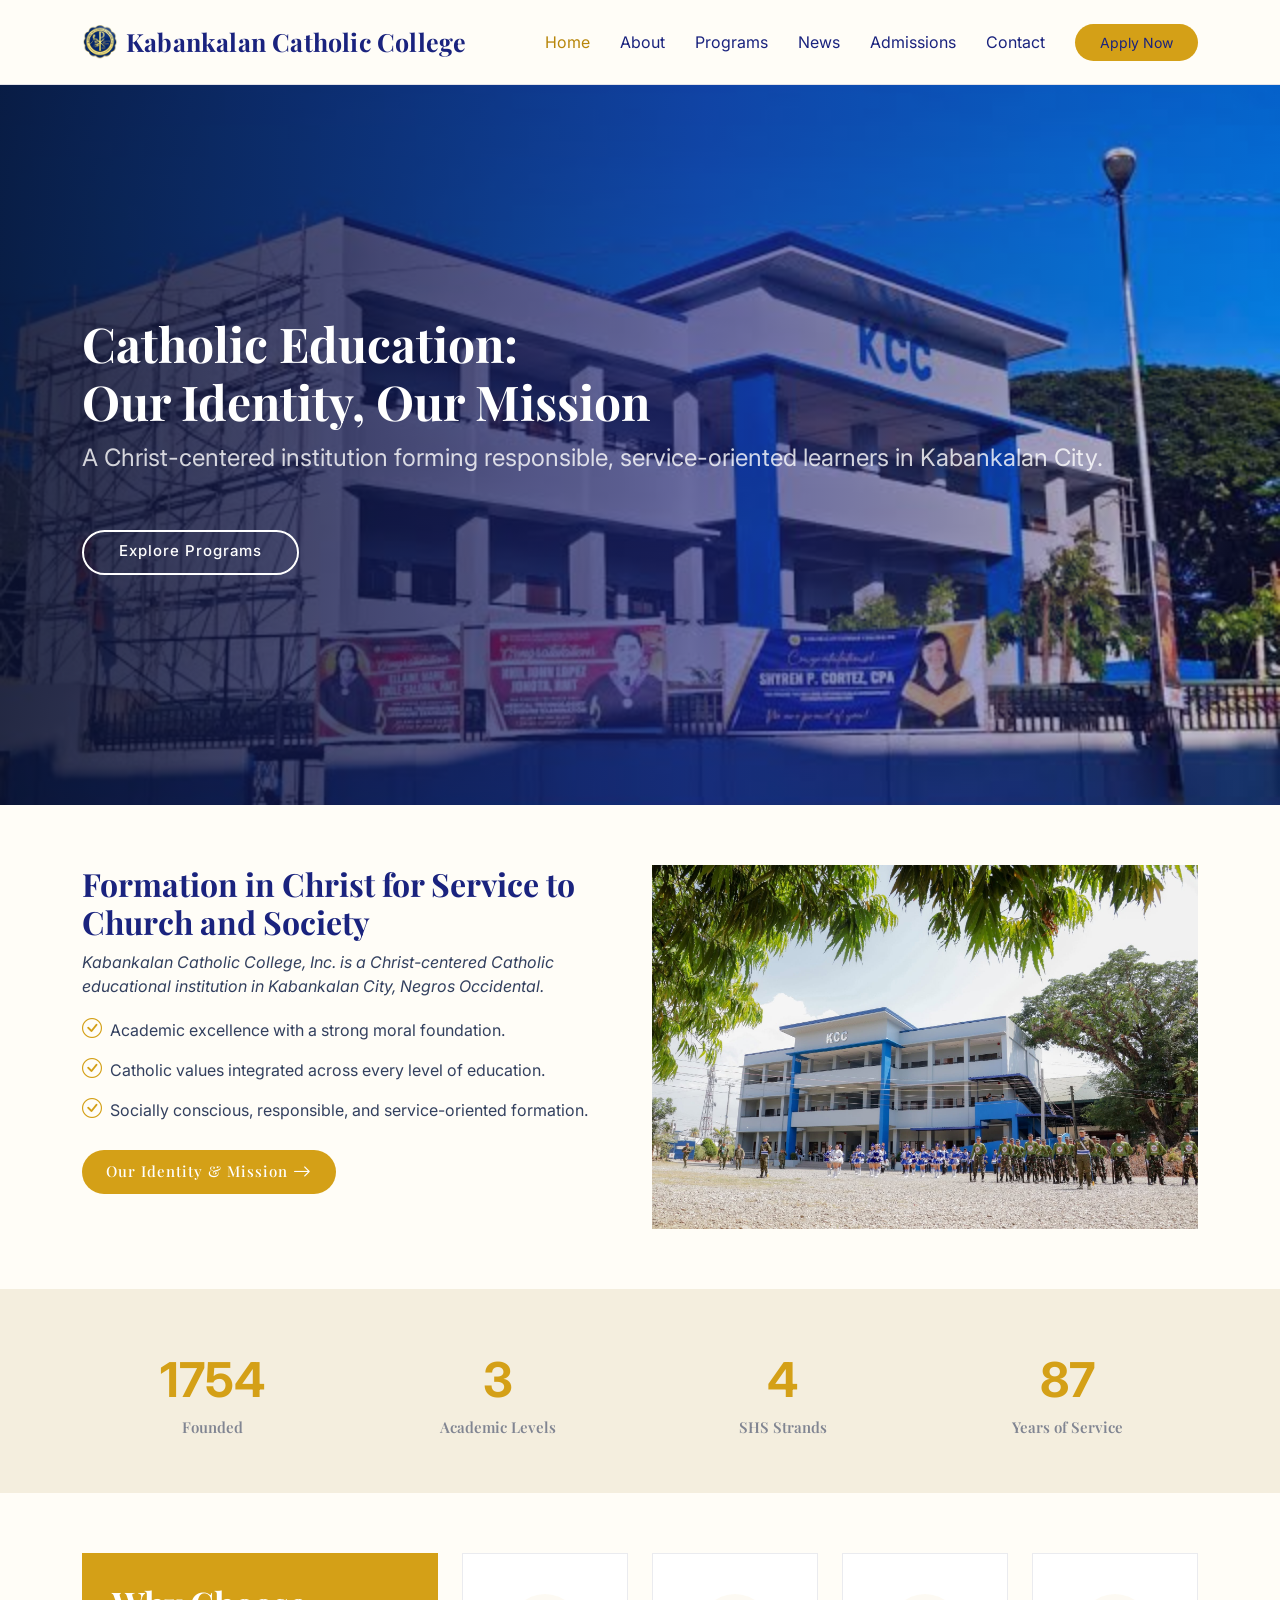
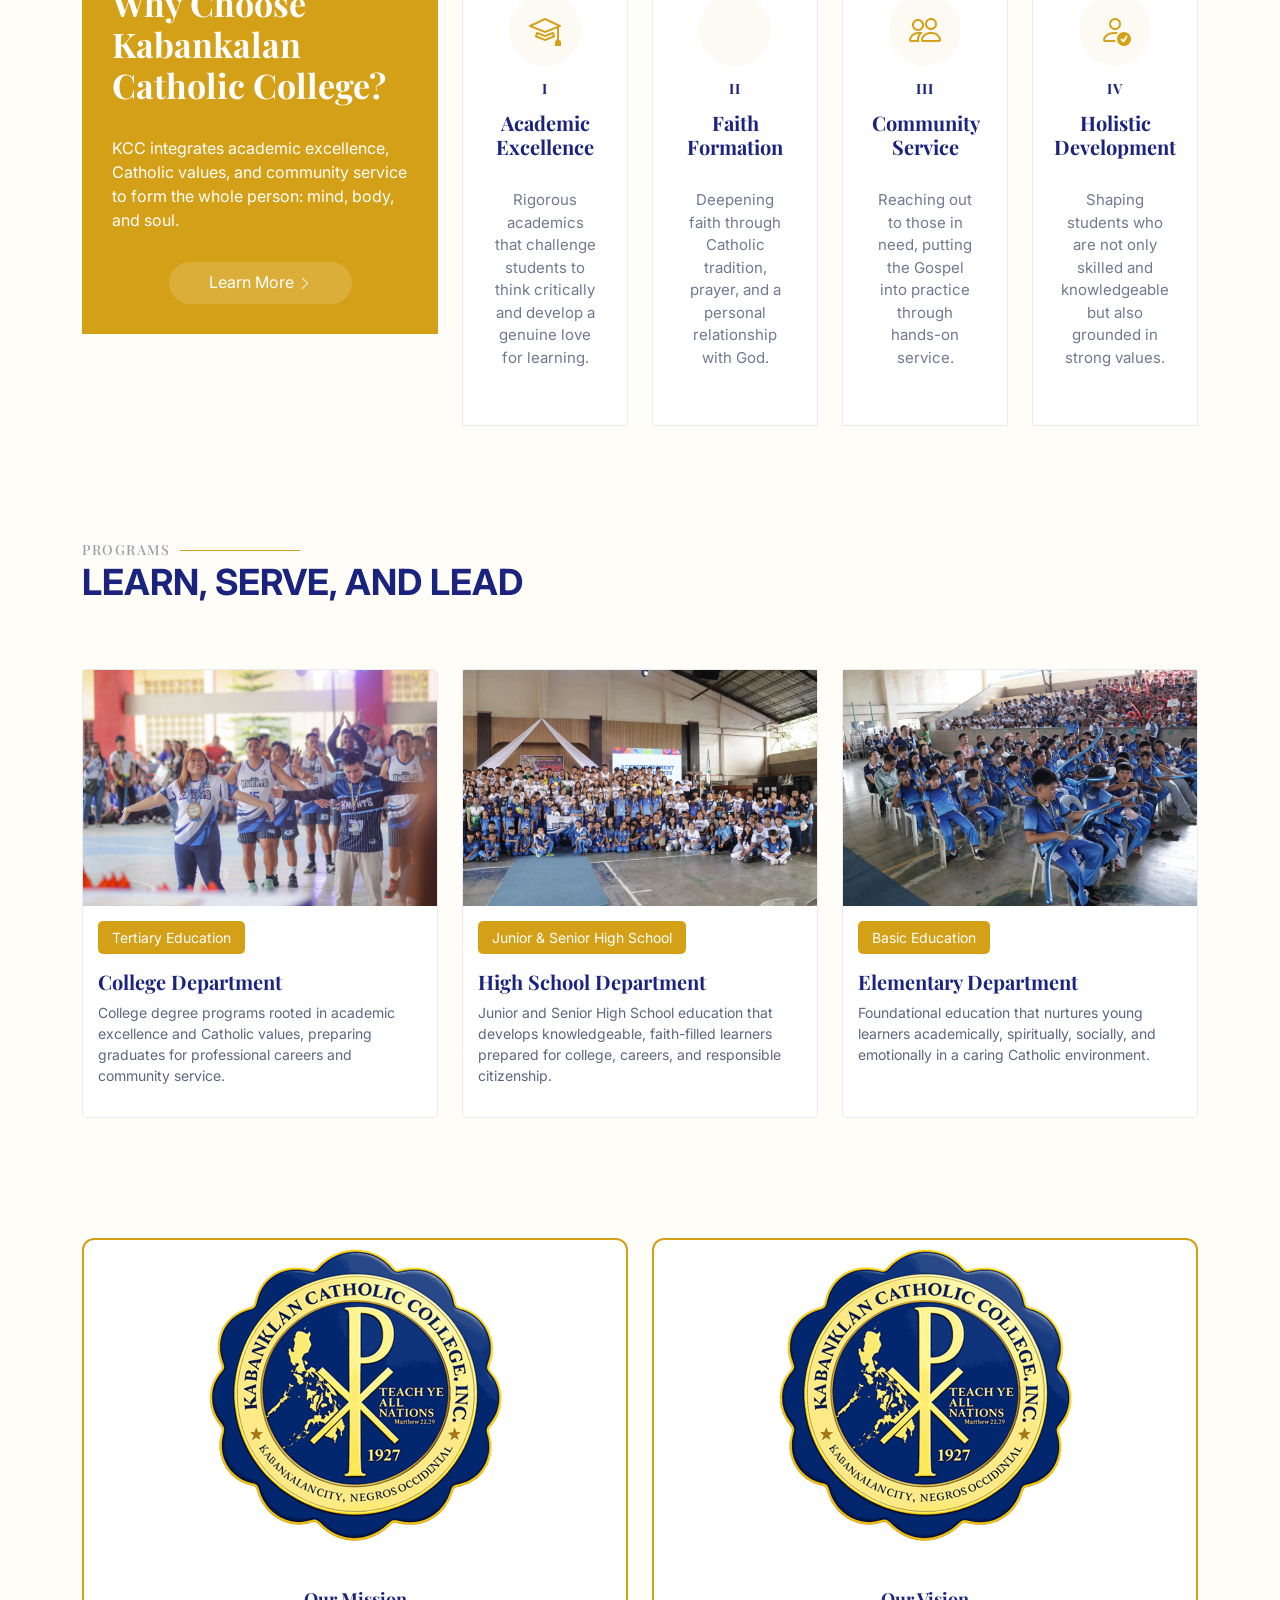
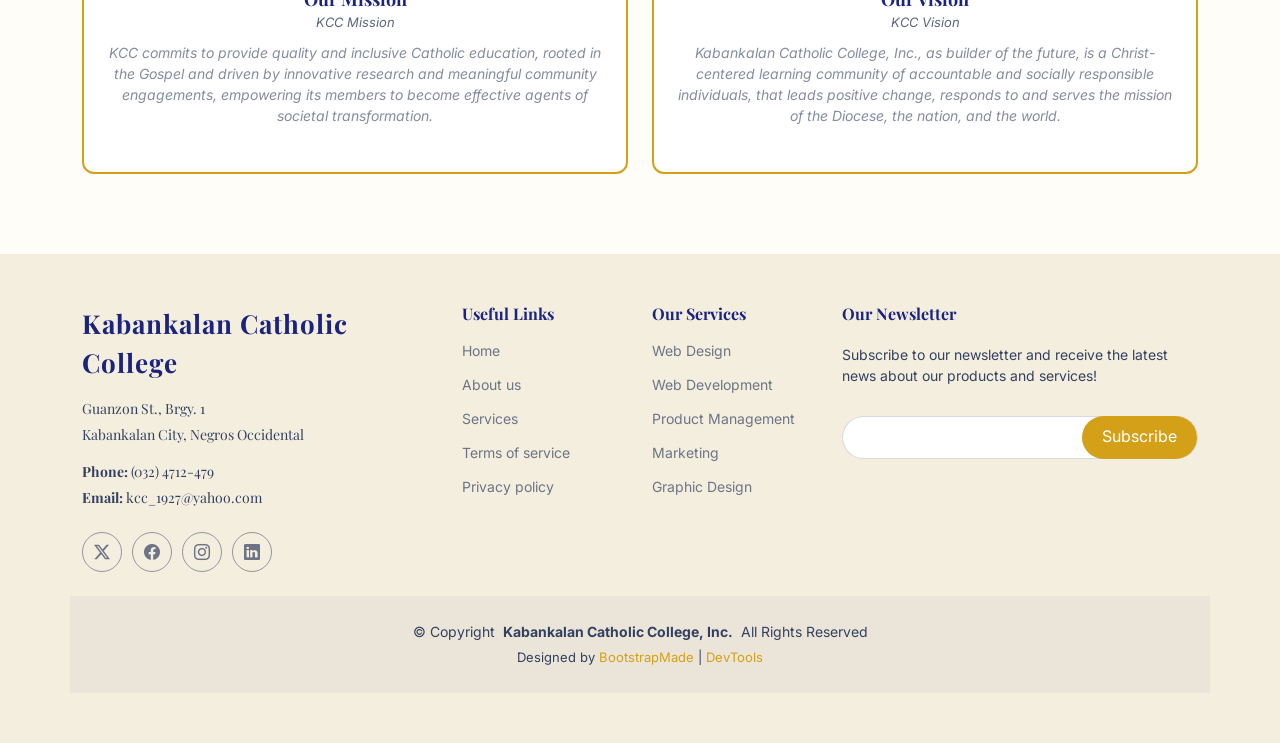
<file: index.html>
<!DOCTYPE html>
<html lang="en">

<head>
  <meta charset="utf-8">
  <meta content="width=device-width, initial-scale=1.0" name="viewport">
  <title>Kabankalan Catholic College, Inc.</title>
  <meta name="description" content="">
  <meta name="keywords" content="">

  <!-- Favicons -->
  <link href="assets/img/favicon.png" rel="icon">
  <link href="assets/img/apple-touch-icon.png" rel="apple-touch-icon">

  <!-- Fonts -->
  <link href="https://fonts.googleapis.com" rel="preconnect">
  <link href="https://fonts.gstatic.com" rel="preconnect" crossorigin>
  <link href="https://fonts.googleapis.com/css2?family=Open+Sans:ital,wght@0,300;0,400;0,500;0,600;0,700;0,800;1,300;1,400;1,500;1,600;1,700;1,800&family=Poppins:ital,wght@0,100;0,200;0,300;0,400;0,500;0,600;0,700;0,800;0,900;1,100;1,200;1,300;1,400;1,500;1,600;1,700;1,800;1,900&family=Raleway:ital,wght@0,100;0,200;0,300;0,400;0,500;0,600;0,700;0,800;0,900;1,100;1,200;1,300;1,400;1,500;1,600;1,700;1,800;1,900&display=swap" rel="stylesheet">

  <!-- Vendor CSS Files -->
  <link href="assets/vendor/bootstrap/css/bootstrap.min.css" rel="stylesheet">
  <link href="assets/vendor/bootstrap-icons/bootstrap-icons.css" rel="stylesheet">
  <link href="assets/vendor/aos/aos.css" rel="stylesheet">
  <link href="assets/vendor/glightbox/css/glightbox.min.css" rel="stylesheet">
  <link href="assets/vendor/swiper/swiper-bundle.min.css" rel="stylesheet">

  <!-- Main CSS File -->
  <link href="assets/css/main.css" rel="stylesheet">

  <!-- =======================================================
  * Template Name: Mentor
  * Template URL: https://bootstrapmade.com/mentor-free-education-bootstrap-theme/
  * Updated: Jul 07 2025 with Bootstrap v5.3.7
  * Author: BootstrapMade.com
  * License: https://bootstrapmade.com/license/
  ======================================================== -->
</head>

<body class="index-page">

  <header id="header" class="header d-flex align-items-center sticky-top">
    <div class="container-fluid container-xl position-relative d-flex align-items-center">

      <a href="index.html" class="logo d-flex align-items-center me-auto">
        <img src="assets/img/kcc-logo.png" alt="Kabankalan Catholic College, Inc.">
        <h1 class="sitename">Kabankalan Catholic College</h1>
      </a>

      <nav id="navmenu" class="navmenu">
        <ul>
          <li><a href="index.html" class="active">Home<br></a></li>
          <li><a href="about.html">About</a></li>
          <li><a href="courses.html">Programs</a></li>
          <li><a href="events.html">News</a></li>
          <li><a href="pricing.html">Admissions</a></li>
          <li><a href="contact.html">Contact</a></li>
        </ul>
        <i class="mobile-nav-toggle d-xl-none bi bi-list"></i>
      </nav>

      <a class="btn-getstarted" href="pricing.html">Apply Now</a>

    </div>
  </header>

  <main class="main">

    <!-- Hero Section -->
    <section id="hero" class="hero section dark-background">

      <img src="assets/img/kcc/about.png" alt="Kabankalan Catholic College campus" data-aos="fade-in">

      <div class="container">
        <h2 data-aos="fade-up" data-aos-delay="100">Catholic Education:<br>Our Identity, Our Mission</h2>
        <p data-aos="fade-up" data-aos-delay="200">A Christ-centered institution forming responsible, service-oriented learners in Kabankalan City.</p>
        <div class="d-flex mt-4" data-aos="fade-up" data-aos-delay="300">
          <a href="courses.html" class="btn-get-started">Explore Programs</a>
        </div>
      </div>

    </section><!-- /Hero Section -->

    <!-- About Section -->
    <section id="about" class="about section">

      <div class="container">

        <div class="row gy-4">

          <div class="col-lg-6 order-1 order-lg-2" data-aos="fade-up" data-aos-delay="100">
            <img src="assets/img/hero-bg.jpg" class="img-fluid" alt="KCC students and community activity">
          </div>

          <div class="col-lg-6 order-2 order-lg-1 content" data-aos="fade-up" data-aos-delay="200">
            <h3>Formation in Christ for Service to Church and Society</h3>
            <p class="fst-italic">
              Kabankalan Catholic College, Inc. is a Christ-centered Catholic educational institution in Kabankalan City,
              Negros Occidental.
            </p>
            <ul>
              <li><i class="bi bi-check-circle"></i> <span>Academic excellence with a strong moral foundation.</span></li>
              <li><i class="bi bi-check-circle"></i> <span>Catholic values integrated across every level of education.</span></li>
              <li><i class="bi bi-check-circle"></i> <span>Socially conscious, responsible, and service-oriented formation.</span></li>
            </ul>
            <a href="about.html" class="read-more"><span>Our Identity & Mission</span><i class="bi bi-arrow-right"></i></a>
          </div>

        </div>

      </div>

    </section><!-- /About Section -->

    <!-- Counts Section -->
    <section id="counts" class="section counts light-background">

      <div class="container" data-aos="fade-up" data-aos-delay="100">

        <div class="row gy-4">

          <div class="col-lg-3 col-md-6">
            <div class="stats-item text-center w-100 h-100">
              <span data-purecounter-start="0" data-purecounter-end="1927" data-purecounter-duration="1" class="purecounter"></span>
              <p>Founded</p>
            </div>
          </div><!-- End Stats Item -->

          <div class="col-lg-3 col-md-6">
            <div class="stats-item text-center w-100 h-100">
              <span data-purecounter-start="0" data-purecounter-end="3" data-purecounter-duration="1" class="purecounter"></span>
              <p>Academic Levels</p>
            </div>
          </div><!-- End Stats Item -->

          <div class="col-lg-3 col-md-6">
            <div class="stats-item text-center w-100 h-100">
              <span data-purecounter-start="0" data-purecounter-end="5" data-purecounter-duration="1" class="purecounter"></span>
              <p>SHS Strands</p>
            </div>
          </div><!-- End Stats Item -->

          <div class="col-lg-3 col-md-6">
            <div class="stats-item text-center w-100 h-100">
              <span data-purecounter-start="0" data-purecounter-end="100" data-purecounter-duration="1" class="purecounter"></span>
              <p>Years of Service</p>
            </div>
          </div><!-- End Stats Item -->

        </div>

      </div>

    </section><!-- /Counts Section -->

    <!-- Why Us Section -->
    <section id="why-us" class="section why-us">

      <div class="container">

        <div class="row gy-4">

          <div class="col-lg-4" data-aos="fade-up" data-aos-delay="100">
            <div class="why-box">
              <h3>Why Choose Kabankalan Catholic College?</h3>
              <p>
                KCC integrates academic excellence, Catholic values, and community service to form the whole person:
                mind, body, and soul.
              </p>
              <div class="text-center">
                <a href="about.html" class="more-btn"><span>Learn More</span> <i class="bi bi-chevron-right"></i></a>
              </div>
            </div>
          </div><!-- End Why Box -->

          <div class="col-lg-8 d-flex align-items-stretch">
            <div class="row gy-4" data-aos="fade-up" data-aos-delay="200">

              <div class="col-xl-3 col-md-6">
                <div class="icon-box d-flex flex-column justify-content-center align-items-center">
                  <i class="bi bi-mortarboard"></i>
                  <span class="pillar-number">I</span>
                  <h4>Academic Excellence</h4>
                  <p>Rigorous academics that challenge students to think critically and develop a genuine love for learning.</p>
                </div>
              </div><!-- End Icon Box -->

              <div class="col-xl-3 col-md-6" data-aos="fade-up" data-aos-delay="300">
                <div class="icon-box d-flex flex-column justify-content-center align-items-center">
                  <i class="bi bi-cross"></i>
                  <span class="pillar-number">II</span>
                  <h4>Faith Formation</h4>
                  <p>Deepening faith through Catholic tradition, prayer, and a personal relationship with God.</p>
                </div>
              </div><!-- End Icon Box -->

              <div class="col-xl-3 col-md-6" data-aos="fade-up" data-aos-delay="400">
                <div class="icon-box d-flex flex-column justify-content-center align-items-center">
                  <i class="bi bi-people"></i>
                  <span class="pillar-number">III</span>
                  <h4>Community Service</h4>
                  <p>Reaching out to those in need, putting the Gospel into practice through hands-on service.</p>
                </div>
              </div><!-- End Icon Box -->

              <div class="col-xl-3 col-md-6" data-aos="fade-up" data-aos-delay="500">
                <div class="icon-box d-flex flex-column justify-content-center align-items-center">
                  <i class="bi bi-person-check"></i>
                  <span class="pillar-number">IV</span>
                  <h4>Holistic Development</h4>
                  <p>Shaping students who are not only skilled and knowledgeable but also grounded in strong values.</p>
                </div>
              </div><!-- End Icon Box -->

            </div>
          </div>

        </div>

      </div>

    </section><!-- /Why Us Section -->

    <!-- Courses Section -->
    <section id="courses" class="courses section">

      <!-- Section Title -->
      <div class="container section-title" data-aos="fade-up">
        <h2>Programs</h2>
        <p>Learn, Serve, and Lead</p>
      </div><!-- End Section Title -->

      <div class="container">

        <div class="row">

          <div class="col-lg-4 col-md-6 d-flex align-items-stretch" data-aos="zoom-in" data-aos-delay="100">
            <div class="course-item">
              <img src="assets/img/college.png" class="img-fluid" alt="KCC College Department">
              <div class="course-content">
                <div class="d-flex justify-content-between align-items-center mb-3">
                  <p class="category">Tertiary Education</p>
                </div>

                <h3><a href="courses.html">College Department</a></h3>
                <p class="description">College degree programs rooted in academic excellence and Catholic values, preparing graduates for professional careers and community service.</p>
              </div>
            </div>
          </div> <!-- End Course Item-->

          <div class="col-lg-4 col-md-6 d-flex align-items-stretch mt-4 mt-md-0" data-aos="zoom-in" data-aos-delay="200">
            <div class="course-item">
              <img src="assets/img/hs.png" class="img-fluid" alt="KCC High School Department">
              <div class="course-content">
                <div class="d-flex justify-content-between align-items-center mb-3">
                  <p class="category">Junior & Senior High School</p>
                </div>

                <h3><a href="courses.html">High School Department</a></h3>
                <p class="description">Junior and Senior High School education that develops knowledgeable, faith-filled learners prepared for college, careers, and responsible citizenship.</p>
              </div>
            </div>
          </div> <!-- End Course Item-->

          <div class="col-lg-4 col-md-6 d-flex align-items-stretch mt-4 mt-lg-0" data-aos="zoom-in" data-aos-delay="300">
            <div class="course-item">
              <img src="assets/img/elem.png" class="img-fluid" alt="KCC Elementary Department">
              <div class="course-content">
                <div class="d-flex justify-content-between align-items-center mb-3">
                  <p class="category">Basic Education</p>
                </div>

                <h3><a href="courses.html">Elementary Department</a></h3>
                <p class="description">Foundational education that nurtures young learners academically, spiritually, socially, and emotionally in a caring Catholic environment.</p>
              </div>
            </div>
          </div> <!-- End Course Item-->

        </div>

      </div>

    </section><!-- /Courses Section -->

    <!-- Mission and Vision Section -->
    <section id="mission-vision" class="section trainers-index">

      <div class="container">

        <div class="row">

          <div class="col-lg-6 col-md-6 d-flex" data-aos="fade-up" data-aos-delay="100">
            <div class="member">
              <img src="assets/img/kcc-logo.png" class="img-fluid" alt="Kabankalan Catholic College official seal">
              <div class="member-content">
                <h4>Our Mission</h4>
                <span>KCC Mission</span>
                <p>
                  KCC commits to provide quality and inclusive Catholic education, rooted in the Gospel and driven by innovative research and meaningful community engagements, empowering its members to become effective agents of societal transformation.
                </p>
              </div>
            </div>
          </div><!-- End Mission Item -->

          <div class="col-lg-6 col-md-6 d-flex" data-aos="fade-up" data-aos-delay="200">
            <div class="member">
              <img src="assets/img/kcc-logo.png" class="img-fluid" alt="Kabankalan Catholic College official seal">
              <div class="member-content">
                <h4>Our Vision</h4>
                <span>KCC Vision</span>
                <p>
                  Kabankalan Catholic College, Inc., as builder of the future, is a Christ-centered learning community of accountable and socially responsible individuals, that leads positive change, responds to and serves the mission of the Diocese, the nation, and the world.
                </p>
              </div>
            </div>
          </div><!-- End Vision Item -->

        </div>

      </div>

    </section><!-- /Mission and Vision Section -->

  </main>

  <footer id="footer" class="footer position-relative light-background">

    <div class="container footer-top">
      <div class="row gy-4">
        <div class="col-lg-4 col-md-6 footer-about">
          <a href="index.html" class="logo d-flex align-items-center">
            <span class="sitename">Kabankalan Catholic College</span>
          </a>
          <div class="footer-contact pt-3">
            <p>Guanzon St., Brgy. 1</p>
            <p>Kabankalan City, Negros Occidental</p>
            <p class="mt-3"><strong>Phone:</strong> <span>(032) 4712-479</span></p>
            <p><strong>Email:</strong> <span>kcc_1927@yahoo.com</span></p>
          </div>
          <div class="social-links d-flex mt-4">
            <a href=""><i class="bi bi-twitter-x"></i></a>
            <a href=""><i class="bi bi-facebook"></i></a>
            <a href=""><i class="bi bi-instagram"></i></a>
            <a href=""><i class="bi bi-linkedin"></i></a>
          </div>
        </div>

        <div class="col-lg-2 col-md-3 footer-links">
          <h4>Useful Links</h4>
          <ul>
            <li><a href="#">Home</a></li>
            <li><a href="#">About us</a></li>
            <li><a href="#">Services</a></li>
            <li><a href="#">Terms of service</a></li>
            <li><a href="#">Privacy policy</a></li>
          </ul>
        </div>

        <div class="col-lg-2 col-md-3 footer-links">
          <h4>Our Services</h4>
          <ul>
            <li><a href="#">Web Design</a></li>
            <li><a href="#">Web Development</a></li>
            <li><a href="#">Product Management</a></li>
            <li><a href="#">Marketing</a></li>
            <li><a href="#">Graphic Design</a></li>
          </ul>
        </div>

        <div class="col-lg-4 col-md-12 footer-newsletter">
          <h4>Our Newsletter</h4>
          <p>Subscribe to our newsletter and receive the latest news about our products and services!</p>
          <form action="#" method="post" class="email-form">
            <div class="newsletter-form"><input type="email" name="email"><input type="submit" value="Subscribe"></div>
            <div class="loading">Loading</div>
            <div class="error-message"></div>
            <div class="sent-message">Your subscription request has been sent. Thank you!</div>
          </form>
        </div>

      </div>
    </div>

    <div class="container copyright text-center mt-4">
      <p>© <span>Copyright</span> <strong class="px-1 sitename">Kabankalan Catholic College, Inc.</strong> <span>All Rights Reserved</span></p>
      <div class="credits">
        <!-- All the links in the footer should remain intact. -->
        <!-- You can delete the links only if you've purchased the pro version. -->
        <!-- Licensing information: https://bootstrapmade.com/license/ -->
        Designed by <a href="https://bootstrapmade.com/">BootstrapMade</a> | <a href="https://bootstrapmade.com/tools/">DevTools</a>
      </div>
    </div>

  </footer>

  <!-- Scroll Top -->
  <a href="#" id="scroll-top" class="scroll-top d-flex align-items-center justify-content-center"><i class="bi bi-arrow-up-short"></i></a>

  <!-- Preloader -->
  <div id="preloader"></div>

  <!-- Vendor JS Files -->
  <script src="assets/vendor/bootstrap/js/bootstrap.bundle.min.js"></script>
  <script src="assets/vendor/aos/aos.js"></script>
  <script src="assets/vendor/glightbox/js/glightbox.min.js"></script>
  <script src="assets/vendor/purecounter/purecounter_vanilla.js"></script>
  <script src="assets/vendor/swiper/swiper-bundle.min.js"></script>

  <!-- Main JS File -->
  <script src="assets/js/main.js"></script>

</body>

</html>
</file>
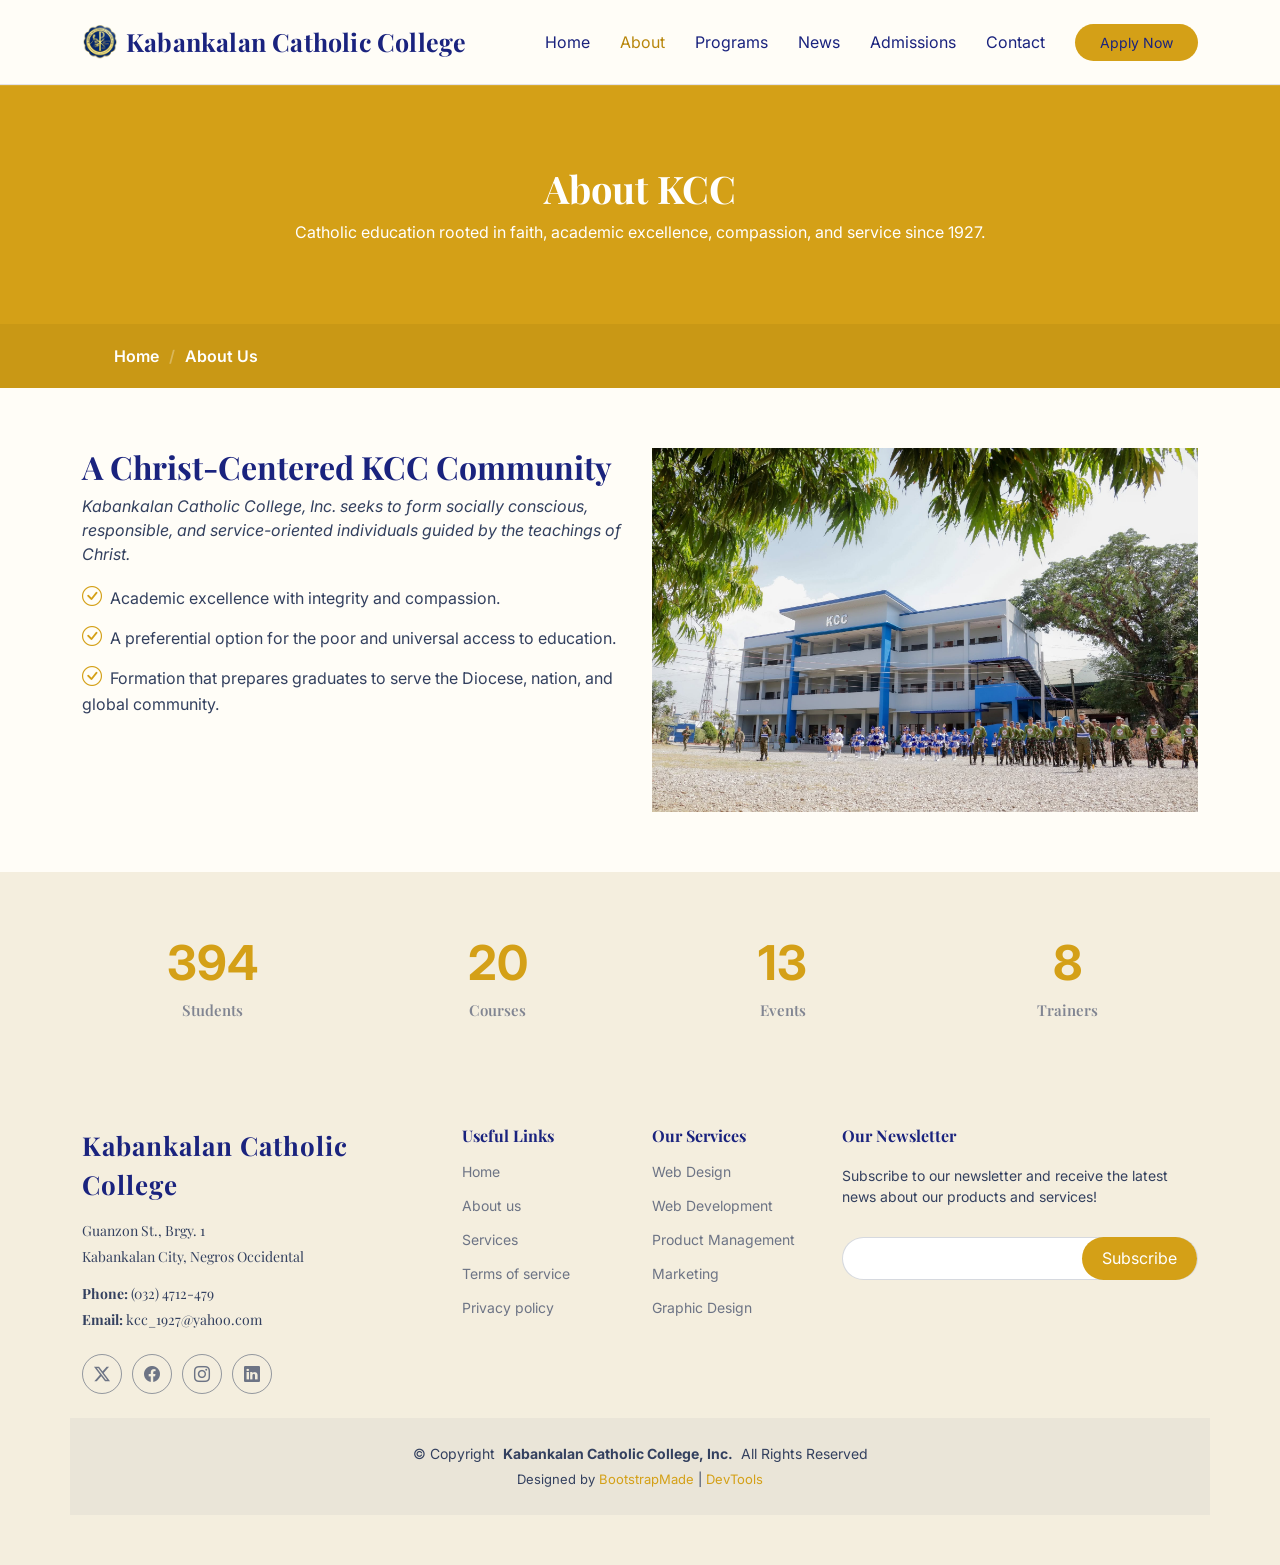
<file: about.html>
<!DOCTYPE html>
<html lang="en">

<head>
  <meta charset="utf-8">
  <meta content="width=device-width, initial-scale=1.0" name="viewport">
  <title>About | Kabankalan Catholic College, Inc.</title>
  <meta name="description" content="">
  <meta name="keywords" content="">

  <!-- Favicons -->
  <link href="assets/img/favicon.png" rel="icon">
  <link href="assets/img/apple-touch-icon.png" rel="apple-touch-icon">

  <!-- Fonts -->
  <link href="https://fonts.googleapis.com" rel="preconnect">
  <link href="https://fonts.gstatic.com" rel="preconnect" crossorigin>
  <link href="https://fonts.googleapis.com/css2?family=Open+Sans:ital,wght@0,300;0,400;0,500;0,600;0,700;0,800;1,300;1,400;1,500;1,600;1,700;1,800&family=Poppins:ital,wght@0,100;0,200;0,300;0,400;0,500;0,600;0,700;0,800;0,900;1,100;1,200;1,300;1,400;1,500;1,600;1,700;1,800;1,900&family=Raleway:ital,wght@0,100;0,200;0,300;0,400;0,500;0,600;0,700;0,800;0,900;1,100;1,200;1,300;1,400;1,500;1,600;1,700;1,800;1,900&display=swap" rel="stylesheet">

  <!-- Vendor CSS Files -->
  <link href="assets/vendor/bootstrap/css/bootstrap.min.css" rel="stylesheet">
  <link href="assets/vendor/bootstrap-icons/bootstrap-icons.css" rel="stylesheet">
  <link href="assets/vendor/aos/aos.css" rel="stylesheet">
  <link href="assets/vendor/glightbox/css/glightbox.min.css" rel="stylesheet">
  <link href="assets/vendor/swiper/swiper-bundle.min.css" rel="stylesheet">

  <!-- Main CSS File -->
  <link href="assets/css/main.css" rel="stylesheet">

  <!-- =======================================================
  * Template Name: Mentor
  * Template URL: https://bootstrapmade.com/mentor-free-education-bootstrap-theme/
  * Updated: Jul 07 2025 with Bootstrap v5.3.7
  * Author: BootstrapMade.com
  * License: https://bootstrapmade.com/license/
  ======================================================== -->
</head>

<body class="about-page">

  <header id="header" class="header d-flex align-items-center sticky-top">
    <div class="container-fluid container-xl position-relative d-flex align-items-center">

      <a href="index.html" class="logo d-flex align-items-center me-auto">
        <img src="assets/img/kcc-logo.png" alt="Kabankalan Catholic College, Inc.">
        <h1 class="sitename">Kabankalan Catholic College</h1>
      </a>

      <nav id="navmenu" class="navmenu">
        <ul>
          <li><a href="index.html">Home<br></a></li>
          <li><a href="about.html" class="active">About</a></li>
          <li><a href="courses.html">Programs</a></li>
          <li><a href="events.html">News</a></li>
          <li><a href="pricing.html">Admissions</a></li>
          <li><a href="contact.html">Contact</a></li>
        </ul>
        <i class="mobile-nav-toggle d-xl-none bi bi-list"></i>
      </nav>

      <a class="btn-getstarted" href="pricing.html">Apply Now</a>

    </div>
  </header>

  <main class="main">

    <!-- Page Title -->
    <div class="page-title" data-aos="fade">
      <div class="heading">
        <div class="container">
          <div class="row d-flex justify-content-center text-center">
            <div class="col-lg-8">
              <h1>About KCC<br></h1>
              <p class="mb-0">Catholic education rooted in faith, academic excellence, compassion, and service since 1927.</p>
            </div>
          </div>
        </div>
      </div>
      <nav class="breadcrumbs">
        <div class="container">
          <ol>
            <li><a href="index.html">Home</a></li>
            <li class="current">About Us<br></li>
          </ol>
        </div>
      </nav>
    </div><!-- End Page Title -->

    <!-- About Us Section -->
    <section id="about-us" class="section about-us">

      <div class="container">

        <div class="row gy-4">

          <div class="col-lg-6 order-1 order-lg-2" data-aos="fade-up" data-aos-delay="100">
            <img src="assets/img/hero-bg.jpg" class="img-fluid" alt="KCC students and community activity">
          </div>

          <div class="col-lg-6 order-2 order-lg-1 content" data-aos="fade-up" data-aos-delay="200">
            <h3>A Christ-Centered KCC Community</h3>
            <p class="fst-italic">
              Kabankalan Catholic College, Inc. seeks to form socially conscious, responsible, and service-oriented individuals guided by the teachings of Christ.
            </p>
            <ul>
              <li><i class="bi bi-check-circle"></i> <span>Academic excellence with integrity and compassion.</span></li>
              <li><i class="bi bi-check-circle"></i> <span>A preferential option for the poor and universal access to education.</span></li>
              <li><i class="bi bi-check-circle"></i> <span>Formation that prepares graduates to serve the Diocese, nation, and global community.</span></li>
            </ul>
          </div>

        </div>

      </div>

    </section><!-- /About Us Section -->

    <!-- Counts Section -->
    <section id="counts" class="section counts light-background">

      <div class="container" data-aos="fade-up" data-aos-delay="100">

        <div class="row gy-4">

          <div class="col-lg-3 col-md-6">
            <div class="stats-item text-center w-100 h-100">
              <span data-purecounter-start="0" data-purecounter-end="1232" data-purecounter-duration="1" class="purecounter"></span>
              <p>Students</p>
            </div>
          </div><!-- End Stats Item -->

          <div class="col-lg-3 col-md-6">
            <div class="stats-item text-center w-100 h-100">
              <span data-purecounter-start="0" data-purecounter-end="64" data-purecounter-duration="1" class="purecounter"></span>
              <p>Courses</p>
            </div>
          </div><!-- End Stats Item -->

          <div class="col-lg-3 col-md-6">
            <div class="stats-item text-center w-100 h-100">
              <span data-purecounter-start="0" data-purecounter-end="42" data-purecounter-duration="1" class="purecounter"></span>
              <p>Events</p>
            </div>
          </div><!-- End Stats Item -->

          <div class="col-lg-3 col-md-6">
            <div class="stats-item text-center w-100 h-100">
              <span data-purecounter-start="0" data-purecounter-end="24" data-purecounter-duration="1" class="purecounter"></span>
              <p>Trainers</p>
            </div>
          </div><!-- End Stats Item -->

        </div>

      </div>

    </section><!-- /Counts Section -->

  </main>

  <footer id="footer" class="footer position-relative light-background">

    <div class="container footer-top">
      <div class="row gy-4">
        <div class="col-lg-4 col-md-6 footer-about">
          <a href="index.html" class="logo d-flex align-items-center">
            <span class="sitename">Kabankalan Catholic College</span>
          </a>
          <div class="footer-contact pt-3">
            <p>Guanzon St., Brgy. 1</p>
            <p>Kabankalan City, Negros Occidental</p>
            <p class="mt-3"><strong>Phone:</strong> <span>(032) 4712-479</span></p>
            <p><strong>Email:</strong> <span>kcc_1927@yahoo.com</span></p>
          </div>
          <div class="social-links d-flex mt-4">
            <a href=""><i class="bi bi-twitter-x"></i></a>
            <a href=""><i class="bi bi-facebook"></i></a>
            <a href=""><i class="bi bi-instagram"></i></a>
            <a href=""><i class="bi bi-linkedin"></i></a>
          </div>
        </div>

        <div class="col-lg-2 col-md-3 footer-links">
          <h4>Useful Links</h4>
          <ul>
            <li><a href="#">Home</a></li>
            <li><a href="#">About us</a></li>
            <li><a href="#">Services</a></li>
            <li><a href="#">Terms of service</a></li>
            <li><a href="#">Privacy policy</a></li>
          </ul>
        </div>

        <div class="col-lg-2 col-md-3 footer-links">
          <h4>Our Services</h4>
          <ul>
            <li><a href="#">Web Design</a></li>
            <li><a href="#">Web Development</a></li>
            <li><a href="#">Product Management</a></li>
            <li><a href="#">Marketing</a></li>
            <li><a href="#">Graphic Design</a></li>
          </ul>
        </div>

        <div class="col-lg-4 col-md-12 footer-newsletter">
          <h4>Our Newsletter</h4>
          <p>Subscribe to our newsletter and receive the latest news about our products and services!</p>
          <form action="#" method="post" class="email-form">
            <div class="newsletter-form"><input type="email" name="email"><input type="submit" value="Subscribe"></div>
            <div class="loading">Loading</div>
            <div class="error-message"></div>
            <div class="sent-message">Your subscription request has been sent. Thank you!</div>
          </form>
        </div>

      </div>
    </div>

    <div class="container copyright text-center mt-4">
      <p>© <span>Copyright</span> <strong class="px-1 sitename">Kabankalan Catholic College, Inc.</strong> <span>All Rights Reserved</span></p>
      <div class="credits">
        <!-- All the links in the footer should remain intact. -->
        <!-- You can delete the links only if you've purchased the pro version. -->
        <!-- Licensing information: https://bootstrapmade.com/license/ -->
        Designed by <a href="https://bootstrapmade.com/">BootstrapMade</a> | <a href="https://bootstrapmade.com/tools/">DevTools</a>
      </div>
    </div>

  </footer>

  <!-- Scroll Top -->
  <a href="#" id="scroll-top" class="scroll-top d-flex align-items-center justify-content-center"><i class="bi bi-arrow-up-short"></i></a>

  <!-- Preloader -->
  <div id="preloader"></div>

  <!-- Vendor JS Files -->
  <script src="assets/vendor/bootstrap/js/bootstrap.bundle.min.js"></script>
  <script src="assets/vendor/aos/aos.js"></script>
  <script src="assets/vendor/glightbox/js/glightbox.min.js"></script>
  <script src="assets/vendor/purecounter/purecounter_vanilla.js"></script>
  <script src="assets/vendor/swiper/swiper-bundle.min.js"></script>

  <!-- Main JS File -->
  <script src="assets/js/main.js"></script>

</body>

</html>
</file>
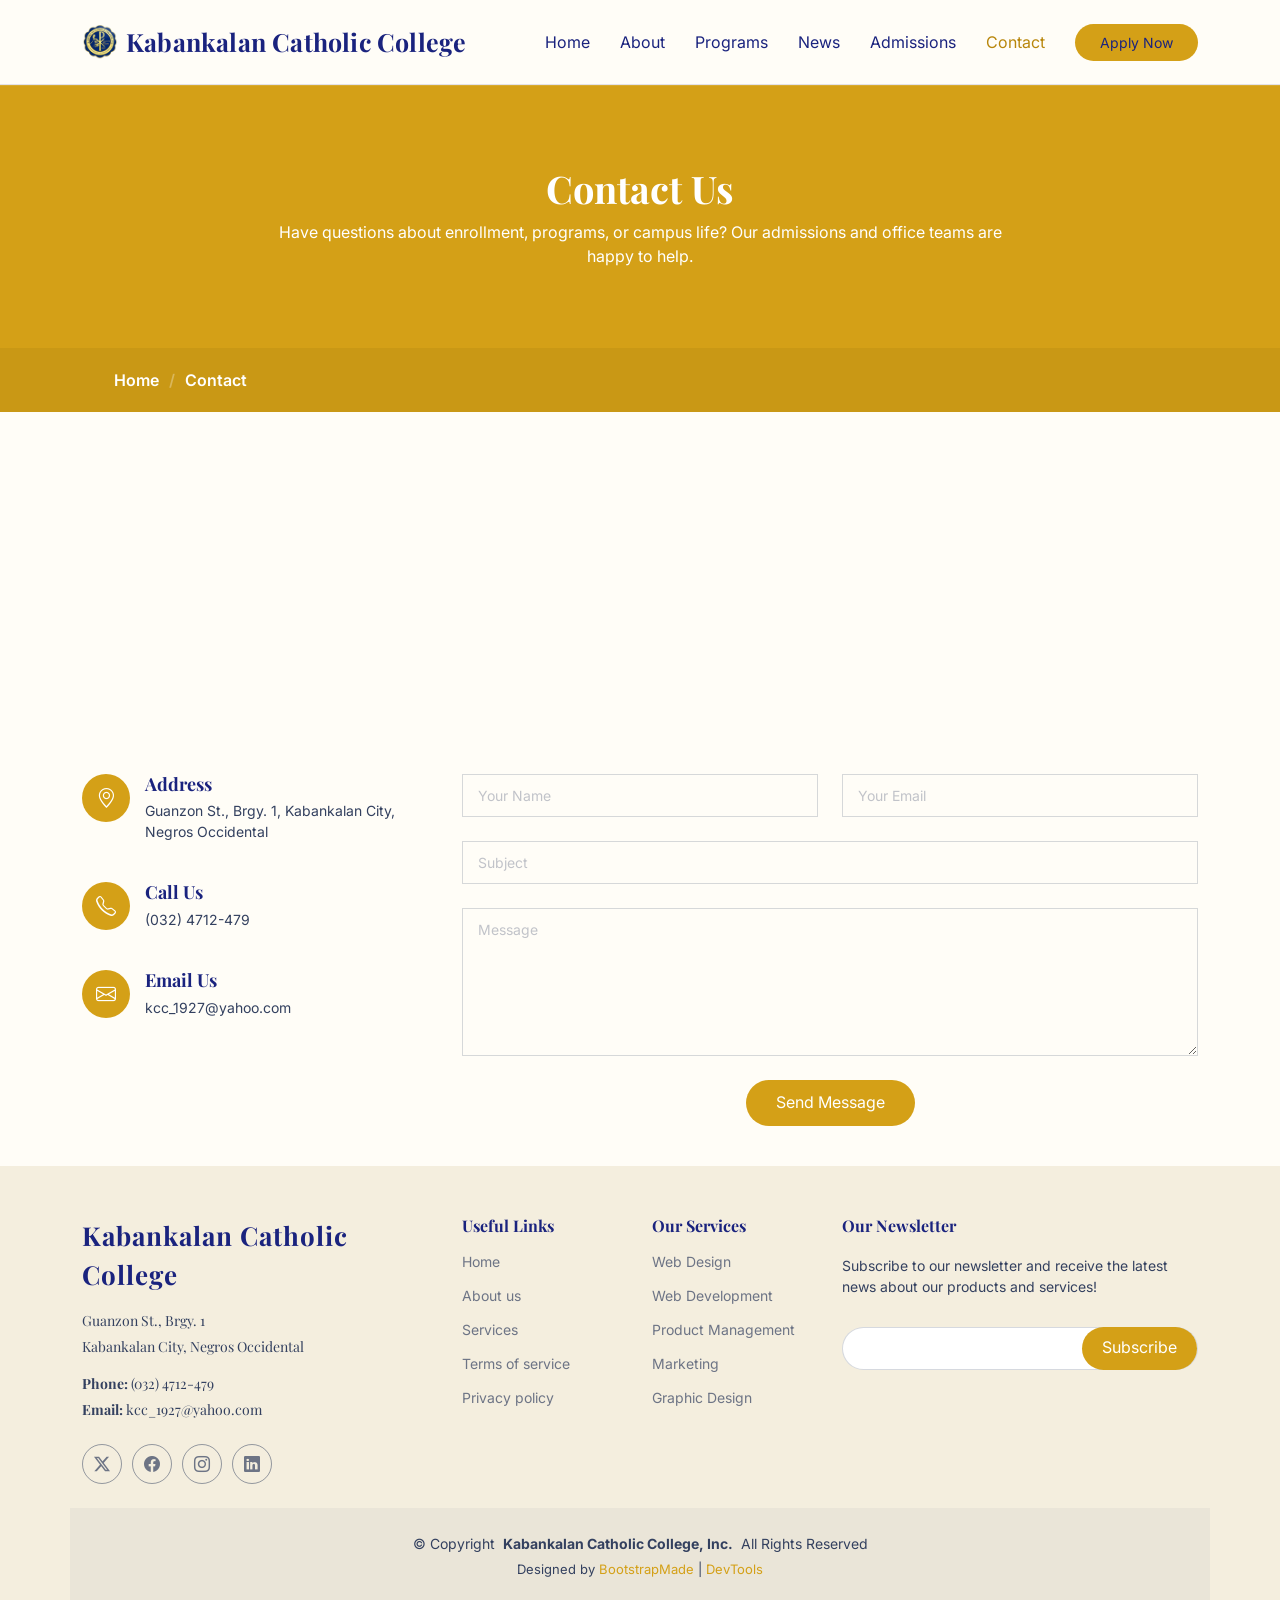
<file: contact.html>
<!DOCTYPE html>
<html lang="en">

<head>
  <meta charset="utf-8">
  <meta content="width=device-width, initial-scale=1.0" name="viewport">
  <title>Contact | Kabankalan Catholic College, Inc.</title>
  <meta name="description" content="">
  <meta name="keywords" content="">

  <!-- Favicons -->
  <link href="assets/img/favicon.png" rel="icon">
  <link href="assets/img/apple-touch-icon.png" rel="apple-touch-icon">

  <!-- Fonts -->
  <link href="https://fonts.googleapis.com" rel="preconnect">
  <link href="https://fonts.gstatic.com" rel="preconnect" crossorigin>
  <link
    href="https://fonts.googleapis.com/css2?family=Open+Sans:ital,wght@0,300;0,400;0,500;0,600;0,700;0,800;1,300;1,400;1,500;1,600;1,700;1,800&family=Poppins:ital,wght@0,100;0,200;0,300;0,400;0,500;0,600;0,700;0,800;0,900;1,100;1,200;1,300;1,400;1,500;1,600;1,700;1,800;1,900&family=Raleway:ital,wght@0,100;0,200;0,300;0,400;0,500;0,600;0,700;0,800;0,900;1,100;1,200;1,300;1,400;1,500;1,600;1,700;1,800;1,900&display=swap"
    rel="stylesheet">

  <!-- Vendor CSS Files -->
  <link href="assets/vendor/bootstrap/css/bootstrap.min.css" rel="stylesheet">
  <link href="assets/vendor/bootstrap-icons/bootstrap-icons.css" rel="stylesheet">
  <link href="assets/vendor/aos/aos.css" rel="stylesheet">
  <link href="assets/vendor/glightbox/css/glightbox.min.css" rel="stylesheet">
  <link href="assets/vendor/swiper/swiper-bundle.min.css" rel="stylesheet">

  <!-- Main CSS File -->
  <link href="assets/css/main.css" rel="stylesheet">

  <!-- =======================================================
  * Template Name: Mentor
  * Template URL: https://bootstrapmade.com/mentor-free-education-bootstrap-theme/
  * Updated: Jul 07 2025 with Bootstrap v5.3.7
  * Author: BootstrapMade.com
  * License: https://bootstrapmade.com/license/
  ======================================================== -->
</head>

<body class="contact-page">

  <header id="header" class="header d-flex align-items-center sticky-top">
    <div class="container-fluid container-xl position-relative d-flex align-items-center">

      <a href="index.html" class="logo d-flex align-items-center me-auto">
        <img src="assets/img/kcc-logo.png" alt="Kabankalan Catholic College, Inc.">
        <h1 class="sitename">Kabankalan Catholic College</h1>
      </a>

      <nav id="navmenu" class="navmenu">
        <ul>
          <li><a href="index.html">Home<br></a></li>
          <li><a href="about.html">About</a></li>
          <li><a href="courses.html">Programs</a></li>
          <li><a href="events.html">News</a></li>
          <li><a href="pricing.html">Admissions</a></li>
          <li><a href="contact.html" class="active">Contact</a></li>
        </ul>
        <i class="mobile-nav-toggle d-xl-none bi bi-list"></i>
      </nav>

      <a class="btn-getstarted" href="pricing.html">Apply Now</a>

    </div>
  </header>

  <main class="main">

    <!-- Page Title -->
    <div class="page-title" data-aos="fade">
      <div class="heading">
        <div class="container">
          <div class="row d-flex justify-content-center text-center">
            <div class="col-lg-8">
              <h1>Contact Us</h1>
              <p class="mb-0">Have questions about enrollment, programs, or campus life? Our admissions and office teams are happy to help.</p>
            </div>
          </div>
        </div>
      </div>
      <nav class="breadcrumbs">
        <div class="container">
          <ol>
            <li><a href="index.html">Home</a></li>
            <li class="current">Contact</li>
          </ol>
        </div>
      </nav>
    </div><!-- End Page Title -->

    <!-- Contact Section -->
    <section id="contact" class="contact section">

      <div class="mb-5" data-aos="fade-up" data-aos-delay="200">
        <iframe style="border:0; width: 100%; height: 300px;"
          src="https://www.google.com/maps/embed?pb=!1m14!1m8!1m3!1d48389.78314118045!2d-74.006138!3d40.710059!3m2!1i1024!2i768!4f13.1!3m3!1m2!1s0x89c25a22a3bda30d%3A0xb89d1fe6bc499443!2sDowntown%20Conference%20Center!5e0!3m2!1sen!2sus!4v1676961268712!5m2!1sen!2sus"
          frameborder="0" allowfullscreen="" loading="lazy" referrerpolicy="no-referrer-when-downgrade"></iframe>
      </div><!-- End Google Maps -->

      <div class="container" data-aos="fade-up" data-aos-delay="100">

        <div class="row gy-4">

          <div class="col-lg-4">
            <div class="info-item d-flex" data-aos="fade-up" data-aos-delay="300">
              <i class="bi bi-geo-alt flex-shrink-0"></i>
              <div>
                <h3>Address</h3>
                <p>Guanzon St., Brgy. 1, Kabankalan City, Negros Occidental</p>
              </div>
            </div><!-- End Info Item -->

            <div class="info-item d-flex" data-aos="fade-up" data-aos-delay="400">
              <i class="bi bi-telephone flex-shrink-0"></i>
              <div>
                <h3>Call Us</h3>
                <p>(032) 4712-479</p>
              </div>
            </div><!-- End Info Item -->

            <div class="info-item d-flex" data-aos="fade-up" data-aos-delay="500">
              <i class="bi bi-envelope flex-shrink-0"></i>
              <div>
                <h3>Email Us</h3>
                <p>kcc_1927@yahoo.com</p>
              </div>
            </div><!-- End Info Item -->

          </div>

          <div class="col-lg-8">
            <form action="#" method="post" class="email-form" data-aos="fade-up" data-aos-delay="200">
              <div class="row gy-4">

                <div class="col-md-6">
                  <input type="text" name="name" class="form-control" placeholder="Your Name" required="">
                </div>

                <div class="col-md-6 ">
                  <input type="email" class="form-control" name="email" placeholder="Your Email" required="">
                </div>

                <div class="col-md-12">
                  <input type="text" class="form-control" name="subject" placeholder="Subject" required="">
                </div>

                <div class="col-md-12">
                  <textarea class="form-control" name="message" rows="6" placeholder="Message" required=""></textarea>
                </div>

                <div class="col-md-12 text-center">
                  <div class="loading">Loading</div>
                  <div class="error-message"></div>
                  <div class="sent-message">Your message has been sent. Thank you!</div>

                  <button type="submit">Send Message</button>
                </div>

              </div>
            </form>
          </div><!-- End Contact Form -->

        </div>

      </div>

    </section><!-- /Contact Section -->

  </main>

  <footer id="footer" class="footer position-relative light-background">

    <div class="container footer-top">
      <div class="row gy-4">
        <div class="col-lg-4 col-md-6 footer-about">
          <a href="index.html" class="logo d-flex align-items-center">
            <span class="sitename">Kabankalan Catholic College</span>
          </a>
          <div class="footer-contact pt-3">
            <p>Guanzon St., Brgy. 1</p>
            <p>Kabankalan City, Negros Occidental</p>
            <p class="mt-3"><strong>Phone:</strong> <span>(032) 4712-479</span></p>
            <p><strong>Email:</strong> <span>kcc_1927@yahoo.com</span></p>
          </div>
          <div class="social-links d-flex mt-4">
            <a href=""><i class="bi bi-twitter-x"></i></a>
            <a href=""><i class="bi bi-facebook"></i></a>
            <a href=""><i class="bi bi-instagram"></i></a>
            <a href=""><i class="bi bi-linkedin"></i></a>
          </div>
        </div>

        <div class="col-lg-2 col-md-3 footer-links">
          <h4>Useful Links</h4>
          <ul>
            <li><a href="#">Home</a></li>
            <li><a href="#">About us</a></li>
            <li><a href="#">Services</a></li>
            <li><a href="#">Terms of service</a></li>
            <li><a href="#">Privacy policy</a></li>
          </ul>
        </div>

        <div class="col-lg-2 col-md-3 footer-links">
          <h4>Our Services</h4>
          <ul>
            <li><a href="#">Web Design</a></li>
            <li><a href="#">Web Development</a></li>
            <li><a href="#">Product Management</a></li>
            <li><a href="#">Marketing</a></li>
            <li><a href="#">Graphic Design</a></li>
          </ul>
        </div>

        <div class="col-lg-4 col-md-12 footer-newsletter">
          <h4>Our Newsletter</h4>
          <p>Subscribe to our newsletter and receive the latest news about our products and services!</p>
          <form action="#" method="post" class="email-form">
            <div class="newsletter-form"><input type="email" name="email"><input type="submit" value="Subscribe"></div>
            <div class="loading">Loading</div>
            <div class="error-message"></div>
            <div class="sent-message">Your subscription request has been sent. Thank you!</div>
          </form>
        </div>

      </div>
    </div>

    <div class="container copyright text-center mt-4">
      <p>© <span>Copyright</span> <strong class="px-1 sitename">Kabankalan Catholic College, Inc.</strong> <span>All Rights Reserved</span></p>
      <div class="credits">
        <!-- All the links in the footer should remain intact. -->
        <!-- You can delete the links only if you've purchased the pro version. -->
        <!-- Licensing information: https://bootstrapmade.com/license/ -->
        Designed by <a href="https://bootstrapmade.com/">BootstrapMade</a> | <a
          href="https://bootstrapmade.com/tools/">DevTools</a>
      </div>
    </div>

  </footer>

  <!-- Scroll Top -->
  <a href="#" id="scroll-top" class="scroll-top d-flex align-items-center justify-content-center"><i
      class="bi bi-arrow-up-short"></i></a>

  <!-- Preloader -->
  <div id="preloader"></div>

  <!-- Vendor JS Files -->
  <script src="assets/vendor/bootstrap/js/bootstrap.bundle.min.js"></script>
  <script src="assets/vendor/aos/aos.js"></script>
  <script src="assets/vendor/glightbox/js/glightbox.min.js"></script>
  <script src="assets/vendor/purecounter/purecounter_vanilla.js"></script>
  <script src="assets/vendor/swiper/swiper-bundle.min.js"></script>

  <!-- Main JS File -->
  <script src="assets/js/main.js"></script>

</body>

</html>
</file>
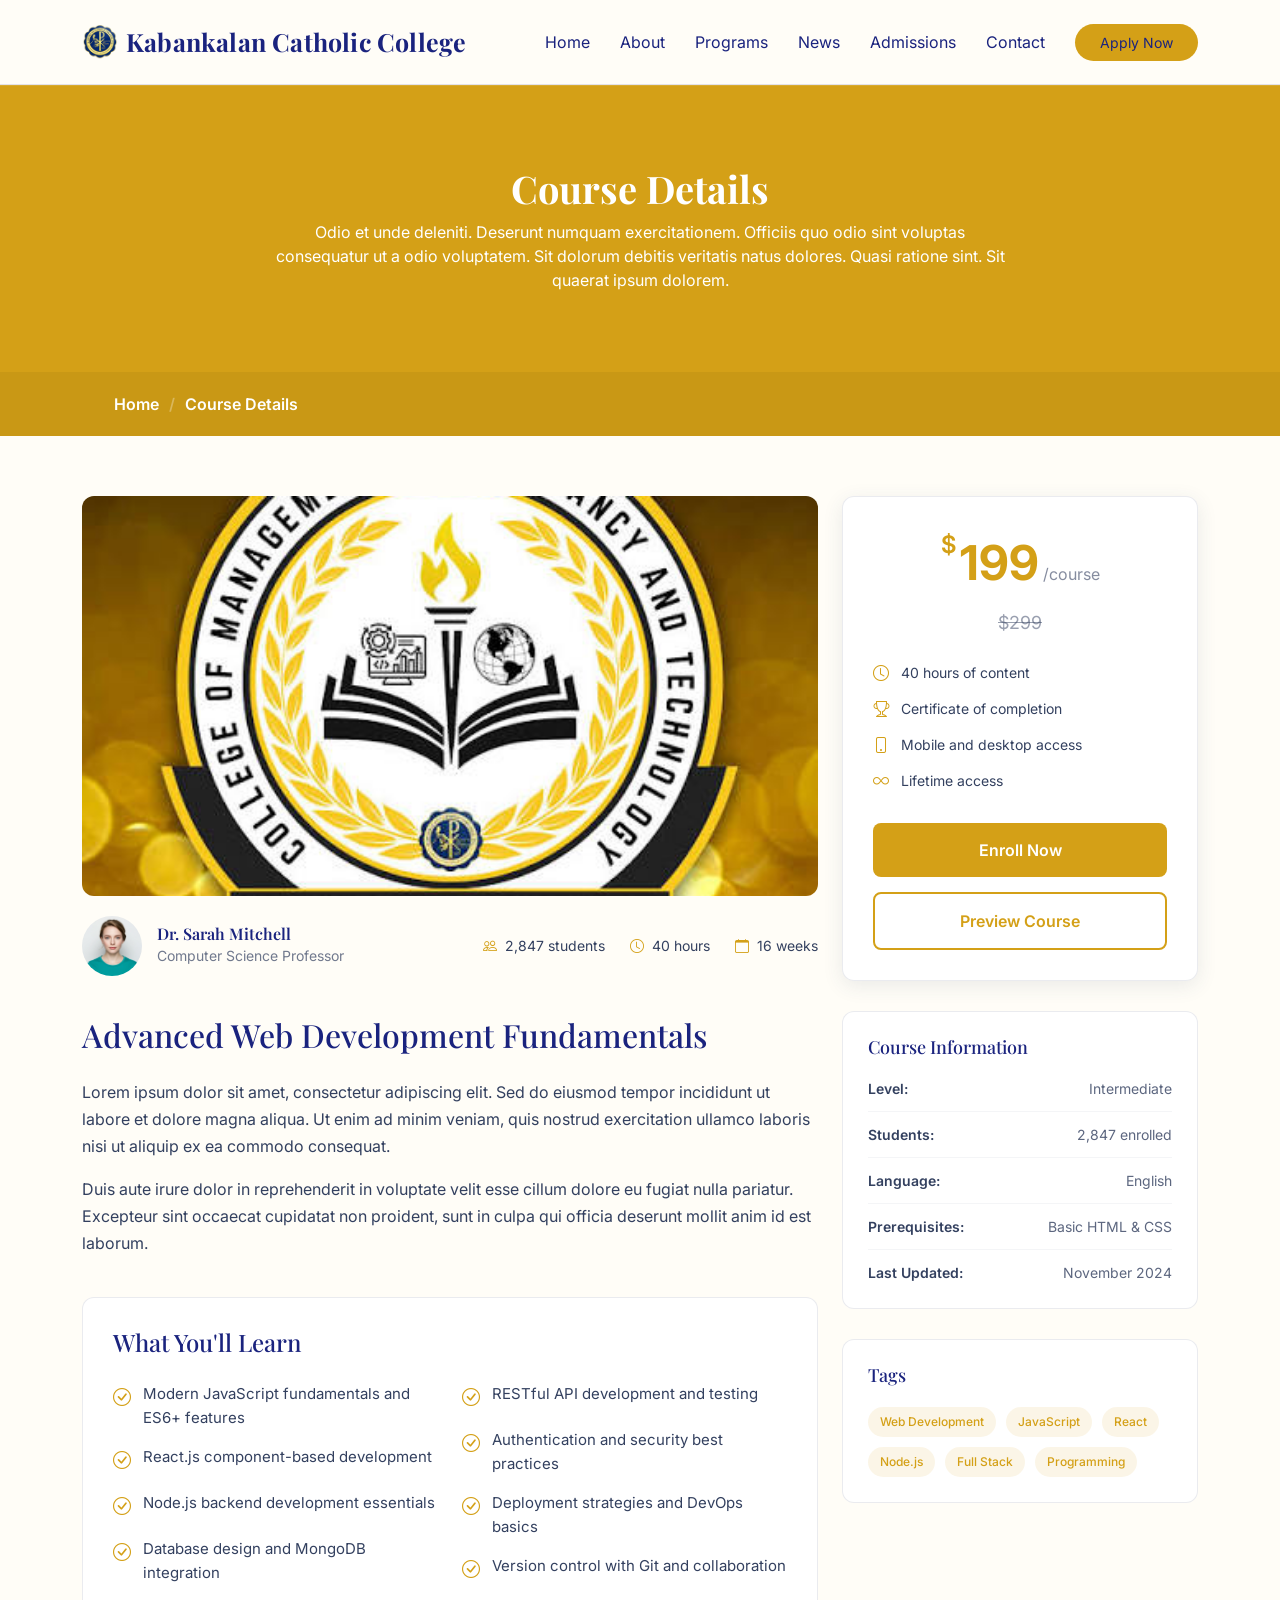
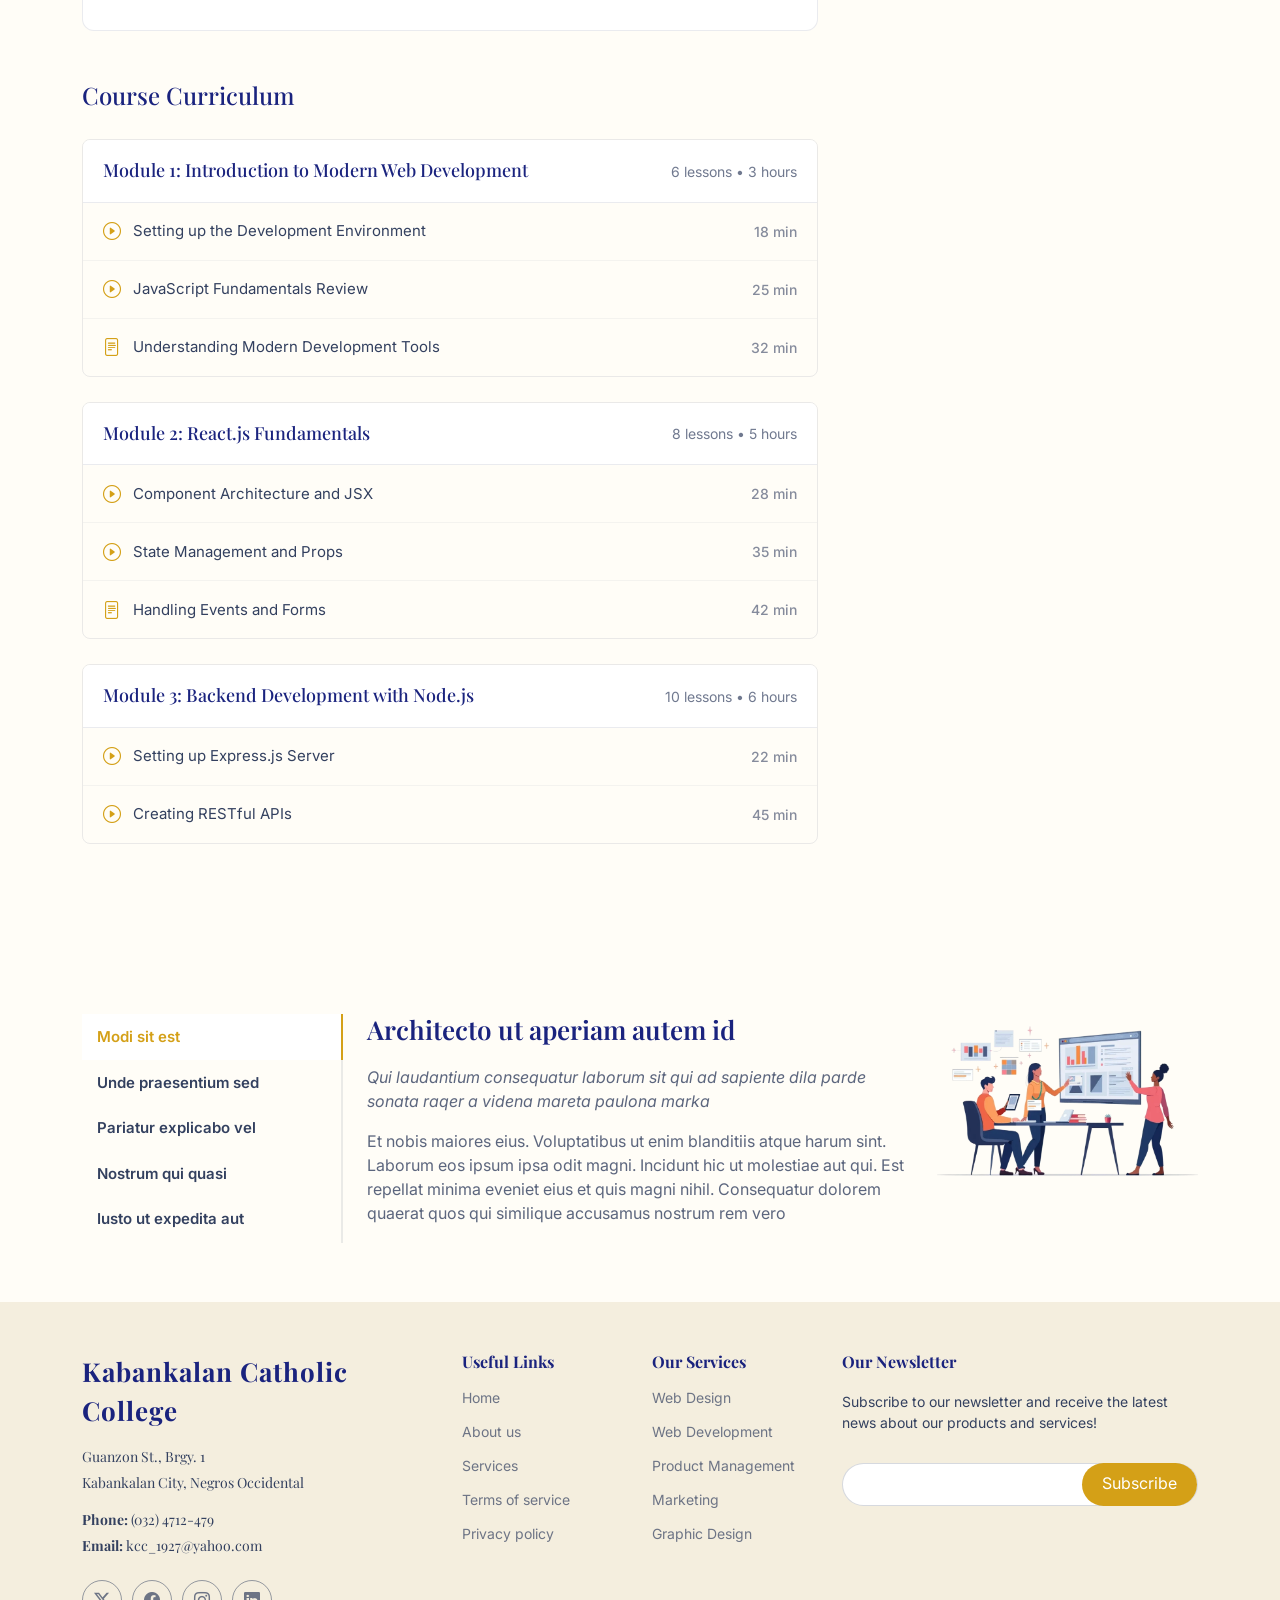
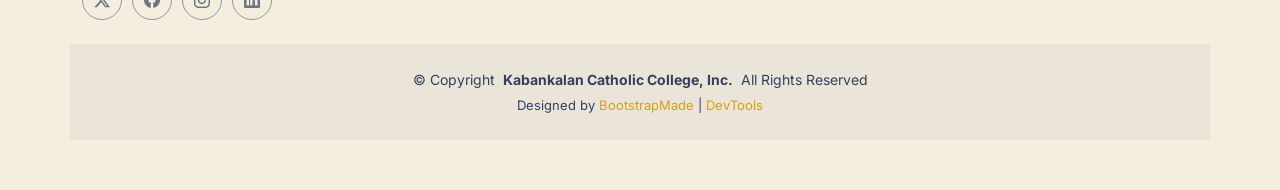
<file: course-details.html>
<!DOCTYPE html>
<html lang="en">

<head>
  <meta charset="utf-8">
  <meta content="width=device-width, initial-scale=1.0" name="viewport">
  <title>Program Details | Kabankalan Catholic College, Inc.</title>
  <meta name="description" content="">
  <meta name="keywords" content="">

  <!-- Favicons -->
  <link href="assets/img/favicon.png" rel="icon">
  <link href="assets/img/apple-touch-icon.png" rel="apple-touch-icon">

  <!-- Fonts -->
  <link href="https://fonts.googleapis.com" rel="preconnect">
  <link href="https://fonts.gstatic.com" rel="preconnect" crossorigin>
  <link href="https://fonts.googleapis.com/css2?family=Open+Sans:ital,wght@0,300;0,400;0,500;0,600;0,700;0,800;1,300;1,400;1,500;1,600;1,700;1,800&family=Poppins:ital,wght@0,100;0,200;0,300;0,400;0,500;0,600;0,700;0,800;0,900;1,100;1,200;1,300;1,400;1,500;1,600;1,700;1,800;1,900&family=Raleway:ital,wght@0,100;0,200;0,300;0,400;0,500;0,600;0,700;0,800;0,900;1,100;1,200;1,300;1,400;1,500;1,600;1,700;1,800;1,900&display=swap" rel="stylesheet">

  <!-- Vendor CSS Files -->
  <link href="assets/vendor/bootstrap/css/bootstrap.min.css" rel="stylesheet">
  <link href="assets/vendor/bootstrap-icons/bootstrap-icons.css" rel="stylesheet">
  <link href="assets/vendor/aos/aos.css" rel="stylesheet">
  <link href="assets/vendor/glightbox/css/glightbox.min.css" rel="stylesheet">
  <link href="assets/vendor/swiper/swiper-bundle.min.css" rel="stylesheet">

  <!-- Main CSS File -->
  <link href="assets/css/main.css" rel="stylesheet">

  <!-- =======================================================
  * Template Name: Mentor
  * Template URL: https://bootstrapmade.com/mentor-free-education-bootstrap-theme/
  * Updated: Jul 07 2025 with Bootstrap v5.3.7
  * Author: BootstrapMade.com
  * License: https://bootstrapmade.com/license/
  ======================================================== -->
</head>

<body class="course-details-page">

  <header id="header" class="header d-flex align-items-center sticky-top">
    <div class="container-fluid container-xl position-relative d-flex align-items-center">

      <a href="index.html" class="logo d-flex align-items-center me-auto">
        <img src="assets/img/kcc-logo.png" alt="Kabankalan Catholic College, Inc.">
        <h1 class="sitename">Kabankalan Catholic College</h1>
      </a>

      <nav id="navmenu" class="navmenu">
        <ul>
          <li><a href="index.html">Home<br></a></li>
          <li><a href="about.html">About</a></li>
          <li><a href="courses.html">Programs</a></li>
          <li><a href="events.html">News</a></li>
          <li><a href="pricing.html">Admissions</a></li>
          <li><a href="contact.html">Contact</a></li>
        </ul>
        <i class="mobile-nav-toggle d-xl-none bi bi-list"></i>
      </nav>

      <a class="btn-getstarted" href="pricing.html">Apply Now</a>

    </div>
  </header>

  <main class="main">

    <!-- Page Title -->
    <div class="page-title" data-aos="fade">
      <div class="heading">
        <div class="container">
          <div class="row d-flex justify-content-center text-center">
            <div class="col-lg-8">
              <h1>Course Details</h1>
              <p class="mb-0">Odio et unde deleniti. Deserunt numquam exercitationem. Officiis quo odio sint voluptas consequatur ut a odio voluptatem. Sit dolorum debitis veritatis natus dolores. Quasi ratione sint. Sit quaerat ipsum dolorem.</p>
            </div>
          </div>
        </div>
      </div>
      <nav class="breadcrumbs">
        <div class="container">
          <ol>
            <li><a href="index.html">Home</a></li>
            <li class="current">Course Details</li>
          </ol>
        </div>
      </nav>
    </div><!-- End Page Title -->

    <!-- Course Details Section -->
    <section id="course-details" class="course-details section">

      <div class="container" data-aos="fade-up" data-aos-delay="100">

        <div class="row">
          <div class="col-lg-8">

            <!-- Course Header -->
            <div class="course-header" data-aos="fade-up" data-aos-delay="200">
              <div class="course-image">
                <img src="assets/img/cmat.png" alt="College of Management, Accountancy and Technology" class="img-fluid">
              </div>
              <div class="course-meta">
                <div class="instructor">
                  <img src="assets/img/person/person-f-3.webp" alt="Instructor" class="instructor-avatar">
                  <div class="instructor-info">
                    <h6>Dr. Sarah Mitchell</h6>
                    <span>Computer Science Professor</span>
                  </div>
                </div>
                <div class="course-stats">
                  <div class="stat-item">
                    <i class="bi bi-people"></i>
                    <span>2,847 students</span>
                  </div>
                  <div class="stat-item">
                    <i class="bi bi-clock"></i>
                    <span>40 hours</span>
                  </div>
                  <div class="stat-item">
                    <i class="bi bi-calendar"></i>
                    <span>16 weeks</span>
                  </div>
                </div>
              </div>
            </div><!-- End Course Header -->

            <!-- Course Content -->
            <div class="course-content" data-aos="fade-up" data-aos-delay="300">
              <h2>Advanced Web Development Fundamentals</h2>

              <div class="course-description">
                <p>Lorem ipsum dolor sit amet, consectetur adipiscing elit. Sed do eiusmod tempor incididunt ut labore et dolore magna aliqua. Ut enim ad minim veniam, quis nostrud exercitation ullamco laboris nisi ut aliquip ex ea commodo consequat.</p>

                <p>Duis aute irure dolor in reprehenderit in voluptate velit esse cillum dolore eu fugiat nulla pariatur. Excepteur sint occaecat cupidatat non proident, sunt in culpa qui officia deserunt mollit anim id est laborum.</p>
              </div>

              <div class="what-you-learn">
                <h3>What You'll Learn</h3>
                <div class="row">
                  <div class="col-md-6">
                    <ul class="learn-list">
                      <li><i class="bi bi-check-circle"></i>Modern JavaScript fundamentals and ES6+ features</li>
                      <li><i class="bi bi-check-circle"></i>React.js component-based development</li>
                      <li><i class="bi bi-check-circle"></i>Node.js backend development essentials</li>
                      <li><i class="bi bi-check-circle"></i>Database design and MongoDB integration</li>
                    </ul>
                  </div>
                  <div class="col-md-6">
                    <ul class="learn-list">
                      <li><i class="bi bi-check-circle"></i>RESTful API development and testing</li>
                      <li><i class="bi bi-check-circle"></i>Authentication and security best practices</li>
                      <li><i class="bi bi-check-circle"></i>Deployment strategies and DevOps basics</li>
                      <li><i class="bi bi-check-circle"></i>Version control with Git and collaboration</li>
                    </ul>
                  </div>
                </div>
              </div>

            </div><!-- End Course Content -->

            <!-- Course Curriculum -->
            <div class="course-curriculum" data-aos="fade-up" data-aos-delay="400">
              <h3>Course Curriculum</h3>

              <div class="curriculum-section">
                <div class="section-header">
                  <h4>Module 1: Introduction to Modern Web Development</h4>
                  <span class="lessons-count">6 lessons • 3 hours</span>
                </div>
                <div class="lessons">
                  <div class="lesson-item">
                    <div class="lesson-info">
                      <i class="bi bi-play-circle"></i>
                      <span>Setting up the Development Environment</span>
                    </div>
                    <span class="lesson-duration">18 min</span>
                  </div>
                  <div class="lesson-item">
                    <div class="lesson-info">
                      <i class="bi bi-play-circle"></i>
                      <span>JavaScript Fundamentals Review</span>
                    </div>
                    <span class="lesson-duration">25 min</span>
                  </div>
                  <div class="lesson-item">
                    <div class="lesson-info">
                      <i class="bi bi-file-text"></i>
                      <span>Understanding Modern Development Tools</span>
                    </div>
                    <span class="lesson-duration">32 min</span>
                  </div>
                </div>
              </div>

              <div class="curriculum-section">
                <div class="section-header">
                  <h4>Module 2: React.js Fundamentals</h4>
                  <span class="lessons-count">8 lessons • 5 hours</span>
                </div>
                <div class="lessons">
                  <div class="lesson-item">
                    <div class="lesson-info">
                      <i class="bi bi-play-circle"></i>
                      <span>Component Architecture and JSX</span>
                    </div>
                    <span class="lesson-duration">28 min</span>
                  </div>
                  <div class="lesson-item">
                    <div class="lesson-info">
                      <i class="bi bi-play-circle"></i>
                      <span>State Management and Props</span>
                    </div>
                    <span class="lesson-duration">35 min</span>
                  </div>
                  <div class="lesson-item">
                    <div class="lesson-info">
                      <i class="bi bi-file-text"></i>
                      <span>Handling Events and Forms</span>
                    </div>
                    <span class="lesson-duration">42 min</span>
                  </div>
                </div>
              </div>

              <div class="curriculum-section">
                <div class="section-header">
                  <h4>Module 3: Backend Development with Node.js</h4>
                  <span class="lessons-count">10 lessons • 6 hours</span>
                </div>
                <div class="lessons">
                  <div class="lesson-item">
                    <div class="lesson-info">
                      <i class="bi bi-play-circle"></i>
                      <span>Setting up Express.js Server</span>
                    </div>
                    <span class="lesson-duration">22 min</span>
                  </div>
                  <div class="lesson-item">
                    <div class="lesson-info">
                      <i class="bi bi-play-circle"></i>
                      <span>Creating RESTful APIs</span>
                    </div>
                    <span class="lesson-duration">45 min</span>
                  </div>
                </div>
              </div>

            </div><!-- End Course Curriculum -->

          </div>

          <div class="col-lg-4">

            <!-- Course Sidebar -->
            <div class="course-sidebar" data-aos="fade-up" data-aos-delay="200">

              <!-- Pricing Card -->
              <div class="pricing-card">
                <div class="price">
                  <span class="currency">$</span>
                  <span class="amount">199</span>
                  <span class="period">/course</span>
                </div>
                <div class="original-price">$299</div>

                <div class="course-features">
                  <div class="feature">
                    <i class="bi bi-clock"></i>
                    <span>40 hours of content</span>
                  </div>
                  <div class="feature">
                    <i class="bi bi-trophy"></i>
                    <span>Certificate of completion</span>
                  </div>
                  <div class="feature">
                    <i class="bi bi-phone"></i>
                    <span>Mobile and desktop access</span>
                  </div>
                  <div class="feature">
                    <i class="bi bi-infinity"></i>
                    <span>Lifetime access</span>
                  </div>
                </div>

                <button class="btn-enroll">Enroll Now</button>
                <button class="btn-preview">Preview Course</button>
              </div><!-- End Pricing Card -->

              <!-- Course Info -->
              <div class="course-info-card">
                <h4>Course Information</h4>
                <div class="info-item">
                  <span class="label">Level:</span>
                  <span class="value">Intermediate</span>
                </div>
                <div class="info-item">
                  <span class="label">Students:</span>
                  <span class="value">2,847 enrolled</span>
                </div>
                <div class="info-item">
                  <span class="label">Language:</span>
                  <span class="value">English</span>
                </div>
                <div class="info-item">
                  <span class="label">Prerequisites:</span>
                  <span class="value">Basic HTML &amp; CSS</span>
                </div>
                <div class="info-item">
                  <span class="label">Last Updated:</span>
                  <span class="value">November 2024</span>
                </div>
              </div><!-- End Course Info -->

              <!-- Tags -->
              <div class="course-tags">
                <h4>Tags</h4>
                <div class="tags-list">
                  <span class="tag">Web Development</span>
                  <span class="tag">JavaScript</span>
                  <span class="tag">React</span>
                  <span class="tag">Node.js</span>
                  <span class="tag">Full Stack</span>
                  <span class="tag">Programming</span>
                </div>
              </div><!-- End Tags -->

            </div><!-- End Course Sidebar -->

          </div>

        </div>

      </div>

    </section><!-- /Course Details Section -->

    <!-- Tabs Section -->
    <section id="tabs" class="tabs section">

      <div class="container" data-aos="fade-up" data-aos-delay="100">

        <div class="row">
          <div class="col-lg-3">
            <ul class="nav nav-tabs flex-column">
              <li class="nav-item">
                <a class="nav-link active show" data-bs-toggle="tab" href="#tab-1">Modi sit est</a>
              </li>
              <li class="nav-item">
                <a class="nav-link" data-bs-toggle="tab" href="#tab-2">Unde praesentium sed</a>
              </li>
              <li class="nav-item">
                <a class="nav-link" data-bs-toggle="tab" href="#tab-3">Pariatur explicabo vel</a>
              </li>
              <li class="nav-item">
                <a class="nav-link" data-bs-toggle="tab" href="#tab-4">Nostrum qui quasi</a>
              </li>
              <li class="nav-item">
                <a class="nav-link" data-bs-toggle="tab" href="#tab-5">Iusto ut expedita aut</a>
              </li>
            </ul>
          </div>
          <div class="col-lg-9 mt-4 mt-lg-0">
            <div class="tab-content">
              <div class="tab-pane active show" id="tab-1">
                <div class="row">
                  <div class="col-lg-8 details order-2 order-lg-1">
                    <h3>Architecto ut aperiam autem id</h3>
                    <p class="fst-italic">Qui laudantium consequatur laborum sit qui ad sapiente dila parde sonata raqer a videna mareta paulona marka</p>
                    <p>Et nobis maiores eius. Voluptatibus ut enim blanditiis atque harum sint. Laborum eos ipsum ipsa odit magni. Incidunt hic ut molestiae aut qui. Est repellat minima eveniet eius et quis magni nihil. Consequatur dolorem quaerat quos qui similique accusamus nostrum rem vero</p>
                  </div>
                  <div class="col-lg-4 text-center order-1 order-lg-2">
                    <img src="assets/img/illustration/illustration-13.webp" alt="" class="img-fluid">
                  </div>
                </div>
              </div>
              <div class="tab-pane" id="tab-2">
                <div class="row">
                  <div class="col-lg-8 details order-2 order-lg-1">
                    <h3>Et blanditiis nemo veritatis excepturi</h3>
                    <p class="fst-italic">Qui laudantium consequatur laborum sit qui ad sapiente dila parde sonata raqer a videna mareta paulona marka</p>
                    <p>Ea ipsum voluptatem consequatur quis est. Illum error ullam omnis quia et reiciendis sunt sunt est. Non aliquid repellendus itaque accusamus eius et velit ipsa voluptates. Optio nesciunt eaque beatae accusamus lerode pakto madirna desera vafle de nideran pal</p>
                  </div>
                  <div class="col-lg-4 text-center order-1 order-lg-2">
                    <img src="assets/img/illustration/illustration-11.webp" alt="" class="img-fluid">
                  </div>
                </div>
              </div>
              <div class="tab-pane" id="tab-3">
                <div class="row">
                  <div class="col-lg-8 details order-2 order-lg-1">
                    <h3>Impedit facilis occaecati odio neque aperiam sit</h3>
                    <p class="fst-italic">Eos voluptatibus quo. Odio similique illum id quidem non enim fuga. Qui natus non sunt dicta dolor et. In asperiores velit quaerat perferendis aut</p>
                    <p>Iure officiis odit rerum. Harum sequi eum illum corrupti culpa veritatis quisquam. Neque necessitatibus illo rerum eum ut. Commodi ipsam minima molestiae sed laboriosam a iste odio. Earum odit nesciunt fugiat sit ullam. Soluta et harum voluptatem optio quae</p>
                  </div>
                  <div class="col-lg-4 text-center order-1 order-lg-2">
                    <img src="assets/img/illustration/illustration-14.webp" alt="" class="img-fluid">
                  </div>
                </div>
              </div>
              <div class="tab-pane" id="tab-4">
                <div class="row">
                  <div class="col-lg-8 details order-2 order-lg-1">
                    <h3>Fuga dolores inventore laboriosam ut est accusamus laboriosam dolore</h3>
                    <p class="fst-italic">Totam aperiam accusamus. Repellat consequuntur iure voluptas iure porro quis delectus</p>
                    <p>Eaque consequuntur consequuntur libero expedita in voluptas. Nostrum ipsam necessitatibus aliquam fugiat debitis quis velit. Eum ex maxime error in consequatur corporis atque. Eligendi asperiores sed qui veritatis aperiam quia a laborum inventore</p>
                  </div>
                  <div class="col-lg-4 text-center order-1 order-lg-2">
                    <img src="assets/img/illustration/illustration-12.webp" alt="" class="img-fluid">
                  </div>
                </div>
              </div>
              <div class="tab-pane" id="tab-5">
                <div class="row">
                  <div class="col-lg-8 details order-2 order-lg-1">
                    <h3>Est eveniet ipsam sindera pad rone matrelat sando reda</h3>
                    <p class="fst-italic">Omnis blanditiis saepe eos autem qui sunt debitis porro quia.</p>
                    <p>Exercitationem nostrum omnis. Ut reiciendis repudiandae minus. Omnis recusandae ut non quam ut quod eius qui. Ipsum quia odit vero atque qui quibusdam amet. Occaecati sed est sint aut vitae molestiae voluptate vel</p>
                  </div>
                  <div class="col-lg-4 text-center order-1 order-lg-2">
                    <img src="assets/img/illustration/illustration-10.webp" alt="" class="img-fluid">
                  </div>
                </div>
              </div>
            </div>
          </div>
        </div>

      </div>

    </section><!-- /Tabs Section -->

  </main>

  <footer id="footer" class="footer position-relative light-background">

    <div class="container footer-top">
      <div class="row gy-4">
        <div class="col-lg-4 col-md-6 footer-about">
          <a href="index.html" class="logo d-flex align-items-center">
            <span class="sitename">Kabankalan Catholic College</span>
          </a>
          <div class="footer-contact pt-3">
            <p>Guanzon St., Brgy. 1</p>
            <p>Kabankalan City, Negros Occidental</p>
            <p class="mt-3"><strong>Phone:</strong> <span>(032) 4712-479</span></p>
            <p><strong>Email:</strong> <span>kcc_1927@yahoo.com</span></p>
          </div>
          <div class="social-links d-flex mt-4">
            <a href=""><i class="bi bi-twitter-x"></i></a>
            <a href=""><i class="bi bi-facebook"></i></a>
            <a href=""><i class="bi bi-instagram"></i></a>
            <a href=""><i class="bi bi-linkedin"></i></a>
          </div>
        </div>

        <div class="col-lg-2 col-md-3 footer-links">
          <h4>Useful Links</h4>
          <ul>
            <li><a href="#">Home</a></li>
            <li><a href="#">About us</a></li>
            <li><a href="#">Services</a></li>
            <li><a href="#">Terms of service</a></li>
            <li><a href="#">Privacy policy</a></li>
          </ul>
        </div>

        <div class="col-lg-2 col-md-3 footer-links">
          <h4>Our Services</h4>
          <ul>
            <li><a href="#">Web Design</a></li>
            <li><a href="#">Web Development</a></li>
            <li><a href="#">Product Management</a></li>
            <li><a href="#">Marketing</a></li>
            <li><a href="#">Graphic Design</a></li>
          </ul>
        </div>

        <div class="col-lg-4 col-md-12 footer-newsletter">
          <h4>Our Newsletter</h4>
          <p>Subscribe to our newsletter and receive the latest news about our products and services!</p>
          <form action="#" method="post" class="email-form">
            <div class="newsletter-form"><input type="email" name="email"><input type="submit" value="Subscribe"></div>
            <div class="loading">Loading</div>
            <div class="error-message"></div>
            <div class="sent-message">Your subscription request has been sent. Thank you!</div>
          </form>
        </div>

      </div>
    </div>

    <div class="container copyright text-center mt-4">
      <p>© <span>Copyright</span> <strong class="px-1 sitename">Kabankalan Catholic College, Inc.</strong> <span>All Rights Reserved</span></p>
      <div class="credits">
        <!-- All the links in the footer should remain intact. -->
        <!-- You can delete the links only if you've purchased the pro version. -->
        <!-- Licensing information: https://bootstrapmade.com/license/ -->
        Designed by <a href="https://bootstrapmade.com/">BootstrapMade</a> | <a href="https://bootstrapmade.com/tools/">DevTools</a>
      </div>
    </div>

  </footer>

  <!-- Scroll Top -->
  <a href="#" id="scroll-top" class="scroll-top d-flex align-items-center justify-content-center"><i class="bi bi-arrow-up-short"></i></a>

  <!-- Preloader -->
  <div id="preloader"></div>

  <!-- Vendor JS Files -->
  <script src="assets/vendor/bootstrap/js/bootstrap.bundle.min.js"></script>
  <script src="assets/vendor/aos/aos.js"></script>
  <script src="assets/vendor/glightbox/js/glightbox.min.js"></script>
  <script src="assets/vendor/purecounter/purecounter_vanilla.js"></script>
  <script src="assets/vendor/swiper/swiper-bundle.min.js"></script>

  <!-- Main JS File -->
  <script src="assets/js/main.js"></script>

</body>

</html>
</file>
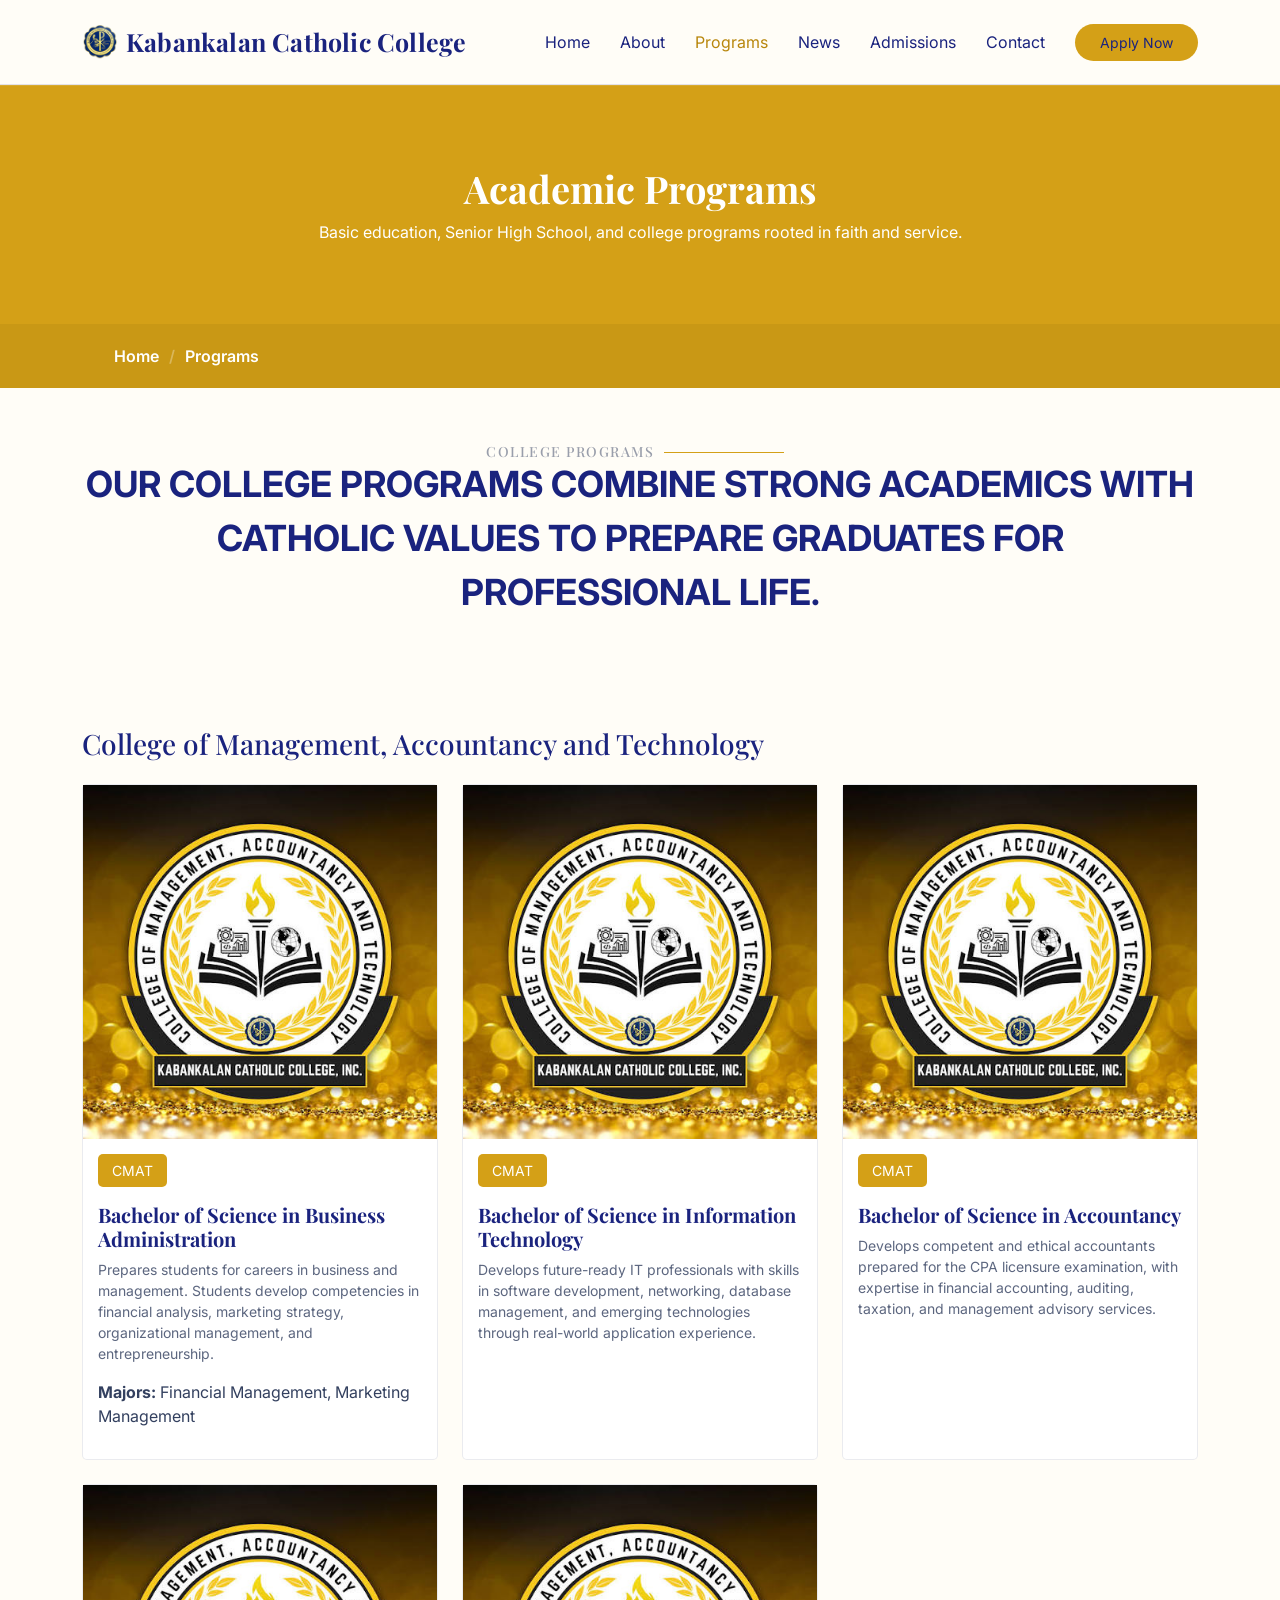
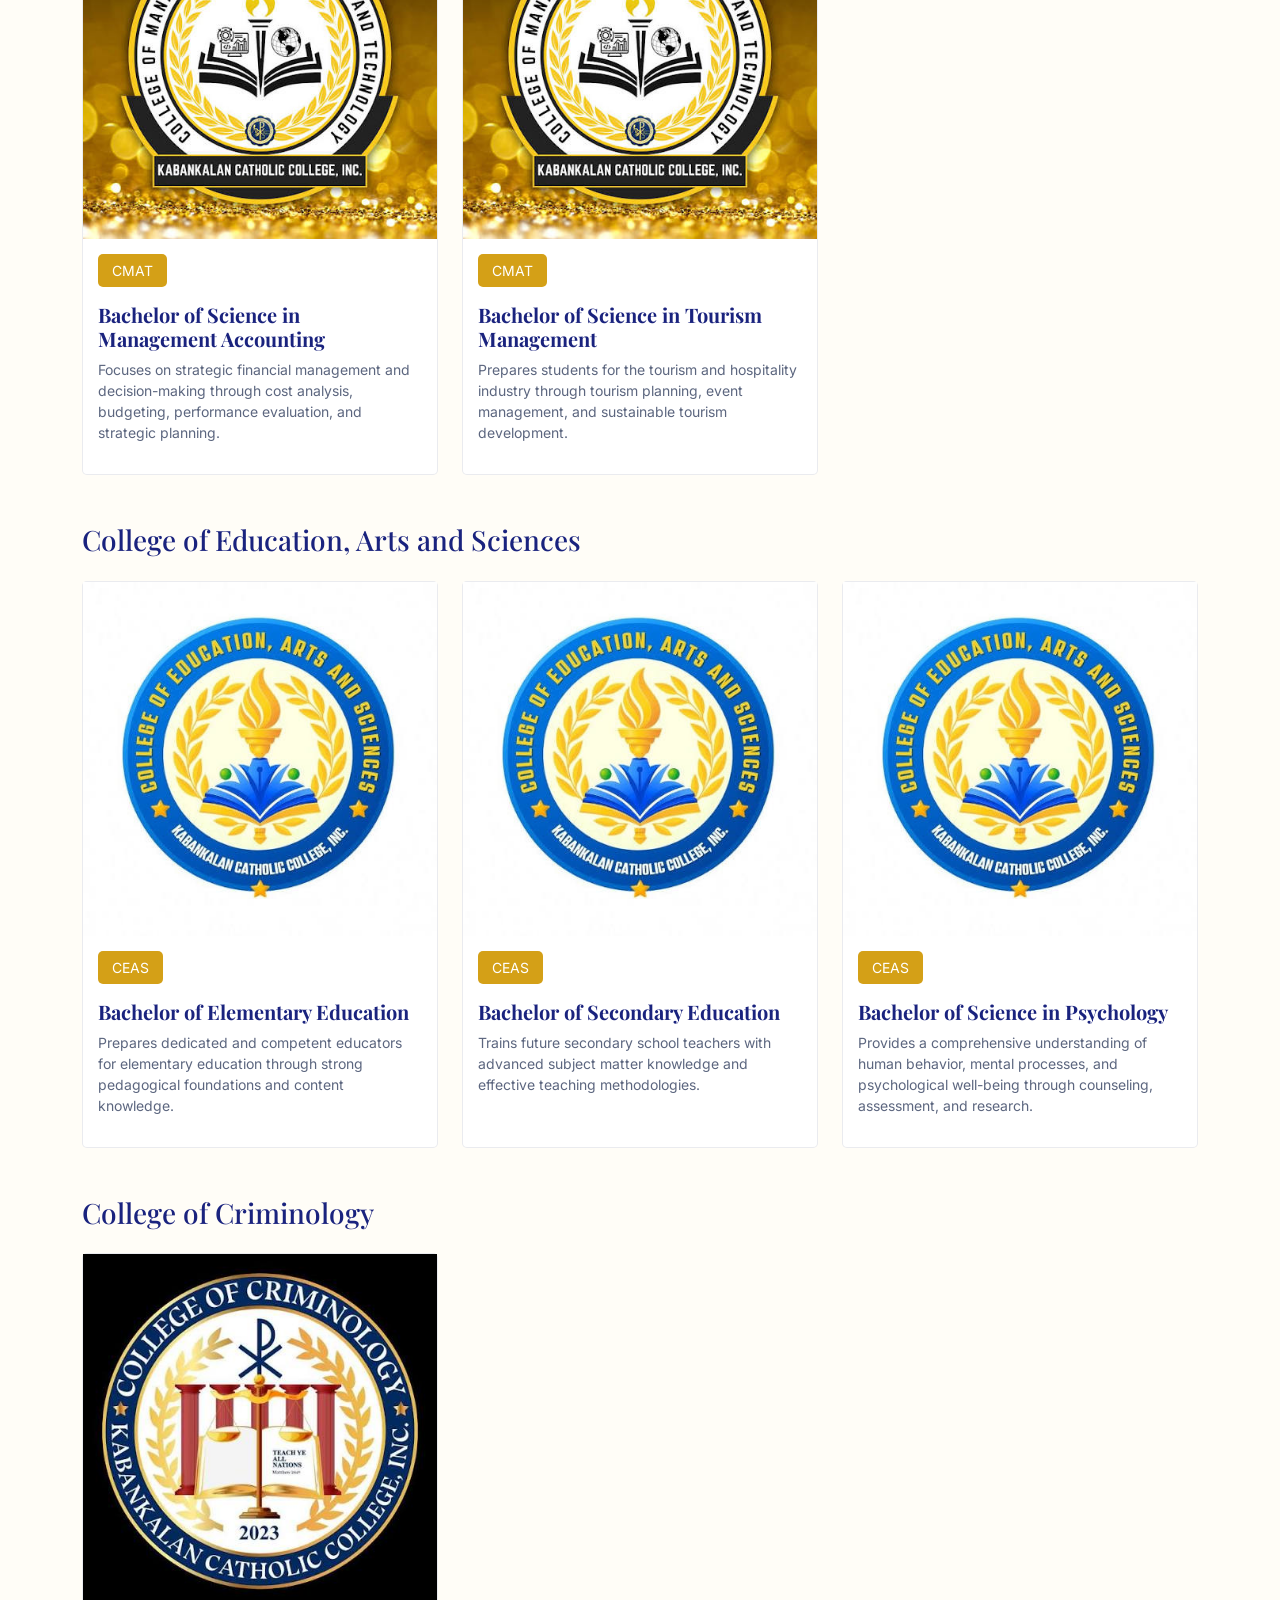
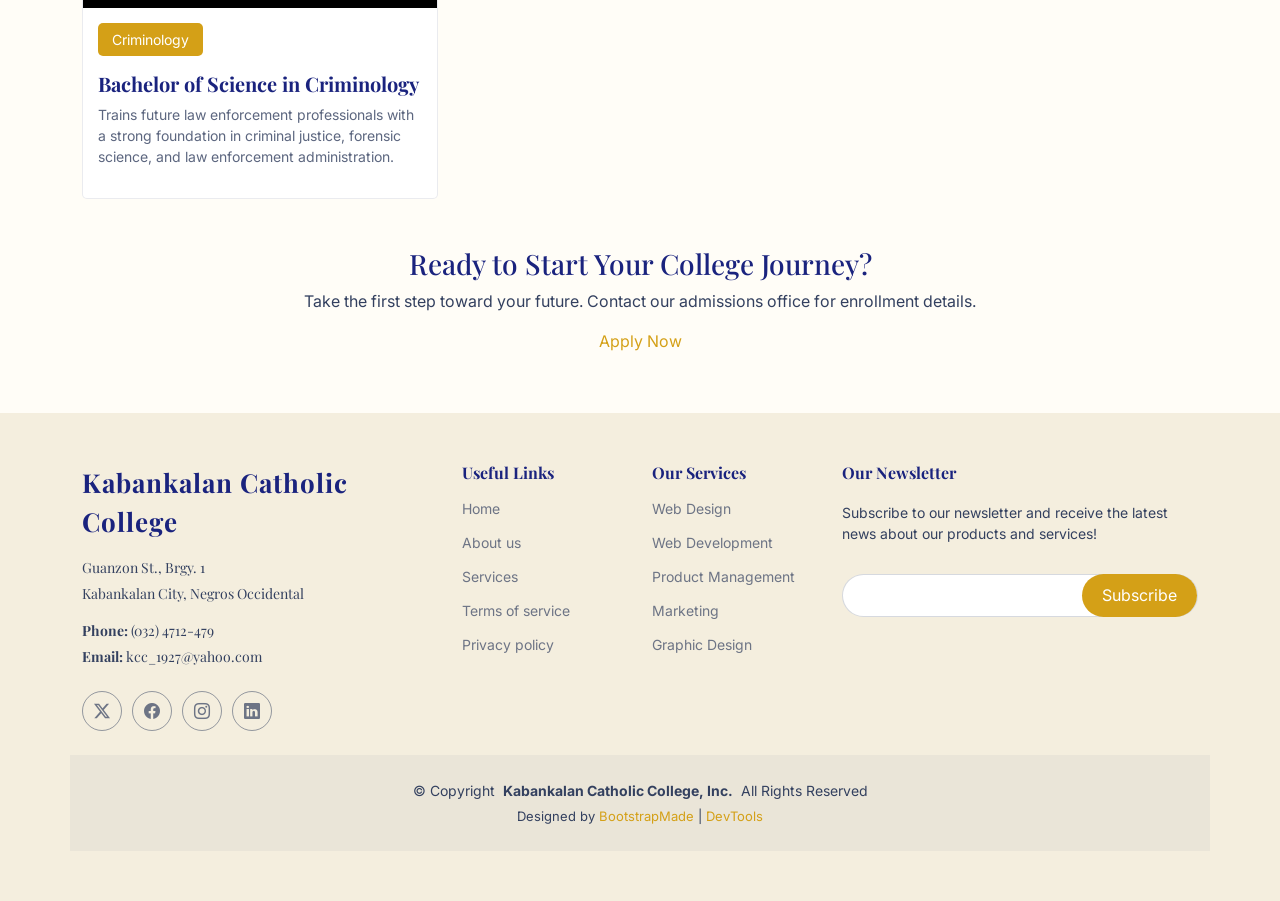
<file: courses.html>
<!DOCTYPE html>
<html lang="en">

<head>
  <meta charset="utf-8">
  <meta content="width=device-width, initial-scale=1.0" name="viewport">
  <title>Programs | Kabankalan Catholic College, Inc.</title>
  <meta name="description" content="">
  <meta name="keywords" content="">

  <!-- Favicons -->
  <link href="assets/img/favicon.png" rel="icon">
  <link href="assets/img/apple-touch-icon.png" rel="apple-touch-icon">

  <!-- Fonts -->
  <link href="https://fonts.googleapis.com" rel="preconnect">
  <link href="https://fonts.gstatic.com" rel="preconnect" crossorigin>
  <link
    href="https://fonts.googleapis.com/css2?family=Open+Sans:ital,wght@0,300;0,400;0,500;0,600;0,700;0,800;1,300;1,400;1,500;1,600;1,700;1,800&family=Poppins:ital,wght@0,100;0,200;0,300;0,400;0,500;0,600;0,700;0,800;0,900;1,100;1,200;1,300;1,400;1,500;1,600;1,700;1,800;1,900&family=Raleway:ital,wght@0,100;0,200;0,300;0,400;0,500;0,600;0,700;0,800;0,900;1,100;1,200;1,300;1,400;1,500;1,600;1,700;1,800;1,900&display=swap"
    rel="stylesheet">

  <!-- Vendor CSS Files -->
  <link href="assets/vendor/bootstrap/css/bootstrap.min.css" rel="stylesheet">
  <link href="assets/vendor/bootstrap-icons/bootstrap-icons.css" rel="stylesheet">
  <link href="assets/vendor/aos/aos.css" rel="stylesheet">
  <link href="assets/vendor/glightbox/css/glightbox.min.css" rel="stylesheet">
  <link href="assets/vendor/swiper/swiper-bundle.min.css" rel="stylesheet">

  <!-- Main CSS File -->
  <link href="assets/css/main.css" rel="stylesheet">

  <!-- =======================================================
  * Template Name: Mentor
  * Template URL: https://bootstrapmade.com/mentor-free-education-bootstrap-theme/
  * Updated: Jul 07 2025 with Bootstrap v5.3.7
  * Author: BootstrapMade.com
  * License: https://bootstrapmade.com/license/
  ======================================================== -->
</head>

<body class="courses-page">

  <header id="header" class="header d-flex align-items-center sticky-top">
    <div class="container-fluid container-xl position-relative d-flex align-items-center">

      <a href="index.html" class="logo d-flex align-items-center me-auto">
        <img src="assets/img/kcc-logo.png" alt="Kabankalan Catholic College, Inc.">
        <h1 class="sitename">Kabankalan Catholic College</h1>
      </a>

      <nav id="navmenu" class="navmenu">
        <ul>
          <li><a href="index.html">Home<br></a></li>
          <li><a href="about.html">About</a></li>
          <li><a href="courses.html" class="active">Programs</a></li>
          <li><a href="events.html">News</a></li>
          <li><a href="pricing.html">Admissions</a></li>
          <li><a href="contact.html">Contact</a></li>
        </ul>
        <i class="mobile-nav-toggle d-xl-none bi bi-list"></i>
      </nav>

      <a class="btn-getstarted" href="pricing.html">Apply Now</a>

    </div>
  </header>

  <main class="main">

    <!-- Page Title -->
    <div class="page-title" data-aos="fade">
      <div class="heading">
        <div class="container">
          <div class="row d-flex justify-content-center text-center">
            <div class="col-lg-8">
              <h1>Academic Programs</h1>
              <p class="mb-0">Basic education, Senior High School, and college programs rooted in faith and service.</p>
            </div>
          </div>
        </div>
      </div>
      <nav class="breadcrumbs">
        <div class="container">
          <ol>
            <li><a href="index.html">Home</a></li>
            <li class="current">Programs</li>
          </ol>
        </div>
      </nav>
    </div><!-- End Page Title -->

    <!-- Courses Section -->
    <section id="courses" class="courses section">

      <div class="container">

        <div class="section-title text-center mb-5" data-aos="fade-up">
          <h2>College Programs</h2>
          <p>Our college programs combine strong academics with Catholic values to prepare graduates for professional life.
          </p>
        </div>

        <div class="mb-5" data-aos="fade-up">
          <h3 class="mb-4">College of Management, Accountancy and Technology</h3>
          <div class="row gy-4">

            <div class="col-lg-4 col-md-6 d-flex align-items-stretch">
              <div class="course-item">
                <img src="assets/img/cmat.png" class="img-fluid"
                  alt="College of Management, Accountancy and Technology">
                <div class="course-content">
                  <div class="d-flex justify-content-between align-items-center mb-3">
                    <p class="category">CMAT</p>
                  </div>
                  <h3>Bachelor of Science in Business Administration</h3>
                  <p class="description">Prepares students for careers in business and management. Students develop
                    competencies in financial analysis, marketing strategy, organizational management, and
                    entrepreneurship.</p>
                  <p><strong>Majors:</strong> Financial Management, Marketing Management</p>
                </div>
              </div>
            </div>

            <div class="col-lg-4 col-md-6 d-flex align-items-stretch">
              <div class="course-item">
                <img src="assets/img/cmat.png" class="img-fluid"
                  alt="College of Management, Accountancy and Technology">
                <div class="course-content">
                  <div class="d-flex justify-content-between align-items-center mb-3">
                    <p class="category">CMAT</p>
                  </div>
                  <h3>Bachelor of Science in Information Technology</h3>
                  <p class="description">Develops future-ready IT professionals with skills in software development,
                    networking, database management, and emerging technologies through real-world application
                    experience.</p>
                </div>
              </div>
            </div>

            <div class="col-lg-4 col-md-6 d-flex align-items-stretch">
              <div class="course-item">
                <img src="assets/img/cmat.png" class="img-fluid"
                  alt="College of Management, Accountancy and Technology">
                <div class="course-content">
                  <div class="d-flex justify-content-between align-items-center mb-3">
                    <p class="category">CMAT</p>
                  </div>
                  <h3>Bachelor of Science in Accountancy</h3>
                  <p class="description">Develops competent and ethical accountants prepared for the CPA licensure
                    examination, with expertise in financial accounting, auditing, taxation, and management advisory
                    services.</p>
                </div>
              </div>
            </div>

            <div class="col-lg-4 col-md-6 d-flex align-items-stretch">
              <div class="course-item">
                <img src="assets/img/cmat.png" class="img-fluid"
                  alt="College of Management, Accountancy and Technology">
                <div class="course-content">
                  <div class="d-flex justify-content-between align-items-center mb-3">
                    <p class="category">CMAT</p>
                  </div>
                  <h3>Bachelor of Science in Management Accounting</h3>
                  <p class="description">Focuses on strategic financial management and decision-making through cost
                    analysis, budgeting, performance evaluation, and strategic planning.</p>
                </div>
              </div>
            </div>

            <div class="col-lg-4 col-md-6 d-flex align-items-stretch">
              <div class="course-item">
                <img src="assets/img/cmat.png" class="img-fluid"
                  alt="College of Management, Accountancy and Technology">
                <div class="course-content">
                  <div class="d-flex justify-content-between align-items-center mb-3">
                    <p class="category">CMAT</p>
                  </div>
                  <h3>Bachelor of Science in Tourism Management</h3>
                  <p class="description">Prepares students for the tourism and hospitality industry through tourism
                    planning, event management, and sustainable tourism development.</p>
                </div>
              </div>
            </div>

          </div>
        </div>

        <div class="mb-5" data-aos="fade-up">
          <h3 class="mb-4">College of Education, Arts and Sciences</h3>
          <div class="row gy-4">

            <div class="col-lg-4 col-md-6 d-flex align-items-stretch">
              <div class="course-item"><img src="assets/img/ceas.png" class="img-fluid"
                  alt="College of Education, Arts and Sciences">
                <div class="course-content">
                  <div class="d-flex justify-content-between align-items-center mb-3">
                    <p class="category">CEAS</p>
                  </div>
                  <h3>Bachelor of Elementary Education</h3>
                  <p class="description">Prepares dedicated and competent educators for elementary education through
                    strong pedagogical foundations and content knowledge.</p>
                </div>
              </div>
            </div>

            <div class="col-lg-4 col-md-6 d-flex align-items-stretch">
              <div class="course-item"><img src="assets/img/ceas.png" class="img-fluid"
                  alt="College of Education, Arts and Sciences">
                <div class="course-content">
                  <div class="d-flex justify-content-between align-items-center mb-3">
                    <p class="category">CEAS</p>
                  </div>
                  <h3>Bachelor of Secondary Education</h3>
                  <p class="description">Trains future secondary school teachers with advanced subject matter knowledge
                    and effective teaching methodologies.</p>
                </div>
              </div>
            </div>

            <div class="col-lg-4 col-md-6 d-flex align-items-stretch">
              <div class="course-item"><img src="assets/img/ceas.png" class="img-fluid"
                  alt="College of Education, Arts and Sciences">
                <div class="course-content">
                  <div class="d-flex justify-content-between align-items-center mb-3">
                    <p class="category">CEAS</p>
                  </div>
                  <h3>Bachelor of Science in Psychology</h3>
                  <p class="description">Provides a comprehensive understanding of human behavior, mental processes, and
                    psychological well-being through counseling, assessment, and research.</p>
                </div>
              </div>
            </div>

          </div>
        </div>

        <div class="mb-4" data-aos="fade-up">
          <h3 class="mb-4">College of Criminology</h3>
          <div class="row gy-4">
            <div class="col-lg-4 col-md-6 d-flex align-items-stretch">
              <div class="course-item"><img src="assets/img/crim.png" class="img-fluid" alt="College of Criminology">
                <div class="course-content">
                  <div class="d-flex justify-content-between align-items-center mb-3">
                    <p class="category">Criminology</p>
                  </div>
                  <h3>Bachelor of Science in Criminology</h3>
                  <p class="description">Trains future law enforcement professionals with a strong foundation in
                    criminal justice, forensic science, and law enforcement administration.</p>
                </div>
              </div>
            </div>
          </div>
        </div>

        <div class="text-center mt-5" data-aos="fade-up">
          <h3>Ready to Start Your College Journey?</h3>
          <p>Take the first step toward your future. Contact our admissions office for enrollment details.</p>
          <a href="https://kcc.wela.ph/" class="btn-get-started" target="_blank" rel="noopener">Apply Now</a>
        </div>

      </div>

    </section><!-- /Courses Section -->

  </main>

  <footer id="footer" class="footer position-relative light-background">

    <div class="container footer-top">
      <div class="row gy-4">
        <div class="col-lg-4 col-md-6 footer-about">
          <a href="index.html" class="logo d-flex align-items-center">
            <span class="sitename">Kabankalan Catholic College</span>
          </a>
          <div class="footer-contact pt-3">
            <p>Guanzon St., Brgy. 1</p>
            <p>Kabankalan City, Negros Occidental</p>
            <p class="mt-3"><strong>Phone:</strong> <span>(032) 4712-479</span></p>
            <p><strong>Email:</strong> <span>kcc_1927@yahoo.com</span></p>
          </div>
          <div class="social-links d-flex mt-4">
            <a href=""><i class="bi bi-twitter-x"></i></a>
            <a href=""><i class="bi bi-facebook"></i></a>
            <a href=""><i class="bi bi-instagram"></i></a>
            <a href=""><i class="bi bi-linkedin"></i></a>
          </div>
        </div>

        <div class="col-lg-2 col-md-3 footer-links">
          <h4>Useful Links</h4>
          <ul>
            <li><a href="#">Home</a></li>
            <li><a href="#">About us</a></li>
            <li><a href="#">Services</a></li>
            <li><a href="#">Terms of service</a></li>
            <li><a href="#">Privacy policy</a></li>
          </ul>
        </div>

        <div class="col-lg-2 col-md-3 footer-links">
          <h4>Our Services</h4>
          <ul>
            <li><a href="#">Web Design</a></li>
            <li><a href="#">Web Development</a></li>
            <li><a href="#">Product Management</a></li>
            <li><a href="#">Marketing</a></li>
            <li><a href="#">Graphic Design</a></li>
          </ul>
        </div>

        <div class="col-lg-4 col-md-12 footer-newsletter">
          <h4>Our Newsletter</h4>
          <p>Subscribe to our newsletter and receive the latest news about our products and services!</p>
          <form action="#" method="post" class="email-form">
            <div class="newsletter-form"><input type="email" name="email"><input type="submit" value="Subscribe">
            </div>
            <div class="loading">Loading</div>
            <div class="error-message"></div>
            <div class="sent-message">Your subscription request has been sent. Thank you!</div>
          </form>
        </div>

      </div>
    </div>

    <div class="container copyright text-center mt-4">
      <p>© <span>Copyright</span> <strong class="px-1 sitename">Kabankalan Catholic College, Inc.</strong> <span>All Rights Reserved</span>
      </p>
      <div class="credits">
        <!-- All the links in the footer should remain intact. -->
        <!-- You can delete the links only if you've purchased the pro version. -->
        <!-- Licensing information: https://bootstrapmade.com/license/ -->
        Designed by <a href="https://bootstrapmade.com/">BootstrapMade</a> | <a
          href="https://bootstrapmade.com/tools/">DevTools</a>
      </div>
    </div>

  </footer>

  <!-- Scroll Top -->
  <a href="#" id="scroll-top" class="scroll-top d-flex align-items-center justify-content-center"><i
      class="bi bi-arrow-up-short"></i></a>

  <!-- Preloader -->
  <div id="preloader"></div>

  <!-- Vendor JS Files -->
  <script src="assets/vendor/bootstrap/js/bootstrap.bundle.min.js"></script>
  <script src="assets/vendor/aos/aos.js"></script>
  <script src="assets/vendor/glightbox/js/glightbox.min.js"></script>
  <script src="assets/vendor/purecounter/purecounter_vanilla.js"></script>
  <script src="assets/vendor/swiper/swiper-bundle.min.js"></script>

  <!-- Main JS File -->
  <script src="assets/js/main.js"></script>

</body>

</html>
</file>
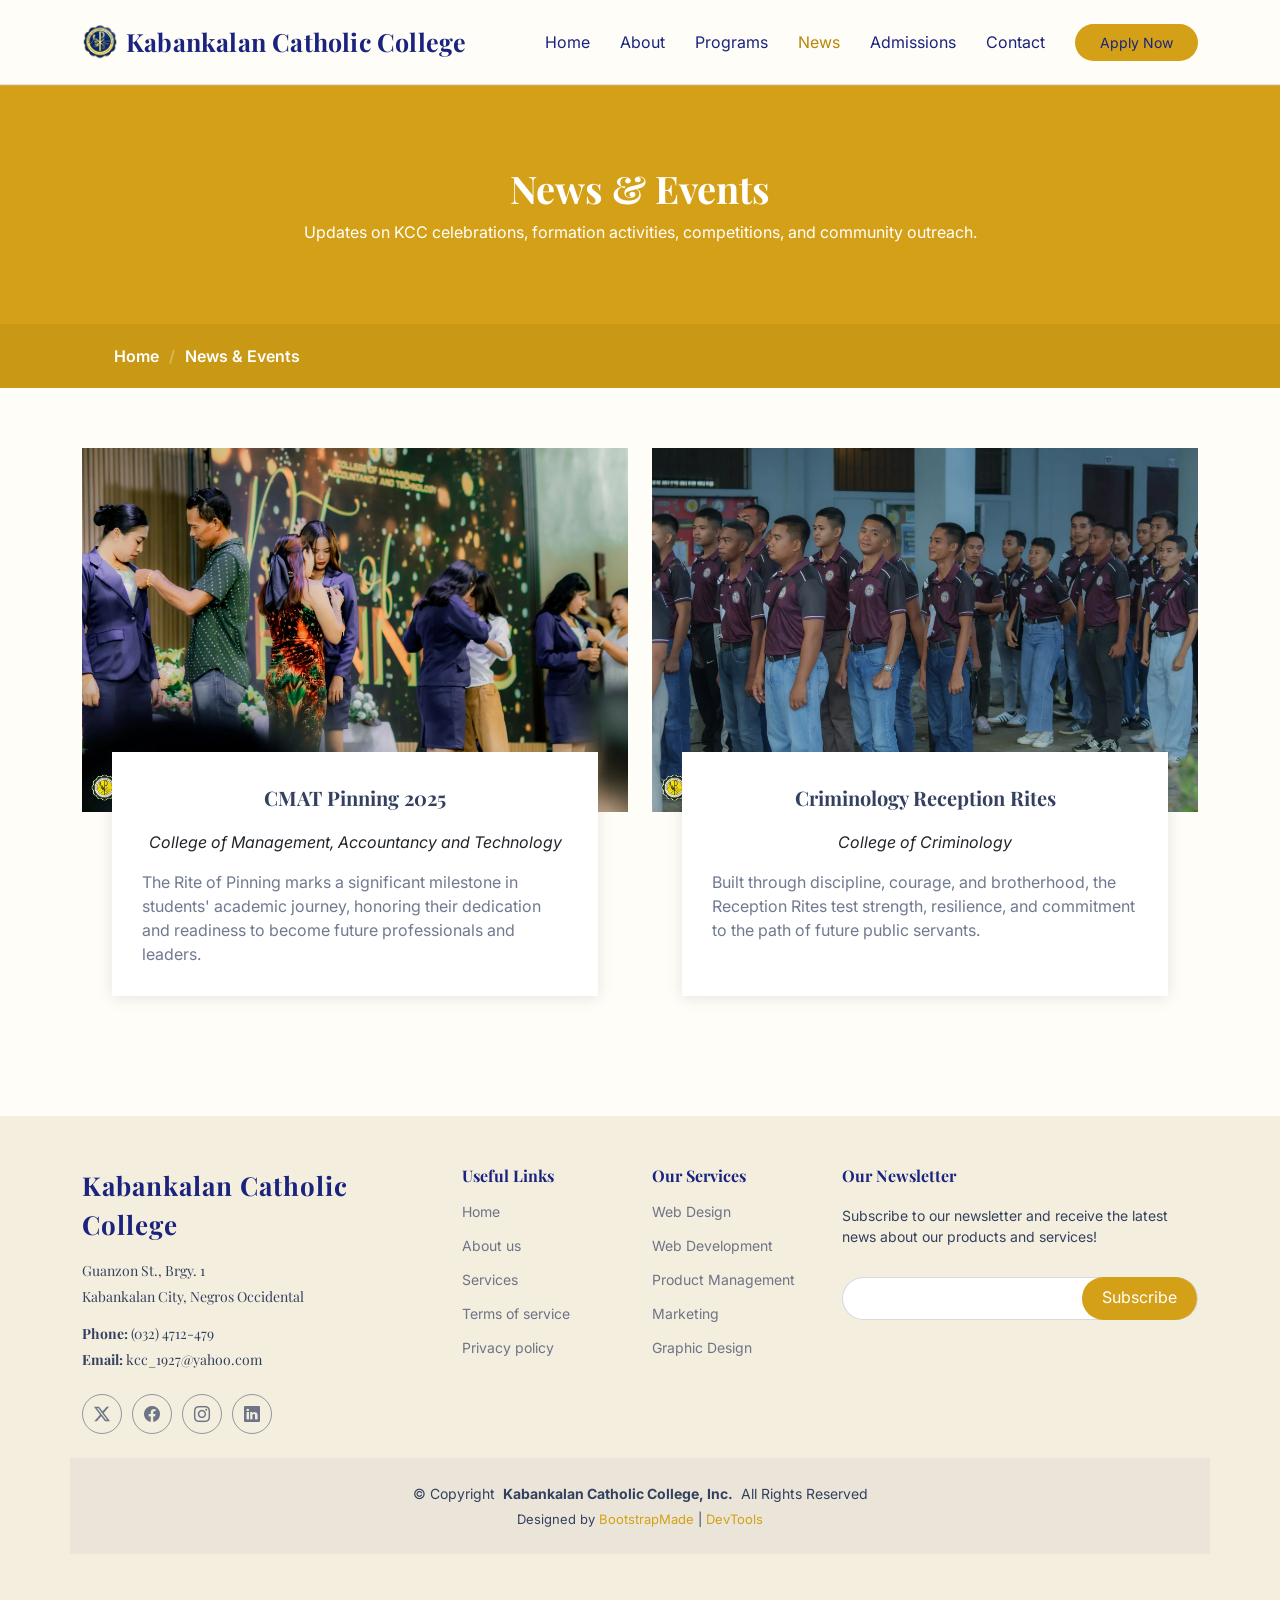
<file: events.html>
<!DOCTYPE html>
<html lang="en">

<head>
  <meta charset="utf-8">
  <meta content="width=device-width, initial-scale=1.0" name="viewport">
  <title>News & Events | Kabankalan Catholic College, Inc.</title>
  <meta name="description" content="">
  <meta name="keywords" content="">

  <!-- Favicons -->
  <link href="assets/img/favicon.png" rel="icon">
  <link href="assets/img/apple-touch-icon.png" rel="apple-touch-icon">

  <!-- Fonts -->
  <link href="https://fonts.googleapis.com" rel="preconnect">
  <link href="https://fonts.gstatic.com" rel="preconnect" crossorigin>
  <link href="https://fonts.googleapis.com/css2?family=Open+Sans:ital,wght@0,300;0,400;0,500;0,600;0,700;0,800;1,300;1,400;1,500;1,600;1,700;1,800&family=Poppins:ital,wght@0,100;0,200;0,300;0,400;0,500;0,600;0,700;0,800;0,900;1,100;1,200;1,300;1,400;1,500;1,600;1,700;1,800;1,900&family=Raleway:ital,wght@0,100;0,200;0,300;0,400;0,500;0,600;0,700;0,800;0,900;1,100;1,200;1,300;1,400;1,500;1,600;1,700;1,800;1,900&display=swap" rel="stylesheet">

  <!-- Vendor CSS Files -->
  <link href="assets/vendor/bootstrap/css/bootstrap.min.css" rel="stylesheet">
  <link href="assets/vendor/bootstrap-icons/bootstrap-icons.css" rel="stylesheet">
  <link href="assets/vendor/aos/aos.css" rel="stylesheet">
  <link href="assets/vendor/glightbox/css/glightbox.min.css" rel="stylesheet">
  <link href="assets/vendor/swiper/swiper-bundle.min.css" rel="stylesheet">

  <!-- Main CSS File -->
  <link href="assets/css/main.css" rel="stylesheet">

  <!-- =======================================================
  * Template Name: Mentor
  * Template URL: https://bootstrapmade.com/mentor-free-education-bootstrap-theme/
  * Updated: Jul 07 2025 with Bootstrap v5.3.7
  * Author: BootstrapMade.com
  * License: https://bootstrapmade.com/license/
  ======================================================== -->
</head>

<body class="events-page">

  <header id="header" class="header d-flex align-items-center sticky-top">
    <div class="container-fluid container-xl position-relative d-flex align-items-center">

      <a href="index.html" class="logo d-flex align-items-center me-auto">
        <img src="assets/img/kcc-logo.png" alt="Kabankalan Catholic College, Inc.">
        <h1 class="sitename">Kabankalan Catholic College</h1>
      </a>

      <nav id="navmenu" class="navmenu">
        <ul>
          <li><a href="index.html">Home<br></a></li>
          <li><a href="about.html">About</a></li>
          <li><a href="courses.html">Programs</a></li>
          <li><a href="events.html" class="active">News</a></li>
          <li><a href="pricing.html">Admissions</a></li>
          <li><a href="contact.html">Contact</a></li>
        </ul>
        <i class="mobile-nav-toggle d-xl-none bi bi-list"></i>
      </nav>

      <a class="btn-getstarted" href="pricing.html">Apply Now</a>

    </div>
  </header>

  <main class="main">

    <!-- Page Title -->
    <div class="page-title" data-aos="fade">
      <div class="heading">
        <div class="container">
          <div class="row d-flex justify-content-center text-center">
            <div class="col-lg-8">
              <h1>News & Events</h1>
              <p class="mb-0">Updates on KCC celebrations, formation activities, competitions, and community outreach.</p>
            </div>
          </div>
        </div>
      </div>
      <nav class="breadcrumbs">
        <div class="container">
          <ol>
            <li><a href="index.html">Home</a></li>
            <li class="current">News & Events</li>
          </ol>
        </div>
      </nav>
    </div><!-- End Page Title -->

    <!-- Events Section -->
    <section id="events" class="events section">

      <div class="container" data-aos="fade-up">

        <div class="row">
          <div class="col-md-6 d-flex align-items-stretch">
            <div class="card">
              <div class="card-img">
                <img src="assets/img/kcc/campus.png" alt="CMAT Pinning 2025">
              </div>
              <div class="card-body">
                <h5 class="card-title"><a href="">CMAT Pinning 2025</a></h5>
                <p class="fst-italic text-center">College of Management, Accountancy and Technology</p>
                <p class="card-text">The Rite of Pinning marks a significant milestone in students' academic journey, honoring their dedication and readiness to become future professionals and leaders.</p>
              </div>
            </div>
          </div>
          <div class="col-md-6 d-flex align-items-stretch">
            <div class="card">
              <div class="card-img">
                <img src="assets/img/kcc/crim.png" alt="Criminology Reception Rites">
              </div>
              <div class="card-body">
                <h5 class="card-title"><a href="">Criminology Reception Rites</a></h5>
                <p class="fst-italic text-center">College of Criminology</p>
                <p class="card-text">Built through discipline, courage, and brotherhood, the Reception Rites test strength, resilience, and commitment to the path of future public servants.</p>
              </div>
            </div>

          </div>
        </div>

      </div>

    </section><!-- /Events Section -->

  </main>

  <footer id="footer" class="footer position-relative light-background">

    <div class="container footer-top">
      <div class="row gy-4">
        <div class="col-lg-4 col-md-6 footer-about">
          <a href="index.html" class="logo d-flex align-items-center">
            <span class="sitename">Kabankalan Catholic College</span>
          </a>
          <div class="footer-contact pt-3">
            <p>Guanzon St., Brgy. 1</p>
            <p>Kabankalan City, Negros Occidental</p>
            <p class="mt-3"><strong>Phone:</strong> <span>(032) 4712-479</span></p>
            <p><strong>Email:</strong> <span>kcc_1927@yahoo.com</span></p>
          </div>
          <div class="social-links d-flex mt-4">
            <a href=""><i class="bi bi-twitter-x"></i></a>
            <a href=""><i class="bi bi-facebook"></i></a>
            <a href=""><i class="bi bi-instagram"></i></a>
            <a href=""><i class="bi bi-linkedin"></i></a>
          </div>
        </div>

        <div class="col-lg-2 col-md-3 footer-links">
          <h4>Useful Links</h4>
          <ul>
            <li><a href="#">Home</a></li>
            <li><a href="#">About us</a></li>
            <li><a href="#">Services</a></li>
            <li><a href="#">Terms of service</a></li>
            <li><a href="#">Privacy policy</a></li>
          </ul>
        </div>

        <div class="col-lg-2 col-md-3 footer-links">
          <h4>Our Services</h4>
          <ul>
            <li><a href="#">Web Design</a></li>
            <li><a href="#">Web Development</a></li>
            <li><a href="#">Product Management</a></li>
            <li><a href="#">Marketing</a></li>
            <li><a href="#">Graphic Design</a></li>
          </ul>
        </div>

        <div class="col-lg-4 col-md-12 footer-newsletter">
          <h4>Our Newsletter</h4>
          <p>Subscribe to our newsletter and receive the latest news about our products and services!</p>
          <form action="#" method="post" class="email-form">
            <div class="newsletter-form"><input type="email" name="email"><input type="submit" value="Subscribe"></div>
            <div class="loading">Loading</div>
            <div class="error-message"></div>
            <div class="sent-message">Your subscription request has been sent. Thank you!</div>
          </form>
        </div>

      </div>
    </div>

    <div class="container copyright text-center mt-4">
      <p>© <span>Copyright</span> <strong class="px-1 sitename">Kabankalan Catholic College, Inc.</strong> <span>All Rights Reserved</span></p>
      <div class="credits">
        <!-- All the links in the footer should remain intact. -->
        <!-- You can delete the links only if you've purchased the pro version. -->
        <!-- Licensing information: https://bootstrapmade.com/license/ -->
        Designed by <a href="https://bootstrapmade.com/">BootstrapMade</a> | <a href="https://bootstrapmade.com/tools/">DevTools</a>
      </div>
    </div>

  </footer>

  <!-- Scroll Top -->
  <a href="#" id="scroll-top" class="scroll-top d-flex align-items-center justify-content-center"><i class="bi bi-arrow-up-short"></i></a>

  <!-- Preloader -->
  <div id="preloader"></div>

  <!-- Vendor JS Files -->
  <script src="assets/vendor/bootstrap/js/bootstrap.bundle.min.js"></script>
  <script src="assets/vendor/aos/aos.js"></script>
  <script src="assets/vendor/glightbox/js/glightbox.min.js"></script>
  <script src="assets/vendor/purecounter/purecounter_vanilla.js"></script>
  <script src="assets/vendor/swiper/swiper-bundle.min.js"></script>

  <!-- Main JS File -->
  <script src="assets/js/main.js"></script>

</body>

</html>
</file>
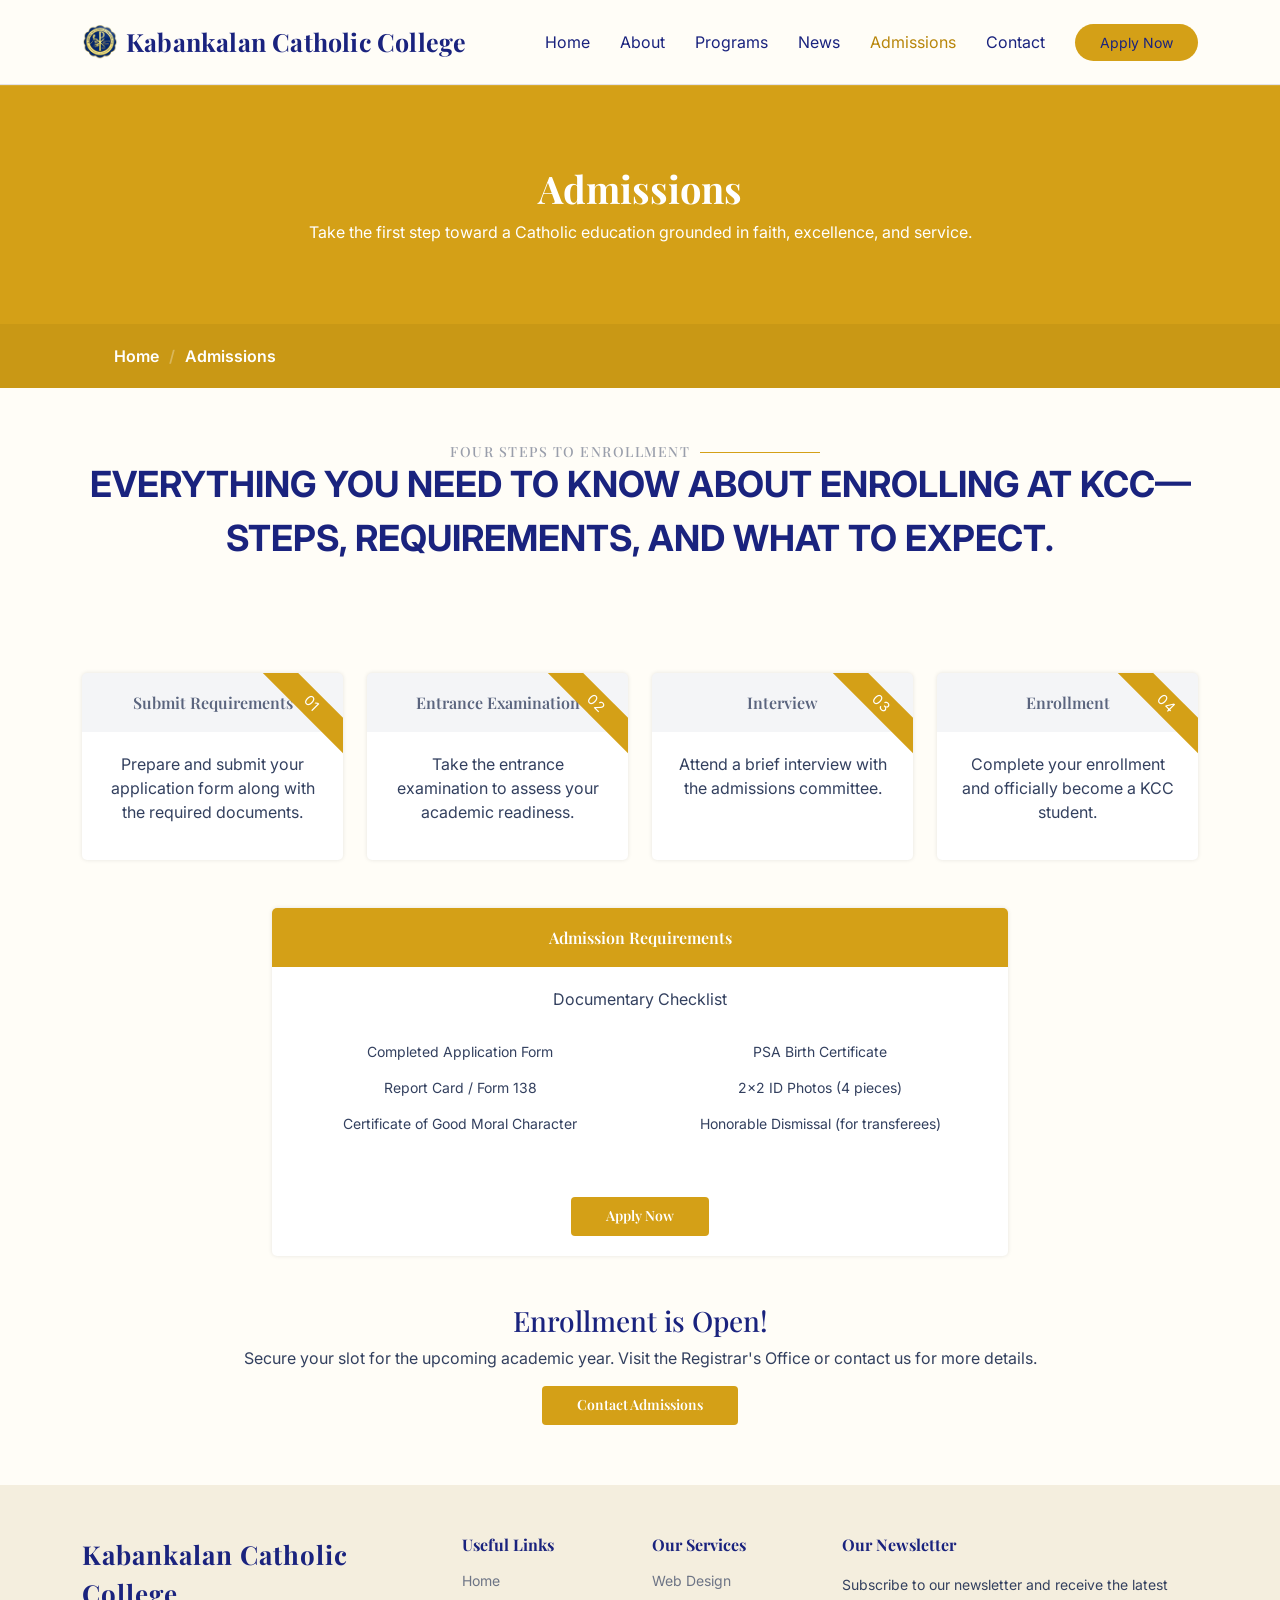
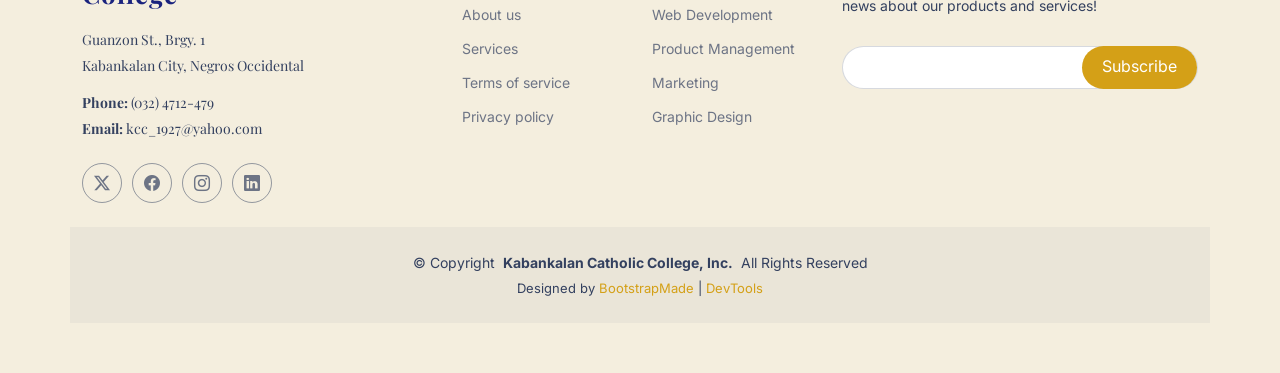
<file: pricing.html>
<!DOCTYPE html>
<html lang="en">

<head>
  <meta charset="utf-8">
  <meta content="width=device-width, initial-scale=1.0" name="viewport">
  <title>Admissions | Kabankalan Catholic College, Inc.</title>
  <meta name="description" content="">
  <meta name="keywords" content="">

  <!-- Favicons -->
  <link href="assets/img/favicon.png" rel="icon">
  <link href="assets/img/apple-touch-icon.png" rel="apple-touch-icon">

  <!-- Fonts -->
  <link href="https://fonts.googleapis.com" rel="preconnect">
  <link href="https://fonts.gstatic.com" rel="preconnect" crossorigin>
  <link href="https://fonts.googleapis.com/css2?family=Open+Sans:ital,wght@0,300;0,400;0,500;0,600;0,700;0,800;1,300;1,400;1,500;1,600;1,700;1,800&family=Poppins:ital,wght@0,100;0,200;0,300;0,400;0,500;0,600;0,700;0,800;0,900;1,100;1,200;1,300;1,400;1,500;1,600;1,700;1,800;1,900&family=Raleway:ital,wght@0,100;0,200;0,300;0,400;0,500;0,600;0,700;0,800;0,900;1,100;1,200;1,300;1,400;1,500;1,600;1,700;1,800;1,900&display=swap" rel="stylesheet">

  <!-- Vendor CSS Files -->
  <link href="assets/vendor/bootstrap/css/bootstrap.min.css" rel="stylesheet">
  <link href="assets/vendor/bootstrap-icons/bootstrap-icons.css" rel="stylesheet">
  <link href="assets/vendor/aos/aos.css" rel="stylesheet">
  <link href="assets/vendor/glightbox/css/glightbox.min.css" rel="stylesheet">
  <link href="assets/vendor/swiper/swiper-bundle.min.css" rel="stylesheet">

  <!-- Main CSS File -->
  <link href="assets/css/main.css" rel="stylesheet">

  <!-- =======================================================
  * Template Name: Mentor
  * Template URL: https://bootstrapmade.com/mentor-free-education-bootstrap-theme/
  * Updated: Jul 07 2025 with Bootstrap v5.3.7
  * Author: BootstrapMade.com
  * License: https://bootstrapmade.com/license/
  ======================================================== -->
</head>

<body class="pricing-page">

  <header id="header" class="header d-flex align-items-center sticky-top">
    <div class="container-fluid container-xl position-relative d-flex align-items-center">

      <a href="index.html" class="logo d-flex align-items-center me-auto">
        <img src="assets/img/kcc-logo.png" alt="Kabankalan Catholic College, Inc.">
        <h1 class="sitename">Kabankalan Catholic College</h1>
      </a>

      <nav id="navmenu" class="navmenu">
        <ul>
          <li><a href="index.html">Home<br></a></li>
          <li><a href="about.html">About</a></li>
          <li><a href="courses.html">Programs</a></li>
          <li><a href="events.html">News</a></li>
          <li><a href="pricing.html" class="active">Admissions</a></li>
          <li><a href="contact.html">Contact</a></li>
        </ul>
        <i class="mobile-nav-toggle d-xl-none bi bi-list"></i>
      </nav>

      <a class="btn-getstarted" href="pricing.html">Apply Now</a>

    </div>
  </header>

  <main class="main">

    <!-- Page Title -->
    <div class="page-title" data-aos="fade">
      <div class="heading">
        <div class="container">
          <div class="row d-flex justify-content-center text-center">
            <div class="col-lg-8">
              <h1>Admissions</h1>
              <p class="mb-0">Take the first step toward a Catholic education grounded in faith, excellence, and service.</p>
            </div>
          </div>
        </div>
      </div>
      <nav class="breadcrumbs">
        <div class="container">
          <ol>
            <li><a href="index.html">Home</a></li>
            <li class="current">Admissions</li>
          </ol>
        </div>
      </nav>
    </div><!-- End Page Title -->

    <!-- Pricing Section -->
    <section id="pricing" class="pricing section">

      <div class="container">

        <div class="section-title text-center mb-5" data-aos="fade-up">
          <h2>Four Steps to Enrollment</h2>
          <p>Everything you need to know about enrolling at KCC—steps, requirements, and what to expect.</p>
        </div>

        <div class="row gy-4">

          <div class="col-xl-3 col-md-6" data-aos="fade-up" data-aos-delay="100">
            <div class="pricing-item text-center h-100">
              <span class="advanced">01</span>
              <h3>Submit Requirements</h3>
              <p>Prepare and submit your application form along with the required documents.</p>
            </div>
          </div>

          <div class="col-xl-3 col-md-6" data-aos="fade-up" data-aos-delay="200">
            <div class="pricing-item text-center h-100">
              <span class="advanced">02</span>
              <h3>Entrance Examination</h3>
              <p>Take the entrance examination to assess your academic readiness.</p>
            </div>
          </div>

          <div class="col-xl-3 col-md-6" data-aos="fade-up" data-aos-delay="300">
            <div class="pricing-item text-center h-100">
              <span class="advanced">03</span>
              <h3>Interview</h3>
              <p>Attend a brief interview with the admissions committee.</p>
            </div>
          </div>

          <div class="col-xl-3 col-md-6" data-aos="fade-up" data-aos-delay="400">
            <div class="pricing-item text-center h-100">
              <span class="advanced">04</span>
              <h3>Enrollment</h3>
              <p>Complete your enrollment and officially become a KCC student.</p>
            </div>
          </div>

        </div>

        <div class="row justify-content-center mt-5">
          <div class="col-lg-8" data-aos="fade-up" data-aos-delay="100">
            <div class="pricing-item featured">
              <h3 class="text-center">Admission Requirements</h3>
              <p class="text-center">Documentary Checklist</p>
              <div class="row">
                <div class="col-md-6">
                  <ul>
                    <li>Completed Application Form</li>
                    <li>Report Card / Form 138</li>
                    <li>Certificate of Good Moral Character</li>
                  </ul>
                </div>
                <div class="col-md-6">
                  <ul>
                    <li>PSA Birth Certificate</li>
                    <li>2×2 ID Photos (4 pieces)</li>
                    <li>Honorable Dismissal (for transferees)</li>
                  </ul>
                </div>
              </div>
              <div class="text-center mt-3">
                <a href="https://kcc.wela.ph/" class="btn-buy" target="_blank" rel="noopener">Apply Now</a>
              </div>
            </div>
          </div>
        </div>

        <div class="text-center mt-5" data-aos="fade-up">
          <h3>Enrollment is Open!</h3>
          <p>Secure your slot for the upcoming academic year. Visit the Registrar's Office or contact us for more details.</p>
          <a href="contact.html" class="btn-buy">Contact Admissions</a>
        </div>

      </div>

    </section><!-- /Pricing Section -->

  </main>

  <footer id="footer" class="footer position-relative light-background">

    <div class="container footer-top">
      <div class="row gy-4">
        <div class="col-lg-4 col-md-6 footer-about">
          <a href="index.html" class="logo d-flex align-items-center">
            <span class="sitename">Kabankalan Catholic College</span>
          </a>
          <div class="footer-contact pt-3">
            <p>Guanzon St., Brgy. 1</p>
            <p>Kabankalan City, Negros Occidental</p>
            <p class="mt-3"><strong>Phone:</strong> <span>(032) 4712-479</span></p>
            <p><strong>Email:</strong> <span>kcc_1927@yahoo.com</span></p>
          </div>
          <div class="social-links d-flex mt-4">
            <a href=""><i class="bi bi-twitter-x"></i></a>
            <a href=""><i class="bi bi-facebook"></i></a>
            <a href=""><i class="bi bi-instagram"></i></a>
            <a href=""><i class="bi bi-linkedin"></i></a>
          </div>
        </div>

        <div class="col-lg-2 col-md-3 footer-links">
          <h4>Useful Links</h4>
          <ul>
            <li><a href="#">Home</a></li>
            <li><a href="#">About us</a></li>
            <li><a href="#">Services</a></li>
            <li><a href="#">Terms of service</a></li>
            <li><a href="#">Privacy policy</a></li>
          </ul>
        </div>

        <div class="col-lg-2 col-md-3 footer-links">
          <h4>Our Services</h4>
          <ul>
            <li><a href="#">Web Design</a></li>
            <li><a href="#">Web Development</a></li>
            <li><a href="#">Product Management</a></li>
            <li><a href="#">Marketing</a></li>
            <li><a href="#">Graphic Design</a></li>
          </ul>
        </div>

        <div class="col-lg-4 col-md-12 footer-newsletter">
          <h4>Our Newsletter</h4>
          <p>Subscribe to our newsletter and receive the latest news about our products and services!</p>
          <form action="#" method="post" class="email-form">
            <div class="newsletter-form"><input type="email" name="email"><input type="submit" value="Subscribe"></div>
            <div class="loading">Loading</div>
            <div class="error-message"></div>
            <div class="sent-message">Your subscription request has been sent. Thank you!</div>
          </form>
        </div>

      </div>
    </div>

    <div class="container copyright text-center mt-4">
      <p>© <span>Copyright</span> <strong class="px-1 sitename">Kabankalan Catholic College, Inc.</strong> <span>All Rights Reserved</span></p>
      <div class="credits">
        <!-- All the links in the footer should remain intact. -->
        <!-- You can delete the links only if you've purchased the pro version. -->
        <!-- Licensing information: https://bootstrapmade.com/license/ -->
        Designed by <a href="https://bootstrapmade.com/">BootstrapMade</a> | <a href="https://bootstrapmade.com/tools/">DevTools</a>
      </div>
    </div>

  </footer>

  <!-- Scroll Top -->
  <a href="#" id="scroll-top" class="scroll-top d-flex align-items-center justify-content-center"><i class="bi bi-arrow-up-short"></i></a>

  <!-- Preloader -->
  <div id="preloader"></div>

  <!-- Vendor JS Files -->
  <script src="assets/vendor/bootstrap/js/bootstrap.bundle.min.js"></script>
  <script src="assets/vendor/aos/aos.js"></script>
  <script src="assets/vendor/glightbox/js/glightbox.min.js"></script>
  <script src="assets/vendor/purecounter/purecounter_vanilla.js"></script>
  <script src="assets/vendor/swiper/swiper-bundle.min.js"></script>

  <!-- Main JS File -->
  <script src="assets/js/main.js"></script>

</body>

</html>
</file>
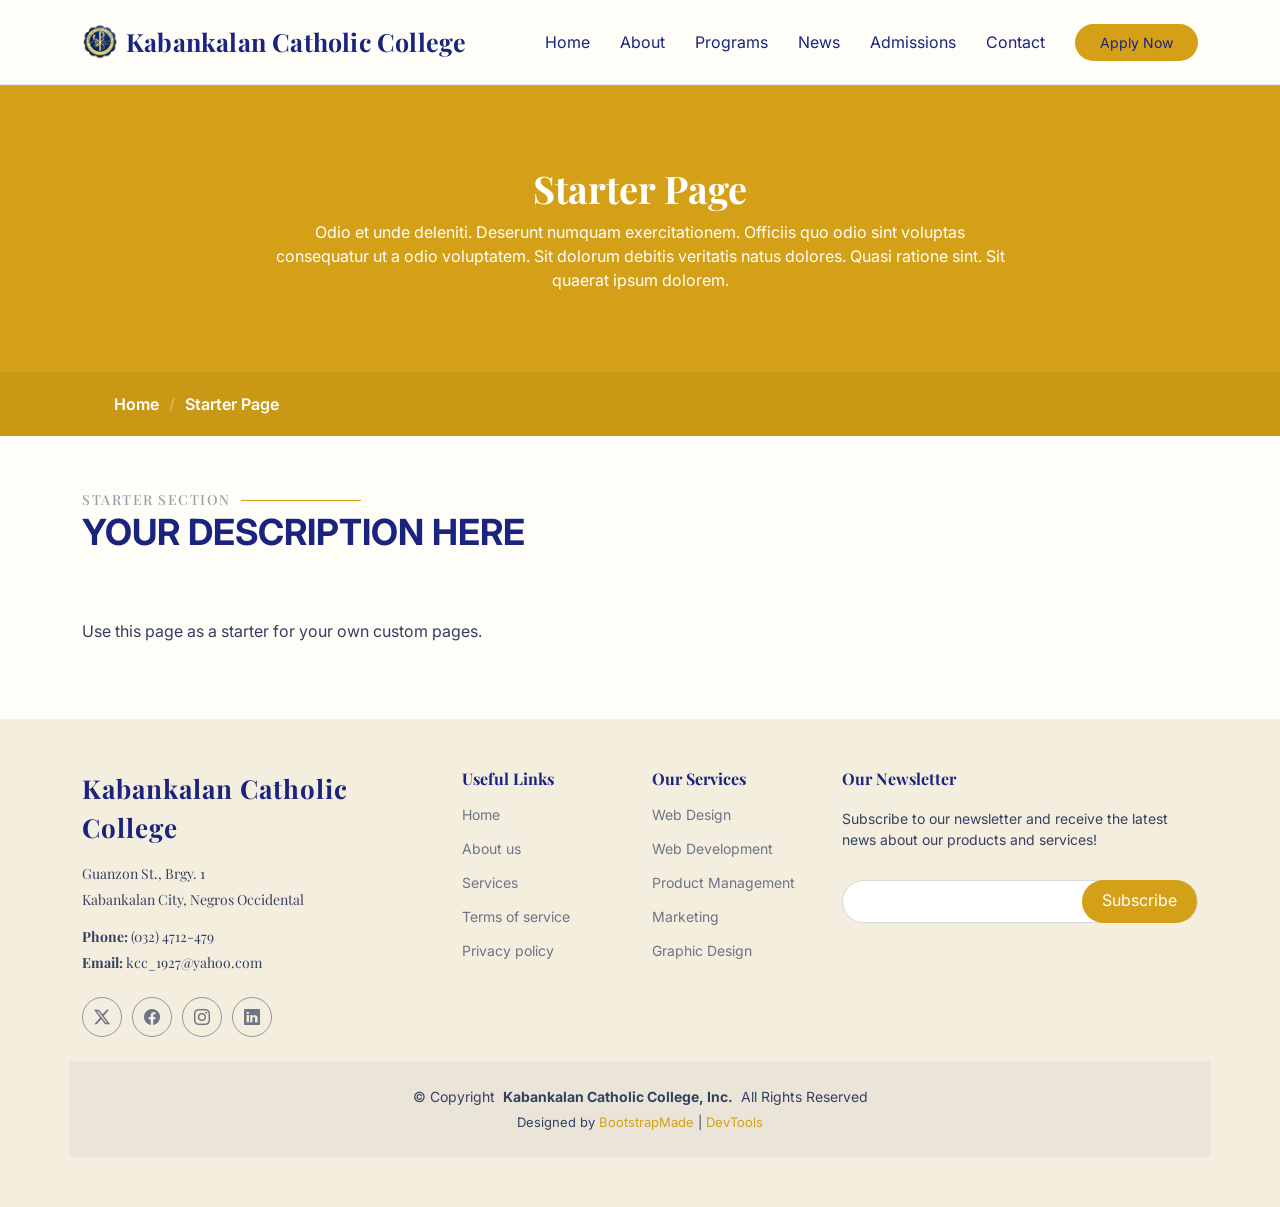
<file: starter-page.html>
<!DOCTYPE html>
<html lang="en">

<head>
  <meta charset="utf-8">
  <meta content="width=device-width, initial-scale=1.0" name="viewport">
  <title>Academic Life | Kabankalan Catholic College, Inc.</title>
  <meta name="description" content="">
  <meta name="keywords" content="">

  <!-- Favicons -->
  <link href="assets/img/favicon.png" rel="icon">
  <link href="assets/img/apple-touch-icon.png" rel="apple-touch-icon">

  <!-- Fonts -->
  <link href="https://fonts.googleapis.com" rel="preconnect">
  <link href="https://fonts.gstatic.com" rel="preconnect" crossorigin>
  <link href="https://fonts.googleapis.com/css2?family=Open+Sans:ital,wght@0,300;0,400;0,500;0,600;0,700;0,800;1,300;1,400;1,500;1,600;1,700;1,800&family=Poppins:ital,wght@0,100;0,200;0,300;0,400;0,500;0,600;0,700;0,800;0,900;1,100;1,200;1,300;1,400;1,500;1,600;1,700;1,800;1,900&family=Raleway:ital,wght@0,100;0,200;0,300;0,400;0,500;0,600;0,700;0,800;0,900;1,100;1,200;1,300;1,400;1,500;1,600;1,700;1,800;1,900&display=swap" rel="stylesheet">

  <!-- Vendor CSS Files -->
  <link href="assets/vendor/bootstrap/css/bootstrap.min.css" rel="stylesheet">
  <link href="assets/vendor/bootstrap-icons/bootstrap-icons.css" rel="stylesheet">
  <link href="assets/vendor/aos/aos.css" rel="stylesheet">
  <link href="assets/vendor/glightbox/css/glightbox.min.css" rel="stylesheet">
  <link href="assets/vendor/swiper/swiper-bundle.min.css" rel="stylesheet">

  <!-- Main CSS File -->
  <link href="assets/css/main.css" rel="stylesheet">

  <!-- =======================================================
  * Template Name: Mentor
  * Template URL: https://bootstrapmade.com/mentor-free-education-bootstrap-theme/
  * Updated: Jul 07 2025 with Bootstrap v5.3.7
  * Author: BootstrapMade.com
  * License: https://bootstrapmade.com/license/
  ======================================================== -->
</head>

<body class="starter-page-page">

  <header id="header" class="header d-flex align-items-center sticky-top">
    <div class="container-fluid container-xl position-relative d-flex align-items-center">

      <a href="index.html" class="logo d-flex align-items-center me-auto">
        <img src="assets/img/kcc-logo.png" alt="Kabankalan Catholic College, Inc.">
        <h1 class="sitename">Kabankalan Catholic College</h1>
      </a>

      <nav id="navmenu" class="navmenu">
        <ul>
          <li><a href="index.html">Home<br></a></li>
          <li><a href="about.html">About</a></li>
          <li><a href="courses.html">Programs</a></li>
          <li><a href="events.html">News</a></li>
          <li><a href="pricing.html">Admissions</a></li>
          <li><a href="contact.html">Contact</a></li>
        </ul>
        <i class="mobile-nav-toggle d-xl-none bi bi-list"></i>
      </nav>

      <a class="btn-getstarted" href="pricing.html">Apply Now</a>

    </div>
  </header>

  <main class="main">

    <!-- Page Title -->
    <div class="page-title" data-aos="fade">
      <div class="heading">
        <div class="container">
          <div class="row d-flex justify-content-center text-center">
            <div class="col-lg-8">
              <h1>Starter Page</h1>
              <p class="mb-0">Odio et unde deleniti. Deserunt numquam exercitationem. Officiis quo odio sint voluptas consequatur ut a odio voluptatem. Sit dolorum debitis veritatis natus dolores. Quasi ratione sint. Sit quaerat ipsum dolorem.</p>
            </div>
          </div>
        </div>
      </div>
      <nav class="breadcrumbs">
        <div class="container">
          <ol>
            <li><a href="index.html">Home</a></li>
            <li class="current">Starter Page</li>
          </ol>
        </div>
      </nav>
    </div><!-- End Page Title -->

    <!-- Starter Section Section -->
    <section id="starter-section" class="starter-section section">

      <!-- Section Title -->
      <div class="container section-title" data-aos="fade-up">
        <h2>Starter Section</h2>
        <p>Your Description Here<br></p>
      </div><!-- End Section Title -->

      <div class="container" data-aos="fade-up">
        <p>Use this page as a starter for your own custom pages.</p>
      </div>

    </section><!-- /Starter Section Section -->

  </main>

  <footer id="footer" class="footer position-relative light-background">

    <div class="container footer-top">
      <div class="row gy-4">
        <div class="col-lg-4 col-md-6 footer-about">
          <a href="index.html" class="logo d-flex align-items-center">
            <span class="sitename">Kabankalan Catholic College</span>
          </a>
          <div class="footer-contact pt-3">
            <p>Guanzon St., Brgy. 1</p>
            <p>Kabankalan City, Negros Occidental</p>
            <p class="mt-3"><strong>Phone:</strong> <span>(032) 4712-479</span></p>
            <p><strong>Email:</strong> <span>kcc_1927@yahoo.com</span></p>
          </div>
          <div class="social-links d-flex mt-4">
            <a href=""><i class="bi bi-twitter-x"></i></a>
            <a href=""><i class="bi bi-facebook"></i></a>
            <a href=""><i class="bi bi-instagram"></i></a>
            <a href=""><i class="bi bi-linkedin"></i></a>
          </div>
        </div>

        <div class="col-lg-2 col-md-3 footer-links">
          <h4>Useful Links</h4>
          <ul>
            <li><a href="#">Home</a></li>
            <li><a href="#">About us</a></li>
            <li><a href="#">Services</a></li>
            <li><a href="#">Terms of service</a></li>
            <li><a href="#">Privacy policy</a></li>
          </ul>
        </div>

        <div class="col-lg-2 col-md-3 footer-links">
          <h4>Our Services</h4>
          <ul>
            <li><a href="#">Web Design</a></li>
            <li><a href="#">Web Development</a></li>
            <li><a href="#">Product Management</a></li>
            <li><a href="#">Marketing</a></li>
            <li><a href="#">Graphic Design</a></li>
          </ul>
        </div>

        <div class="col-lg-4 col-md-12 footer-newsletter">
          <h4>Our Newsletter</h4>
          <p>Subscribe to our newsletter and receive the latest news about our products and services!</p>
          <form action="#" method="post" class="email-form">
            <div class="newsletter-form"><input type="email" name="email"><input type="submit" value="Subscribe"></div>
            <div class="loading">Loading</div>
            <div class="error-message"></div>
            <div class="sent-message">Your subscription request has been sent. Thank you!</div>
          </form>
        </div>

      </div>
    </div>

    <div class="container copyright text-center mt-4">
      <p>© <span>Copyright</span> <strong class="px-1 sitename">Kabankalan Catholic College, Inc.</strong> <span>All Rights Reserved</span></p>
      <div class="credits">
        <!-- All the links in the footer should remain intact. -->
        <!-- You can delete the links only if you've purchased the pro version. -->
        <!-- Licensing information: https://bootstrapmade.com/license/ -->
        Designed by <a href="https://bootstrapmade.com/">BootstrapMade</a> | <a href="https://bootstrapmade.com/tools/">DevTools</a>
      </div>
    </div>

  </footer>

  <!-- Scroll Top -->
  <a href="#" id="scroll-top" class="scroll-top d-flex align-items-center justify-content-center"><i class="bi bi-arrow-up-short"></i></a>

  <!-- Preloader -->
  <div id="preloader"></div>

  <!-- Vendor JS Files -->
  <script src="assets/vendor/bootstrap/js/bootstrap.bundle.min.js"></script>
  <script src="assets/vendor/aos/aos.js"></script>
  <script src="assets/vendor/glightbox/js/glightbox.min.js"></script>
  <script src="assets/vendor/purecounter/purecounter_vanilla.js"></script>
  <script src="assets/vendor/swiper/swiper-bundle.min.js"></script>

  <!-- Main JS File -->
  <script src="assets/js/main.js"></script>

</body>

</html>
</file>
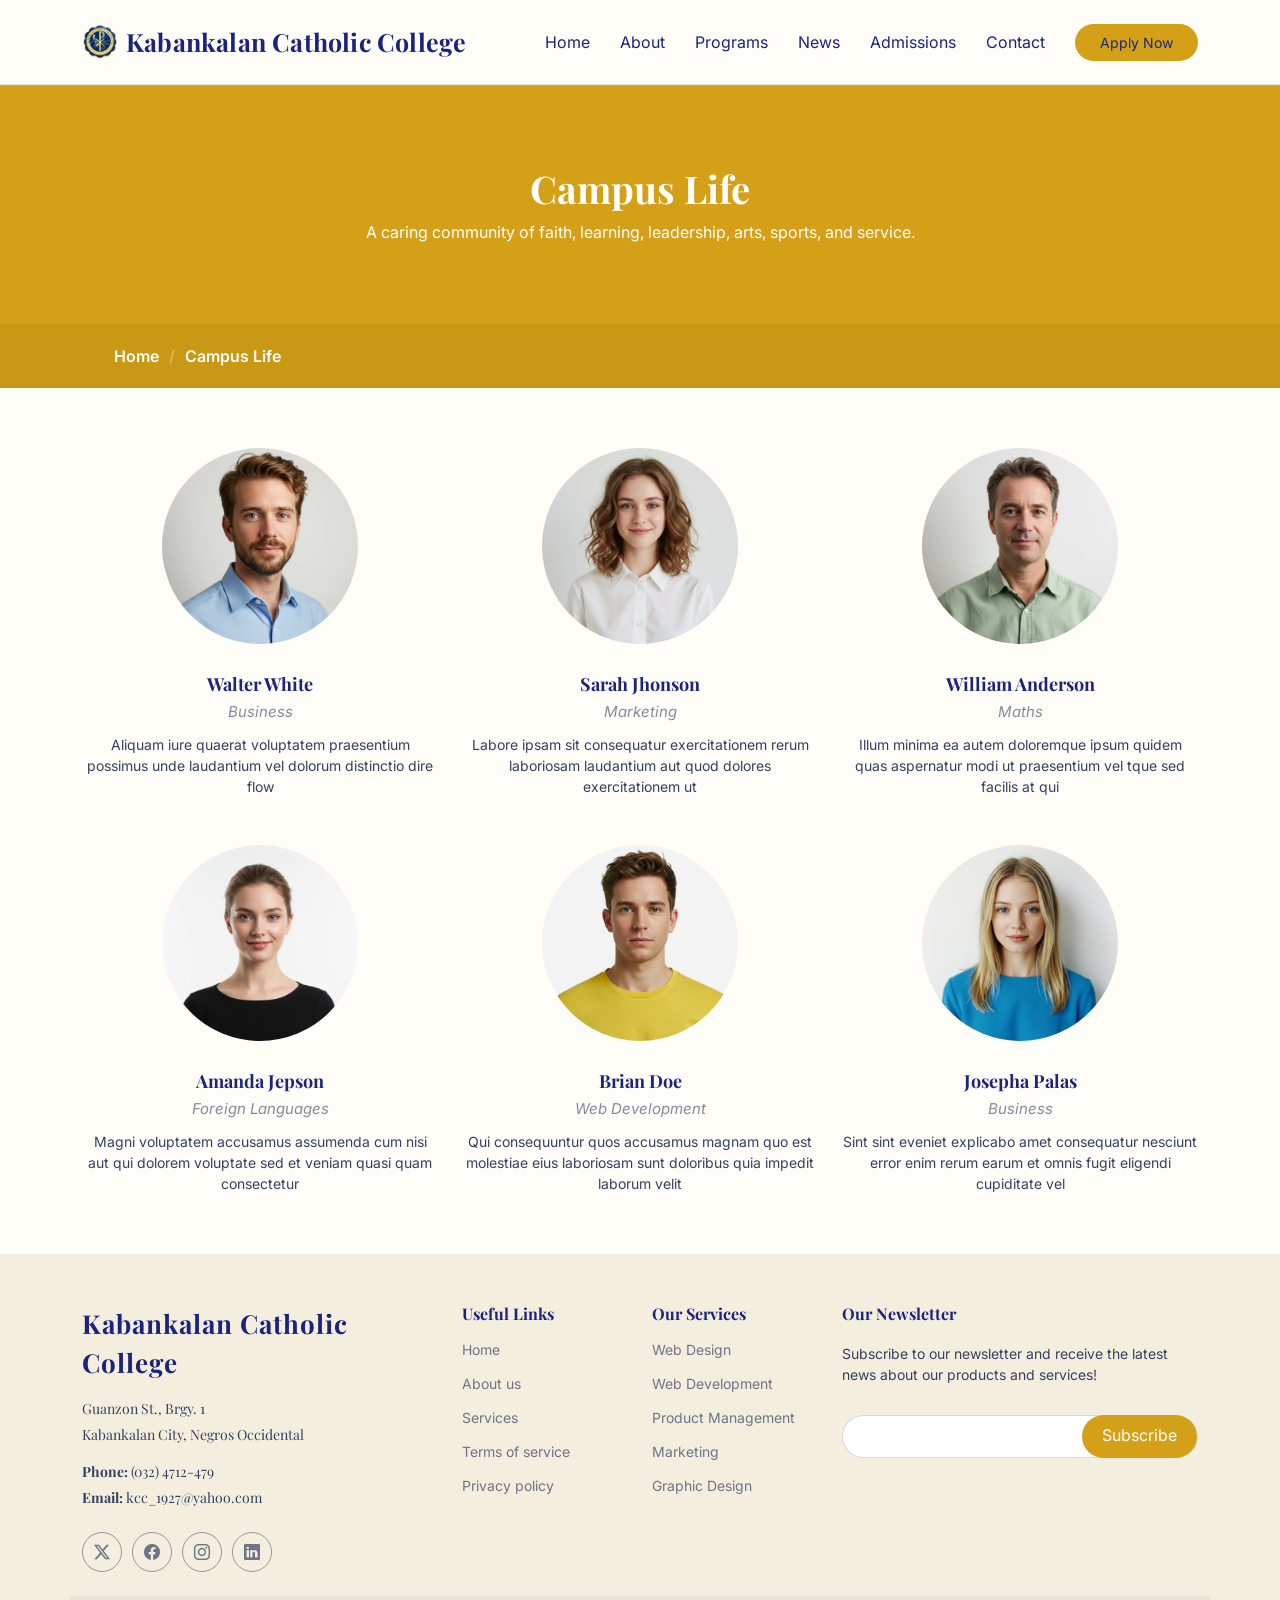
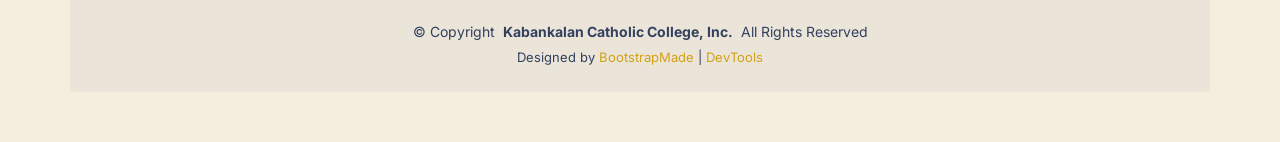
<file: trainers.html>
<!DOCTYPE html>
<html lang="en">

<head>
  <meta charset="utf-8">
  <meta content="width=device-width, initial-scale=1.0" name="viewport">
  <title>Campus Life | Kabankalan Catholic College, Inc.</title>
  <meta name="description" content="">
  <meta name="keywords" content="">

  <!-- Favicons -->
  <link href="assets/img/favicon.png" rel="icon">
  <link href="assets/img/apple-touch-icon.png" rel="apple-touch-icon">

  <!-- Fonts -->
  <link href="https://fonts.googleapis.com" rel="preconnect">
  <link href="https://fonts.gstatic.com" rel="preconnect" crossorigin>
  <link href="https://fonts.googleapis.com/css2?family=Open+Sans:ital,wght@0,300;0,400;0,500;0,600;0,700;0,800;1,300;1,400;1,500;1,600;1,700;1,800&family=Poppins:ital,wght@0,100;0,200;0,300;0,400;0,500;0,600;0,700;0,800;0,900;1,100;1,200;1,300;1,400;1,500;1,600;1,700;1,800;1,900&family=Raleway:ital,wght@0,100;0,200;0,300;0,400;0,500;0,600;0,700;0,800;0,900;1,100;1,200;1,300;1,400;1,500;1,600;1,700;1,800;1,900&display=swap" rel="stylesheet">

  <!-- Vendor CSS Files -->
  <link href="assets/vendor/bootstrap/css/bootstrap.min.css" rel="stylesheet">
  <link href="assets/vendor/bootstrap-icons/bootstrap-icons.css" rel="stylesheet">
  <link href="assets/vendor/aos/aos.css" rel="stylesheet">
  <link href="assets/vendor/glightbox/css/glightbox.min.css" rel="stylesheet">
  <link href="assets/vendor/swiper/swiper-bundle.min.css" rel="stylesheet">

  <!-- Main CSS File -->
  <link href="assets/css/main.css" rel="stylesheet">

  <!-- =======================================================
  * Template Name: Mentor
  * Template URL: https://bootstrapmade.com/mentor-free-education-bootstrap-theme/
  * Updated: Jul 07 2025 with Bootstrap v5.3.7
  * Author: BootstrapMade.com
  * License: https://bootstrapmade.com/license/
  ======================================================== -->
</head>

<body class="trainers-page">

  <header id="header" class="header d-flex align-items-center sticky-top">
    <div class="container-fluid container-xl position-relative d-flex align-items-center">

      <a href="index.html" class="logo d-flex align-items-center me-auto">
        <img src="assets/img/kcc-logo.png" alt="Kabankalan Catholic College, Inc.">
        <h1 class="sitename">Kabankalan Catholic College</h1>
      </a>

      <nav id="navmenu" class="navmenu">
        <ul>
          <li><a href="index.html">Home<br></a></li>
          <li><a href="about.html">About</a></li>
          <li><a href="courses.html">Programs</a></li>
          <li><a href="events.html">News</a></li>
          <li><a href="pricing.html">Admissions</a></li>
          <li><a href="contact.html">Contact</a></li>
        </ul>
        <i class="mobile-nav-toggle d-xl-none bi bi-list"></i>
      </nav>

      <a class="btn-getstarted" href="pricing.html">Apply Now</a>

    </div>
  </header>

  <main class="main">

    <!-- Page Title -->
    <div class="page-title" data-aos="fade">
      <div class="heading">
        <div class="container">
          <div class="row d-flex justify-content-center text-center">
            <div class="col-lg-8">
              <h1>Campus Life</h1>
              <p class="mb-0">A caring community of faith, learning, leadership, arts, sports, and service.</p>
            </div>
          </div>
        </div>
      </div>
      <nav class="breadcrumbs">
        <div class="container">
          <ol>
            <li><a href="index.html">Home</a></li>
            <li class="current">Campus Life</li>
          </ol>
        </div>
      </nav>
    </div><!-- End Page Title -->

    <!-- Trainers Section -->
    <section id="trainers" class="section trainers">

      <div class="container">

        <div class="row gy-5">

          <div class="col-lg-4 col-md-6 member" data-aos="fade-up" data-aos-delay="100">
            <div class="member-img">
              <img src="assets/img/person/person-m-7.webp" class="img-fluid" alt="">
              <div class="social">
                <a href="#"><i class="bi bi-twitter-x"></i></a>
                <a href="#"><i class="bi bi-facebook"></i></a>
                <a href="#"><i class="bi bi-instagram"></i></a>
                <a href="#"><i class="bi bi-linkedin"></i></a>
              </div>
            </div>
            <div class="member-info text-center">
              <h4>Walter White</h4>
              <span>Business</span>
              <p>Aliquam iure quaerat voluptatem praesentium possimus unde laudantium vel dolorum distinctio dire flow</p>
            </div>
          </div><!-- End Team Member -->

          <div class="col-lg-4 col-md-6 member" data-aos="fade-up" data-aos-delay="200">
            <div class="member-img">
              <img src="assets/img/person/person-f-8.webp" class="img-fluid" alt="">
              <div class="social">
                <a href="#"><i class="bi bi-twitter-x"></i></a>
                <a href="#"><i class="bi bi-facebook"></i></a>
                <a href="#"><i class="bi bi-instagram"></i></a>
                <a href="#"><i class="bi bi-linkedin"></i></a>
              </div>
            </div>
            <div class="member-info text-center">
              <h4>Sarah Jhonson</h4>
              <span>Marketing</span>
              <p>Labore ipsam sit consequatur exercitationem rerum laboriosam laudantium aut quod dolores exercitationem ut</p>
            </div>
          </div><!-- End Team Member -->

          <div class="col-lg-4 col-md-6 member" data-aos="fade-up" data-aos-delay="300">
            <div class="member-img">
              <img src="assets/img/person/person-m-6.webp" class="img-fluid" alt="">
              <div class="social">
                <a href="#"><i class="bi bi-twitter-x"></i></a>
                <a href="#"><i class="bi bi-facebook"></i></a>
                <a href="#"><i class="bi bi-instagram"></i></a>
                <a href="#"><i class="bi bi-linkedin"></i></a>
              </div>
            </div>
            <div class="member-info text-center">
              <h4>William Anderson</h4>
              <span>Maths</span>
              <p>Illum minima ea autem doloremque ipsum quidem quas aspernatur modi ut praesentium vel tque sed facilis at qui</p>
            </div>
          </div><!-- End Team Member -->

          <div class="col-lg-4 col-md-6 member" data-aos="fade-up" data-aos-delay="400">
            <div class="member-img">
              <img src="assets/img/person/person-f-4.webp" class="img-fluid" alt="">
              <div class="social">
                <a href="#"><i class="bi bi-twitter-x"></i></a>
                <a href="#"><i class="bi bi-facebook"></i></a>
                <a href="#"><i class="bi bi-instagram"></i></a>
                <a href="#"><i class="bi bi-linkedin"></i></a>
              </div>
            </div>
            <div class="member-info text-center">
              <h4>Amanda Jepson</h4>
              <span>Foreign Languages</span>
              <p>Magni voluptatem accusamus assumenda cum nisi aut qui dolorem voluptate sed et veniam quasi quam consectetur</p>
            </div>
          </div><!-- End Team Member -->

          <div class="col-lg-4 col-md-6 member" data-aos="fade-up" data-aos-delay="500">
            <div class="member-img">
              <img src="assets/img/person/person-m-12.webp" class="img-fluid" alt="">
              <div class="social">
                <a href="#"><i class="bi bi-twitter-x"></i></a>
                <a href="#"><i class="bi bi-facebook"></i></a>
                <a href="#"><i class="bi bi-instagram"></i></a>
                <a href="#"><i class="bi bi-linkedin"></i></a>
              </div>
            </div>
            <div class="member-info text-center">
              <h4>Brian Doe</h4>
              <span>Web Development<br></span>
              <p>Qui consequuntur quos accusamus magnam quo est molestiae eius laboriosam sunt doloribus quia impedit laborum velit</p>
            </div>
          </div><!-- End Team Member -->

          <div class="col-lg-4 col-md-6 member" data-aos="fade-up" data-aos-delay="600">
            <div class="member-img">
              <img src="assets/img/person/person-f-9.webp" class="img-fluid" alt="">
              <div class="social">
                <a href="#"><i class="bi bi-twitter-x"></i></a>
                <a href="#"><i class="bi bi-facebook"></i></a>
                <a href="#"><i class="bi bi-instagram"></i></a>
                <a href="#"><i class="bi bi-linkedin"></i></a>
              </div>
            </div>
            <div class="member-info text-center">
              <h4>Josepha Palas</h4>
              <span>Business</span>
              <p>Sint sint eveniet explicabo amet consequatur nesciunt error enim rerum earum et omnis fugit eligendi cupiditate vel</p>
            </div>
          </div><!-- End Team Member -->

        </div>

      </div>

    </section><!-- /Trainers Section -->

  </main>

  <footer id="footer" class="footer position-relative light-background">

    <div class="container footer-top">
      <div class="row gy-4">
        <div class="col-lg-4 col-md-6 footer-about">
          <a href="index.html" class="logo d-flex align-items-center">
            <span class="sitename">Kabankalan Catholic College</span>
          </a>
          <div class="footer-contact pt-3">
            <p>Guanzon St., Brgy. 1</p>
            <p>Kabankalan City, Negros Occidental</p>
            <p class="mt-3"><strong>Phone:</strong> <span>(032) 4712-479</span></p>
            <p><strong>Email:</strong> <span>kcc_1927@yahoo.com</span></p>
          </div>
          <div class="social-links d-flex mt-4">
            <a href=""><i class="bi bi-twitter-x"></i></a>
            <a href=""><i class="bi bi-facebook"></i></a>
            <a href=""><i class="bi bi-instagram"></i></a>
            <a href=""><i class="bi bi-linkedin"></i></a>
          </div>
        </div>

        <div class="col-lg-2 col-md-3 footer-links">
          <h4>Useful Links</h4>
          <ul>
            <li><a href="#">Home</a></li>
            <li><a href="#">About us</a></li>
            <li><a href="#">Services</a></li>
            <li><a href="#">Terms of service</a></li>
            <li><a href="#">Privacy policy</a></li>
          </ul>
        </div>

        <div class="col-lg-2 col-md-3 footer-links">
          <h4>Our Services</h4>
          <ul>
            <li><a href="#">Web Design</a></li>
            <li><a href="#">Web Development</a></li>
            <li><a href="#">Product Management</a></li>
            <li><a href="#">Marketing</a></li>
            <li><a href="#">Graphic Design</a></li>
          </ul>
        </div>

        <div class="col-lg-4 col-md-12 footer-newsletter">
          <h4>Our Newsletter</h4>
          <p>Subscribe to our newsletter and receive the latest news about our products and services!</p>
          <form action="#" method="post" class="email-form">
            <div class="newsletter-form"><input type="email" name="email"><input type="submit" value="Subscribe"></div>
            <div class="loading">Loading</div>
            <div class="error-message"></div>
            <div class="sent-message">Your subscription request has been sent. Thank you!</div>
          </form>
        </div>

      </div>
    </div>

    <div class="container copyright text-center mt-4">
      <p>© <span>Copyright</span> <strong class="px-1 sitename">Kabankalan Catholic College, Inc.</strong> <span>All Rights Reserved</span></p>
      <div class="credits">
        <!-- All the links in the footer should remain intact. -->
        <!-- You can delete the links only if you've purchased the pro version. -->
        <!-- Licensing information: https://bootstrapmade.com/license/ -->
        Designed by <a href="https://bootstrapmade.com/">BootstrapMade</a> | <a href="https://bootstrapmade.com/tools/">DevTools</a>
      </div>
    </div>

  </footer>

  <!-- Scroll Top -->
  <a href="#" id="scroll-top" class="scroll-top d-flex align-items-center justify-content-center"><i class="bi bi-arrow-up-short"></i></a>

  <!-- Preloader -->
  <div id="preloader"></div>

  <!-- Vendor JS Files -->
  <script src="assets/vendor/bootstrap/js/bootstrap.bundle.min.js"></script>
  <script src="assets/vendor/aos/aos.js"></script>
  <script src="assets/vendor/glightbox/js/glightbox.min.js"></script>
  <script src="assets/vendor/purecounter/purecounter_vanilla.js"></script>
  <script src="assets/vendor/swiper/swiper-bundle.min.js"></script>

  <!-- Main JS File -->
  <script src="assets/js/main.js"></script>

</body>

</html>
</file>
<file: assets/css/main.css>
@import url("https://fonts.googleapis.com/css2?family=Inter:wght@400;500;600;700&family=Playfair+Display:wght@700&display=swap");

/**
* Template Name: Mentor
* Template URL: https://bootstrapmade.com/mentor-free-education-bootstrap-theme/
* Updated: Jul 07 2025 with Bootstrap v5.3.7
* Author: BootstrapMade.com
* License: https://bootstrapmade.com/license/
*/

/*--------------------------------------------------------------
# Font & Color Variables
# Help: https://bootstrapmade.com/color-system/
--------------------------------------------------------------*/
/* Fonts */
:root {
  --default-font: "Inter", system-ui, -apple-system, "Segoe UI", sans-serif;
  --heading-font: "Playfair Display", Georgia, serif;
  --nav-font: "Inter", system-ui, -apple-system, "Segoe UI", sans-serif;
}

/* Global Colors - The following color variables are used throughout the website. Updating them here will change the color scheme of the entire website */
:root { 
  --background-color: #fffdf7;
  --default-color: #33405f;
  --heading-color: #1a237e;
  --accent-color: #d4a017;
  --surface-color: #ffffff;
  --contrast-color: #ffffff; /* Contrast color for text, ensuring readability against backgrounds of accent, heading, or default colors. */
}

/* Nav Menu Colors - The following color variables are used specifically for the navigation menu. They are separate from the global colors to allow for more customization options */
:root {
  --nav-color: #1a237e;
  --nav-hover-color: #b8860b;
  --nav-mobile-background-color: #ffffff; /* Used as the background color for mobile navigation menu */
  --nav-dropdown-background-color: #ffffff; /* Used as the background color for dropdown items that appear when hovering over primary navigation items */
  --nav-dropdown-color: #272828; /* Used for navigation links of the dropdown items in the navigation menu. */
  --nav-dropdown-hover-color: #5fcf80; /* Similar to --nav-hover-color, this color is applied to dropdown navigation links when they are hovered over. */
}

/* Color Presets - These classes override global colors when applied to any section or element, providing reuse of the sam color scheme. */

.light-background {
  --background-color: #f4eede;
  --surface-color: #ffffff;
}

.dark-background {
  --background-color: #060606;
  --default-color: #ffffff;
  --heading-color: #ffffff;
  --surface-color: #252525;
  --contrast-color: #ffffff;
}

/* Smooth scroll */
:root {
  scroll-behavior: smooth;
}

/*--------------------------------------------------------------
# General Styling & Shared Classes
--------------------------------------------------------------*/
body {
  color: var(--default-color);
  background-color: var(--background-color);
  font-family: var(--default-font);
}

a {
  color: var(--accent-color);
  text-decoration: none;
  transition: 0.3s;
}

a:hover {
  color: color-mix(in srgb, var(--accent-color), transparent 25%);
  text-decoration: none;
}

h1,
h2,
h3,
h4,
h5,
h6 {
  color: var(--heading-color);
  font-family: var(--heading-font);
}

/* Email Form Messages
------------------------------*/
.email-form .error-message {
  display: none;
  background: #df1529;
  color: #ffffff;
  text-align: left;
  padding: 15px;
  margin-bottom: 24px;
  font-weight: 600;
}

.email-form .sent-message {
  display: none;
  color: #ffffff;
  background: #059652;
  text-align: center;
  padding: 15px;
  margin-bottom: 24px;
  font-weight: 600;
}

.email-form .loading {
  display: none;
  background: var(--surface-color);
  text-align: center;
  padding: 15px;
  margin-bottom: 24px;
}

.email-form .loading:before {
  content: "";
  display: inline-block;
  border-radius: 50%;
  width: 24px;
  height: 24px;
  margin: 0 10px -6px 0;
  border: 3px solid var(--accent-color);
  border-top-color: var(--surface-color);
  animation: email-form-loading 1s linear infinite;
}

@keyframes email-form-loading {
  0% {
    transform: rotate(0deg);
  }

  100% {
    transform: rotate(360deg);
  }
}

/* Pulsating Play Button
------------------------------*/
.pulsating-play-btn {
  width: 94px;
  height: 94px;
  background: radial-gradient(var(--accent-color) 50%, color-mix(in srgb, var(--accent-color), transparent 75%) 52%);
  border-radius: 50%;
  display: block;
  position: relative;
  overflow: hidden;
}

.pulsating-play-btn:before {
  content: "";
  position: absolute;
  width: 120px;
  height: 120px;
  animation-delay: 0s;
  animation: pulsate-play-btn 2s;
  animation-direction: forwards;
  animation-iteration-count: infinite;
  animation-timing-function: steps;
  opacity: 1;
  border-radius: 50%;
  border: 5px solid color-mix(in srgb, var(--accent-color), transparent 30%);
  top: -15%;
  left: -15%;
  background: rgba(198, 16, 0, 0);
}

.pulsating-play-btn:after {
  content: "";
  position: absolute;
  left: 50%;
  top: 50%;
  transform: translateX(-40%) translateY(-50%);
  width: 0;
  height: 0;
  border-top: 10px solid transparent;
  border-bottom: 10px solid transparent;
  border-left: 15px solid #fff;
  z-index: 100;
  transition: all 400ms cubic-bezier(0.55, 0.055, 0.675, 0.19);
}

.pulsating-play-btn:hover:before {
  content: "";
  position: absolute;
  left: 50%;
  top: 50%;
  transform: translateX(-40%) translateY(-50%);
  width: 0;
  height: 0;
  border: none;
  border-top: 10px solid transparent;
  border-bottom: 10px solid transparent;
  border-left: 15px solid #fff;
  z-index: 200;
  animation: none;
  border-radius: 0;
}

.pulsating-play-btn:hover:after {
  border-left: 15px solid var(--accent-color);
  transform: scale(20);
}

@keyframes pulsate-play-btn {
  0% {
    transform: scale(0.6, 0.6);
    opacity: 1;
  }

  100% {
    transform: scale(1, 1);
    opacity: 0;
  }
}

/*--------------------------------------------------------------
# Global Header
--------------------------------------------------------------*/
.header {
  color: var(--default-color);
  background-color: var(--background-color);
  padding: 12px 0;
  border-bottom: 1px solid color-mix(in srgb, var(--heading-color), transparent 88%);
  transition: all 0.5s;
  z-index: 997;
}

.header .logo {
  line-height: 1;
}

.header .logo img {
  max-height: 36px;
  margin-right: 8px;
}

.header .logo h1 {
  font-weight: 700;
  font-size: 25px;
  margin: 0;
  letter-spacing: 0.2px;
  text-transform: none;
  color: var(--heading-color);
}

.header .btn-getstarted,
.header .btn-getstarted:focus {
  color: var(--heading-color);
  background: var(--accent-color);
  font-size: 14px;
  padding: 8px 25px;
  margin: 0 0 0 30px;
  border-radius: 50px;
  transition: 0.3s;
}

.header .btn-getstarted:hover,
.header .btn-getstarted:focus:hover {
  color: var(--contrast-color);
  background: color-mix(in srgb, var(--accent-color), transparent 15%);
}

@media (max-width: 1200px) {
  .header .logo {
    order: 1;
  }

  .header .btn-getstarted {
    order: 2;
    margin: 0 15px 0 0;
    padding: 6px 15px;
  }

  .header .navmenu {
    order: 3;
  }
}

.scrolled .header {
  box-shadow: 0px 0 18px rgba(0, 0, 0, 0.1);
}

/*--------------------------------------------------------------
# Navigation Menu
--------------------------------------------------------------*/
/* Navmenu - Desktop */
@media (min-width: 1200px) {
  .navmenu {
    padding: 0;
  }

  .navmenu ul {
    margin: 0;
    padding: 0;
    display: flex;
    list-style: none;
    align-items: center;
  }

  .navmenu li {
    position: relative;
  }

  .navmenu a,
  .navmenu a:focus {
    color: var(--nav-color);
    padding: 18px 15px;
    font-size: 16px;
    font-family: var(--nav-font);
    font-weight: 400;
    display: flex;
    align-items: center;
    justify-content: space-between;
    white-space: nowrap;
    transition: 0.3s;
  }

  .navmenu a i,
  .navmenu a:focus i {
    font-size: 12px;
    line-height: 0;
    margin-left: 5px;
    transition: 0.3s;
  }

  .navmenu li:last-child a {
    padding-right: 0;
  }

  .navmenu li:hover>a,
  .navmenu .active,
  .navmenu .active:focus {
    color: var(--nav-hover-color);
  }

  .navmenu .dropdown ul {
    margin: 0;
    padding: 10px 0;
    background: var(--nav-dropdown-background-color);
    display: block;
    position: absolute;
    visibility: hidden;
    left: 14px;
    top: 130%;
    opacity: 0;
    transition: 0.3s;
    border-radius: 4px;
    z-index: 99;
    box-shadow: 0px 0px 30px rgba(0, 0, 0, 0.1);
  }

  .navmenu .dropdown ul li {
    min-width: 200px;
  }

  .navmenu .dropdown ul a {
    padding: 10px 20px;
    font-size: 15px;
    text-transform: none;
    color: var(--nav-dropdown-color);
  }

  .navmenu .dropdown ul a i {
    font-size: 12px;
  }

  .navmenu .dropdown ul a:hover,
  .navmenu .dropdown ul .active:hover,
  .navmenu .dropdown ul li:hover>a {
    color: var(--nav-dropdown-hover-color);
  }

  .navmenu .dropdown:hover>ul {
    opacity: 1;
    top: 100%;
    visibility: visible;
  }

  .navmenu .dropdown .dropdown ul {
    top: 0;
    left: -90%;
    visibility: hidden;
  }

  .navmenu .dropdown .dropdown:hover>ul {
    opacity: 1;
    top: 0;
    left: -100%;
    visibility: visible;
  }
}

/* Navmenu - Mobile */
@media (max-width: 1199px) {
  .mobile-nav-toggle {
    color: var(--nav-color);
    font-size: 28px;
    line-height: 0;
    margin-right: 10px;
    cursor: pointer;
    transition: color 0.3s;
  }

  .navmenu {
    padding: 0;
    z-index: 9997;
  }

  .navmenu ul {
    display: none;
    list-style: none;
    position: absolute;
    inset: 60px 20px 20px 20px;
    padding: 10px 0;
    margin: 0;
    border-radius: 6px;
    background-color: var(--nav-mobile-background-color);
    border: 1px solid color-mix(in srgb, var(--default-color), transparent 90%);
    box-shadow: none;
    overflow-y: auto;
    transition: 0.3s;
    z-index: 9998;
  }

  .navmenu a,
  .navmenu a:focus {
    color: var(--nav-dropdown-color);
    padding: 10px 20px;
    font-family: var(--nav-font);
    font-size: 17px;
    font-weight: 500;
    display: flex;
    align-items: center;
    justify-content: space-between;
    white-space: nowrap;
    transition: 0.3s;
  }

  .navmenu a i,
  .navmenu a:focus i {
    font-size: 12px;
    line-height: 0;
    margin-left: 5px;
    width: 30px;
    height: 30px;
    display: flex;
    align-items: center;
    justify-content: center;
    border-radius: 50%;
    transition: 0.3s;
    background-color: color-mix(in srgb, var(--accent-color), transparent 90%);
  }

  .navmenu a i:hover,
  .navmenu a:focus i:hover {
    background-color: var(--accent-color);
    color: var(--contrast-color);
  }

  .navmenu a:hover,
  .navmenu .active,
  .navmenu .active:focus {
    color: var(--nav-dropdown-hover-color);
  }

  .navmenu .active i,
  .navmenu .active:focus i {
    background-color: var(--accent-color);
    color: var(--contrast-color);
    transform: rotate(180deg);
  }

  .navmenu .dropdown ul {
    position: static;
    display: none;
    z-index: 99;
    padding: 10px 0;
    margin: 10px 20px;
    background-color: var(--nav-dropdown-background-color);
    transition: all 0.5s ease-in-out;
  }

  .navmenu .dropdown ul ul {
    background-color: rgba(33, 37, 41, 0.1);
  }

  .navmenu .dropdown>.dropdown-active {
    display: block;
    background-color: rgba(33, 37, 41, 0.03);
  }

  .mobile-nav-active {
    overflow: hidden;
  }

  .mobile-nav-active .mobile-nav-toggle {
    color: #fff;
    position: absolute;
    font-size: 32px;
    top: 15px;
    right: 15px;
    margin-right: 0;
    z-index: 9999;
  }

  .mobile-nav-active .navmenu {
    position: fixed;
    overflow: hidden;
    inset: 0;
    background: rgba(33, 37, 41, 0.8);
    transition: 0.3s;
  }

  .mobile-nav-active .navmenu>ul {
    display: block;
  }
}

/*--------------------------------------------------------------
# Global Footer
--------------------------------------------------------------*/
.footer {
  color: var(--default-color);
  background-color: var(--background-color);
  font-size: 14px;
  padding-bottom: 50px;
  position: relative;
}

.footer .footer-top {
  padding-top: 50px;
}

.footer .footer-about .logo {
  margin-bottom: 0;
}

.footer .footer-about .logo img {
  max-height: 40px;
  margin-right: 6px;
}

.footer .footer-about .logo span {
  font-size: 26px;
  font-weight: 700;
  letter-spacing: 1px;
  font-family: var(--heading-font);
  color: var(--heading-color);
}

.footer .footer-about p {
  font-size: 14px;
  font-family: var(--heading-font);
}

.footer .social-links a {
  display: flex;
  align-items: center;
  justify-content: center;
  width: 40px;
  height: 40px;
  border-radius: 50%;
  border: 1px solid color-mix(in srgb, var(--default-color), transparent 50%);
  font-size: 16px;
  color: color-mix(in srgb, var(--default-color), transparent 30%);
  margin-right: 10px;
  transition: 0.3s;
}

.footer .social-links a:hover {
  color: var(--accent-color);
  border-color: var(--accent-color);
}

.footer h4 {
  font-size: 16px;
  font-weight: bold;
  position: relative;
  padding-bottom: 12px;
}

.footer .footer-links {
  margin-bottom: 30px;
}

.footer .footer-links ul {
  list-style: none;
  padding: 0;
  margin: 0;
}

.footer .footer-links ul i {
  padding-right: 2px;
  font-size: 12px;
  line-height: 0;
}

.footer .footer-links ul li {
  padding: 10px 0;
  display: flex;
  align-items: center;
}

.footer .footer-links ul li:first-child {
  padding-top: 0;
}

.footer .footer-links ul a {
  color: color-mix(in srgb, var(--default-color), transparent 30%);
  display: inline-block;
  line-height: 1;
}

.footer .footer-links ul a:hover {
  color: var(--accent-color);
}

.footer .footer-contact p {
  margin-bottom: 5px;
}

.footer .footer-newsletter .newsletter-form {
  margin-top: 30px;
  margin-bottom: 15px;
  padding: 6px 8px;
  position: relative;
  border-radius: 50px;
  border: 1px solid color-mix(in srgb, var(--default-color), transparent 80%);
  display: flex;
  background-color: var(--surface-color);
  transition: 0.3s;
}

.footer .footer-newsletter .newsletter-form:focus-within {
  border-color: var(--accent-color);
}

.footer .footer-newsletter .newsletter-form input[type=email] {
  border: 0;
  padding: 4px 8px;
  width: 100%;
  background-color: var(--surface-color);
  color: var(--default-color);
}

.footer .footer-newsletter .newsletter-form input[type=email]:focus-visible {
  outline: none;
}

.footer .footer-newsletter .newsletter-form input[type=submit] {
  border: 0;
  font-size: 16px;
  padding: 0 20px 2px 20px;
  margin: -7px -8px -7px 0;
  background: var(--accent-color);
  color: var(--contrast-color);
  transition: 0.3s;
  border-radius: 50px;
}

.footer .footer-newsletter .newsletter-form input[type=submit]:hover {
  background: color-mix(in srgb, var(--accent-color), transparent 20%);
}

.footer .copyright {
  padding-top: 25px;
  padding-bottom: 25px;
  background-color: color-mix(in srgb, var(--default-color), transparent 95%);
}

.footer .copyright p {
  margin-bottom: 0;
}

.footer .credits {
  margin-top: 6px;
  font-size: 13px;
}

/*--------------------------------------------------------------
# Preloader
--------------------------------------------------------------*/
#preloader {
  position: fixed;
  inset: 0;
  z-index: 999999;
  overflow: hidden;
  background: var(--background-color);
  transition: all 0.6s ease-out;
}

#preloader:before {
  content: "";
  position: fixed;
  top: calc(50% - 30px);
  left: calc(50% - 30px);
  border: 6px solid #ffffff;
  border-color: var(--accent-color) transparent var(--accent-color) transparent;
  border-radius: 50%;
  width: 60px;
  height: 60px;
  animation: animate-preloader 1.5s linear infinite;
}

@keyframes animate-preloader {
  0% {
    transform: rotate(0deg);
  }

  100% {
    transform: rotate(360deg);
  }
}

/*--------------------------------------------------------------
# Scroll Top Button
--------------------------------------------------------------*/
.scroll-top {
  position: fixed;
  visibility: hidden;
  opacity: 0;
  right: 15px;
  bottom: -15px;
  z-index: 99999;
  background-color: var(--accent-color);
  width: 44px;
  height: 44px;
  border-radius: 50px;
  transition: all 0.4s;
}

.scroll-top i {
  font-size: 24px;
  color: var(--contrast-color);
  line-height: 0;
}

.scroll-top:hover {
  background-color: color-mix(in srgb, var(--accent-color), transparent 20%);
  color: var(--contrast-color);
}

.scroll-top.active {
  visibility: visible;
  opacity: 1;
  bottom: 15px;
}

/*--------------------------------------------------------------
# Disable aos animation delay on mobile devices
--------------------------------------------------------------*/
@media screen and (max-width: 768px) {
  [data-aos-delay] {
    transition-delay: 0 !important;
  }
}

/*--------------------------------------------------------------
# Global Page Titles & Breadcrumbs
--------------------------------------------------------------*/
.page-title {
  --default-color: var(--contrast-color);
  --background-color: var(--accent-color);
  --heading-color: var(--contrast-color);
  color: var(--default-color);
  background-color: var(--background-color);
  position: relative;
}

.page-title .heading {
  padding: 80px 0;
  border-top: 1px solid color-mix(in srgb, var(--default-color), transparent 90%);
}

.page-title .heading h1 {
  font-size: 38px;
  font-weight: 700;
}

.page-title nav {
  background-color: color-mix(in srgb, var(--accent-color) 90%, black 5%);
  padding: 20px 0;
}

.page-title nav a {
  color: var(--default-color);
}

.page-title nav ol {
  display: flex;
  flex-wrap: wrap;
  list-style: none;
  margin: 0;
  font-size: 16px;
  font-weight: 600;
}

.page-title nav ol li+li {
  padding-left: 10px;
}

.page-title nav ol li+li::before {
  content: "/";
  display: inline-block;
  padding-right: 10px;
  color: color-mix(in srgb, var(--default-color), transparent 70%);
}

/*--------------------------------------------------------------
# Global Sections
--------------------------------------------------------------*/
section,
.section {
  color: var(--default-color);
  background-color: var(--background-color);
  padding: 60px 0;
  scroll-margin-top: 900px;
  overflow: clip;
}

@media (max-width: 1199px) {

  section,
  .section {
    scroll-margin-top: 66px;
  }
}

/*--------------------------------------------------------------
# Global Section Titles
--------------------------------------------------------------*/
.section-title {
  padding-bottom: 60px;
  position: relative;
}

.section-title h2 {
  font-size: 14px;
  font-weight: 500;
  padding: 0;
  line-height: 1px;
  margin: 0;
  letter-spacing: 1.5px;
  text-transform: uppercase;
  color: color-mix(in srgb, var(--default-color), transparent 50%);
  position: relative;
}

.section-title h2::after {
  content: "";
  width: 120px;
  height: 1px;
  display: inline-block;
  background: var(--accent-color);
  margin: 4px 10px;
}

.section-title p {
  color: var(--heading-color);
  margin: 0;
  font-size: 36px;
  font-weight: 700;
  font-family: var(--nav-font);
  text-transform: uppercase;
}

/*--------------------------------------------------------------
# Hero Section
--------------------------------------------------------------*/
.hero {
  width: 100%;
  min-height: 80vh;
  position: relative;
  padding: 80px 0;
  display: flex;
  align-items: center;
  justify-content: center;
  color: var(--default-color);
}

.hero img {
  position: absolute;
  inset: 0;
  display: block;
  width: 100%;
  height: 100%;
  object-fit: cover;
  z-index: 1;
}

.hero:before {
  content: "";
  background: linear-gradient(90deg, rgba(10, 17, 48, 0.88) 0%, rgba(26, 35,126, 0.62) 55%, rgba(26, 35,126, 0.18) 100%);
  position: absolute;
  inset: 0;
  z-index: 2;
}

.hero .container {
  position: relative;
  z-index: 3;
}

.hero h2 {
  margin: 0;
  font-size: 48px;
  font-weight: 700;
}

.hero p {
  color: color-mix(in srgb, var(--default-color), transparent 20%);
  margin: 10px 0 0 0;
  font-size: 24px;
}

.hero .btn-get-started {
  font-weight: 500;
  font-size: 15px;
  letter-spacing: 1px;
  display: inline-block;
  padding: 8px 35px 10px 35px;
  border-radius: 50px;
  transition: 0.4s;
  margin-top: 30px;
  border: 2px solid var(--default-color);
  color: var(--default-color);
}

.hero .btn-get-started:hover {
  background: var(--accent-color);
  border: 2px solid var(--accent-color);
}

@media (max-width: 768px) {
  .hero h2 {
    font-size: 32px;
  }

  .hero p {
    font-size: 18px;
  }
}

/*--------------------------------------------------------------
# About Section
--------------------------------------------------------------*/
.about .content h3 {
  font-size: 2rem;
  font-weight: 700;
}

.about .content ul {
  list-style: none;
  padding: 0;
}

.about .content ul li {
  padding-bottom: 10px;
}

.about .content ul i {
  font-size: 1.25rem;
  margin-right: 4px;
  color: var(--accent-color);
}

.about .content p:last-child {
  margin-bottom: 0;
}

.about .content .read-more {
  background: var(--accent-color);
  color: var(--contrast-color);
  font-family: var(--heading-font);
  font-weight: 500;
  font-size: 15px;
  letter-spacing: 1px;
  padding: 10px 24px 12px 24px;
  border-radius: 50px;
  transition: 0.3s;
  display: inline-flex;
  align-items: center;
  justify-content: center;
}

.about .content .read-more i {
  font-size: 18px;
  margin-left: 5px;
  line-height: 0;
  transition: 0.3s;
}

.about .content .read-more:hover {
  background: color-mix(in srgb, var(--accent-color), transparent 20%);
  padding-right: 19px;
}

.about .content .read-more:hover i {
  margin-left: 10px;
}

/*--------------------------------------------------------------
# Counts Section
--------------------------------------------------------------*/
.counts {
  padding: 25px 0;
}

.counts .stats-item {
  padding: 30px;
  width: 100%;
}

.counts .stats-item span {
  font-size: 48px;
  display: block;
  color: var(--accent-color);
  font-weight: 700;
}

.counts .stats-item p {
  color: color-mix(in srgb, var(--default-color), transparent 40%);
  padding: 0;
  margin: 0;
  font-family: var(--heading-font);
  font-size: 15px;
  font-weight: 600;
}

/*--------------------------------------------------------------
# Why Us Section
--------------------------------------------------------------*/
.why-us .why-box {
  color: var(--contrast-color);
  background: var(--accent-color);
  padding: 30px;
}

.why-us .why-box h3 {
  color: var(--contrast-color);
  font-weight: 700;
  font-size: 34px;
  margin-bottom: 30px;
}

.why-us .why-box p {
  margin-bottom: 30px;
}

.why-us .why-box .more-btn {
  display: inline-block;
  background: color-mix(in srgb, var(--contrast-color), transparent 85%);
  padding: 8px 40px 10px 40px;
  color: var(--contrast-color);
  transition: all ease-in-out 0.4s;
  border-radius: 50px;
}

.why-us .why-box .more-btn i {
  font-size: 14px;
}

.why-us .why-box .more-btn:hover {
  color: var(--accent-color);
  background: var(--surface-color);
}

.why-us .icon-box {
  background-color: var(--surface-color);
  text-align: center;
  padding: 40px 30px;
  width: 100%;
  height: 100%;
  border: 1px solid color-mix(in srgb, var(--default-color), transparent 90%);
}

.why-us .icon-box i {
  color: var(--accent-color);
  font-size: 32px;
  margin-bottom: 30px;
  background: color-mix(in srgb, var(--accent-color), transparent 95%);
  border-radius: 50px;
  display: flex;
  align-items: center;
  justify-content: center;
  width: 72px;
  height: 72px;
  transition: 0.3s;
}

.why-us .icon-box .pillar-number {
  color: var(--heading-color);
  font-family: var(--heading-font);
  font-size: 14px;
  font-weight: 700;
  letter-spacing: 1px;
  margin: -18px 0 12px;
}

.why-us .icon-box h4 {
  font-size: 20px;
  font-weight: 700;
  margin: 0 0 30px 0;
}

.why-us .icon-box p {
  font-size: 15px;
  color: color-mix(in srgb, var(--default-color), transparent 30%);
}

.why-us .icon-box:hover i {
  color: var(--contrast-color);
  background: var(--accent-color);
}

/*--------------------------------------------------------------
# Features Section
--------------------------------------------------------------*/
.features {
  padding: 10px 0;
}

.features .features-item {
  background-color: var(--surface-color);
  display: flex;
  align-items: center;
  padding: 20px;
  transition: 0.3s;
  border: 1px solid color-mix(in srgb, var(--default-color), transparent 90%);
  position: relative;
}

.features .features-item i {
  font-size: 32px;
  padding-right: 10px;
  line-height: 0;
}

.features .features-item h3 {
  font-weight: 700;
  margin: 0;
  padding: 0;
  line-height: 1;
  font-size: 16px;
}

.features .features-item h3 a {
  color: var(--heading-color);
  transition: 0.3s;
}

.features .features-item:hover {
  border-color: var(--accent-color);
}

.features .features-item:hover h3 a {
  color: var(--accent-color);
}

/*--------------------------------------------------------------
# Courses Section
--------------------------------------------------------------*/
.courses .course-item {
  background-color: var(--surface-color);
  border: 1px solid color-mix(in srgb, var(--default-color), transparent 90%);
  border-radius: 5px;
}

.courses .course-content {
  padding: 15px;
}

.courses .course-content h3 {
  font-weight: 700;
  font-size: 20px;
}

.courses .course-content h3 a {
  color: var(--heading-color);
  transition: 0.3s;
}

.courses .course-content h3 a:hover {
  color: var(--accent-color);
}

.courses .course-content .category {
  background: var(--accent-color);
  color: var(--contrast-color);
  font-size: 14px;
  padding: 6px 14px;
  margin: 0;
  border-radius: 5px;
}

.courses .course-content .price {
  margin: 0;
  font-weight: 700;
  font-size: 18px;
  color: color-mix(in srgb, var(--default-color), transparent 20%);
}

.courses .course-content .description {
  font-size: 14px;
  color: color-mix(in srgb, var(--default-color), transparent 20%);
}

.courses .trainer {
  padding-top: 15px;
  border-top: 1px solid color-mix(in srgb, var(--default-color), transparent 90%);
}

.courses .trainer .trainer-profile img {
  max-width: 50px;
  border-radius: 50px;
}

.courses .trainer .trainer-profile .trainer-link {
  padding-left: 10px;
  font-weight: 600;
  font-size: 16px;
  color: color-mix(in srgb, var(--default-color), transparent 20%);
  transition: 0.3s;
}

.courses .trainer .trainer-profile .trainer-link:hover {
  color: var(--accent-color);
}

.courses .trainer .trainer-rank {
  font-size: 18px;
  color: color-mix(in srgb, var(--default-color), transparent 60%);
}

.courses .trainer .trainer-rank .user-icon {
  font-size: 22px;
}

/*--------------------------------------------------------------
# Trainers Index Section
--------------------------------------------------------------*/
.trainers-index .member {
  background-color: var(--surface-color);
  border: 1px solid color-mix(in srgb, var(--default-color), transparent 90%);
  text-align: center;
  margin-bottom: 20px;
}

.trainers-index .member img {
  margin: -1px -1px 30px -1px;
}

.trainers-index .member .member-content {
  padding: 0 20px 30px 20px;
}

.trainers-index .member h4 {
  font-weight: 700;
  margin-bottom: 2px;
  font-size: 18px;
}

.trainers-index .member span {
  font-style: italic;
  display: block;
  font-size: 13px;
  color: color-mix(in srgb, var(--default-color), transparent 20%);
}

.trainers-index .member p {
  padding-top: 10px;
  font-size: 14px;
  font-style: italic;
  color: color-mix(in srgb, var(--default-color), transparent 40%);
}

.trainers-index .member .social {
  margin-top: 15px;
}

.trainers-index .member .social a {
  color: color-mix(in srgb, var(--default-color), transparent 60%);
  transition: 0.3s;
}

.trainers-index .member .social a:hover {
  color: var(--accent-color);
}

.trainers-index .member .social i {
  font-size: 18px;
  margin: 0 2px;
}

/*--------------------------------------------------------------
# About Us Section
--------------------------------------------------------------*/
.about-us .content h3 {
  font-size: 2rem;
  font-weight: 700;
}

.about-us .content ul {
  list-style: none;
  padding: 0;
}

.about-us .content ul li {
  padding-bottom: 10px;
}

.about-us .content ul i {
  font-size: 1.25rem;
  margin-right: 4px;
  color: var(--accent-color);
}

.about-us .content p:last-child {
  margin-bottom: 0;
}

/*--------------------------------------------------------------
# Testimonials Section
--------------------------------------------------------------*/
.testimonials .testimonial-wrap {
  padding-left: 50px;
}

.testimonials .testimonials-carousel,
.testimonials .testimonials-slider {
  overflow: hidden;
}

.testimonials .testimonial-item {
  background-color: var(--surface-color);
  border: 1px solid color-mix(in srgb, var(--default-color), transparent 90%);
  box-sizing: content-box;
  padding: 30px 30px 30px 60px;
  margin: 30px 15px;
  min-height: 200px;
  position: relative;
}

.testimonials .testimonial-item .testimonial-img {
  width: 90px;
  border-radius: 10px;
  border: 6px solid var(--background-color);
  position: absolute;
  left: -45px;
}

.testimonials .testimonial-item h3 {
  font-size: 18px;
  font-weight: bold;
  margin: 10px 0 5px 0;
}

.testimonials .testimonial-item h4 {
  color: color-mix(in srgb, var(--default-color), transparent 50%);
  font-size: 14px;
  margin: 0;
}

.testimonials .testimonial-item .stars {
  margin: 10px 0;
}

.testimonials .testimonial-item .stars i {
  color: #ffc107;
  margin: 0 1px;
}

.testimonials .testimonial-item .quote-icon-left,
.testimonials .testimonial-item .quote-icon-right {
  color: color-mix(in srgb, var(--accent-color), transparent 60%);
  font-size: 26px;
  line-height: 0;
}

.testimonials .testimonial-item .quote-icon-left {
  display: inline-block;
  left: -5px;
  position: relative;
}

.testimonials .testimonial-item .quote-icon-right {
  display: inline-block;
  right: -5px;
  position: relative;
  top: 10px;
  transform: scale(-1, -1);
}

.testimonials .testimonial-item p {
  font-style: italic;
  margin: 15px auto 15px auto;
}

.testimonials .swiper-wrapper {
  height: auto;
}

.testimonials .swiper-pagination {
  margin-top: 20px;
  position: relative;
}

.testimonials .swiper-pagination .swiper-pagination-bullet {
  width: 12px;
  height: 12px;
  background-color: var(--background-color);
  opacity: 1;
  border: 1px solid var(--accent-color);
}

.testimonials .swiper-pagination .swiper-pagination-bullet-active {
  background-color: var(--accent-color);
}

@media (max-width: 767px) {
  .testimonials .testimonial-wrap {
    padding-left: 0;
  }

  .testimonials .testimonials-carousel,
  .testimonials .testimonials-slider {
    overflow: hidden;
  }

  .testimonials .testimonial-item {
    padding: 30px;
    margin: 15px;
  }

  .testimonials .testimonial-item .testimonial-img {
    position: static;
    left: auto;
  }
}

/*--------------------------------------------------------------
# Course Details Section
--------------------------------------------------------------*/
.course-details .course-header {
  margin-bottom: 40px;
}

.course-details .course-header .course-image {
  margin-bottom: 20px;
  border-radius: 12px;
  overflow: hidden;
}

.course-details .course-header .course-image img {
  width: 100%;
  height: 400px;
  object-fit: cover;
}

.course-details .course-header .course-meta {
  display: flex;
  justify-content: space-between;
  align-items: center;
  flex-wrap: wrap;
  gap: 20px;
}

@media (max-width: 768px) {
  .course-details .course-header .course-meta {
    flex-direction: column;
    align-items: flex-start;
  }
}

.course-details .course-header .instructor {
  display: flex;
  align-items: center;
  gap: 15px;
}

.course-details .course-header .instructor .instructor-avatar {
  width: 60px;
  height: 60px;
  border-radius: 50%;
  object-fit: cover;
}

.course-details .course-header .instructor .instructor-info h6 {
  margin: 0;
  font-size: 16px;
  font-weight: 600;
  color: var(--heading-color);
}

.course-details .course-header .instructor .instructor-info span {
  font-size: 14px;
  color: color-mix(in srgb, var(--default-color), transparent 30%);
}

.course-details .course-header .course-stats {
  display: flex;
  gap: 25px;
}

@media (max-width: 576px) {
  .course-details .course-header .course-stats {
    flex-wrap: wrap;
    gap: 15px;
  }
}

.course-details .course-header .course-stats .stat-item {
  display: flex;
  align-items: center;
  gap: 8px;
  font-size: 14px;
  color: var(--default-color);
}

.course-details .course-header .course-stats .stat-item i {
  color: var(--accent-color);
}

.course-details .course-content {
  margin-bottom: 50px;
}

.course-details .course-content h2 {
  font-size: 32px;
  margin-bottom: 25px;
  color: var(--heading-color);
}

@media (max-width: 768px) {
  .course-details .course-content h2 {
    font-size: 26px;
  }
}

.course-details .course-content .course-description {
  margin-bottom: 40px;
}

.course-details .course-content .course-description p {
  font-size: 16px;
  line-height: 1.7;
  margin-bottom: 15px;
  color: var(--default-color);
}

.course-details .course-content .what-you-learn {
  background-color: var(--surface-color);
  padding: 30px;
  border-radius: 12px;
  border: 1px solid color-mix(in srgb, var(--default-color), transparent 90%);
}

.course-details .course-content .what-you-learn h3 {
  font-size: 24px;
  margin-bottom: 25px;
  color: var(--heading-color);
}

.course-details .course-content .what-you-learn .learn-list {
  list-style: none;
  padding: 0;
  margin: 0;
}

.course-details .course-content .what-you-learn .learn-list li {
  display: flex;
  align-items: flex-start;
  gap: 12px;
  margin-bottom: 15px;
  font-size: 15px;
  line-height: 1.6;
  color: var(--default-color);
}

.course-details .course-content .what-you-learn .learn-list li i {
  color: var(--accent-color);
  font-size: 18px;
  margin-top: 2px;
  flex-shrink: 0;
}

.course-details .course-curriculum {
  margin-bottom: 50px;
}

.course-details .course-curriculum h3 {
  font-size: 24px;
  margin-bottom: 30px;
  color: var(--heading-color);
}

.course-details .course-curriculum .curriculum-section {
  margin-bottom: 25px;
  border: 1px solid color-mix(in srgb, var(--default-color), transparent 90%);
  border-radius: 8px;
  overflow: hidden;
}

.course-details .course-curriculum .curriculum-section .section-header {
  background-color: var(--surface-color);
  padding: 20px;
  display: flex;
  justify-content: space-between;
  align-items: center;
  border-bottom: 1px solid color-mix(in srgb, var(--default-color), transparent 90%);
}

@media (max-width: 576px) {
  .course-details .course-curriculum .curriculum-section .section-header {
    flex-direction: column;
    align-items: flex-start;
    gap: 10px;
  }
}

.course-details .course-curriculum .curriculum-section .section-header h4 {
  font-size: 18px;
  margin: 0;
  color: var(--heading-color);
}

.course-details .course-curriculum .curriculum-section .section-header .lessons-count {
  font-size: 14px;
  color: color-mix(in srgb, var(--default-color), transparent 30%);
}

.course-details .course-curriculum .curriculum-section .lessons {
  padding: 0;
}

.course-details .course-curriculum .curriculum-section .lessons .lesson-item {
  padding: 15px 20px;
  display: flex;
  justify-content: space-between;
  align-items: center;
  border-bottom: 1px solid color-mix(in srgb, var(--default-color), transparent 95%);
  transition: background-color 0.3s;
}

.course-details .course-curriculum .curriculum-section .lessons .lesson-item:hover {
  background-color: color-mix(in srgb, var(--accent-color), transparent 95%);
}

.course-details .course-curriculum .curriculum-section .lessons .lesson-item:last-child {
  border-bottom: none;
}

.course-details .course-curriculum .curriculum-section .lessons .lesson-item .lesson-info {
  display: flex;
  align-items: center;
  gap: 12px;
}

.course-details .course-curriculum .curriculum-section .lessons .lesson-item .lesson-info i {
  color: var(--accent-color);
  font-size: 18px;
}

.course-details .course-curriculum .curriculum-section .lessons .lesson-item .lesson-info span {
  font-size: 15px;
  color: var(--default-color);
}

.course-details .course-curriculum .curriculum-section .lessons .lesson-item .lesson-duration {
  font-size: 14px;
  color: color-mix(in srgb, var(--default-color), transparent 40%);
  font-weight: 500;
}

.course-details .course-sidebar {
  position: sticky;
  top: 100px;
}

.course-details .course-sidebar .pricing-card {
  background-color: var(--surface-color);
  border: 1px solid color-mix(in srgb, var(--default-color), transparent 90%);
  border-radius: 12px;
  padding: 30px;
  text-align: center;
  margin-bottom: 30px;
  box-shadow: 0 5px 20px color-mix(in srgb, var(--default-color), transparent 90%);
}

.course-details .course-sidebar .pricing-card .price {
  margin-bottom: 10px;
}

.course-details .course-sidebar .pricing-card .price .currency {
  font-size: 24px;
  font-weight: 600;
  color: var(--accent-color);
  vertical-align: top;
}

.course-details .course-sidebar .pricing-card .price .amount {
  font-size: 48px;
  font-weight: 700;
  color: var(--accent-color);
}

.course-details .course-sidebar .pricing-card .price .period {
  font-size: 16px;
  color: color-mix(in srgb, var(--default-color), transparent 40%);
}

.course-details .course-sidebar .pricing-card .original-price {
  font-size: 18px;
  color: color-mix(in srgb, var(--default-color), transparent 50%);
  text-decoration: line-through;
  margin-bottom: 25px;
}

.course-details .course-sidebar .pricing-card .course-features {
  margin-bottom: 30px;
}

.course-details .course-sidebar .pricing-card .course-features .feature {
  display: flex;
  align-items: center;
  gap: 12px;
  margin-bottom: 12px;
  text-align: left;
}

.course-details .course-sidebar .pricing-card .course-features .feature i {
  color: var(--accent-color);
  font-size: 16px;
  width: 16px;
}

.course-details .course-sidebar .pricing-card .course-features .feature span {
  font-size: 14px;
  color: var(--default-color);
}

.course-details .course-sidebar .pricing-card .btn-enroll {
  width: 100%;
  padding: 15px;
  background-color: var(--accent-color);
  color: var(--contrast-color);
  border: none;
  border-radius: 8px;
  font-size: 16px;
  font-weight: 600;
  margin-bottom: 15px;
  transition: all 0.3s;
}

.course-details .course-sidebar .pricing-card .btn-enroll:hover {
  background-color: color-mix(in srgb, var(--accent-color), black 10%);
  transform: translateY(-2px);
}

.course-details .course-sidebar .pricing-card .btn-preview {
  width: 100%;
  padding: 15px;
  background-color: transparent;
  color: var(--accent-color);
  border: 2px solid var(--accent-color);
  border-radius: 8px;
  font-size: 16px;
  font-weight: 600;
  transition: all 0.3s;
}

.course-details .course-sidebar .pricing-card .btn-preview:hover {
  background-color: var(--accent-color);
  color: var(--contrast-color);
}

.course-details .course-sidebar .course-info-card {
  background-color: var(--surface-color);
  border: 1px solid color-mix(in srgb, var(--default-color), transparent 90%);
  border-radius: 12px;
  padding: 25px;
  margin-bottom: 30px;
}

.course-details .course-sidebar .course-info-card h4 {
  font-size: 18px;
  margin-bottom: 20px;
  color: var(--heading-color);
}

.course-details .course-sidebar .course-info-card .info-item {
  display: flex;
  justify-content: space-between;
  margin-bottom: 12px;
  padding-bottom: 12px;
  border-bottom: 1px solid color-mix(in srgb, var(--default-color), transparent 95%);
}

.course-details .course-sidebar .course-info-card .info-item:last-child {
  margin-bottom: 0;
  padding-bottom: 0;
  border-bottom: none;
}

.course-details .course-sidebar .course-info-card .info-item .label {
  font-size: 14px;
  font-weight: 600;
  color: var(--default-color);
}

.course-details .course-sidebar .course-info-card .info-item .value {
  font-size: 14px;
  color: color-mix(in srgb, var(--default-color), transparent 20%);
}

.course-details .course-sidebar .course-tags {
  background-color: var(--surface-color);
  border: 1px solid color-mix(in srgb, var(--default-color), transparent 90%);
  border-radius: 12px;
  padding: 25px;
}

.course-details .course-sidebar .course-tags h4 {
  font-size: 18px;
  margin-bottom: 20px;
  color: var(--heading-color);
}

.course-details .course-sidebar .course-tags .tags-list {
  display: flex;
  flex-wrap: wrap;
  gap: 10px;
}

.course-details .course-sidebar .course-tags .tags-list .tag {
  padding: 6px 12px;
  background-color: color-mix(in srgb, var(--accent-color), transparent 90%);
  color: var(--accent-color);
  border-radius: 20px;
  font-size: 12px;
  font-weight: 500;
  transition: all 0.3s;
}

.course-details .course-sidebar .course-tags .tags-list .tag:hover {
  background-color: var(--accent-color);
  color: var(--contrast-color);
}

@media (max-width: 768px) {
  .course-details .course-sidebar {
    position: static;
    margin-top: 40px;
  }
}

/*--------------------------------------------------------------
# Tabs Section
--------------------------------------------------------------*/
.tabs {
  padding-top: 30;
}

.tabs .nav-tabs {
  border: 0;
}

.tabs .nav-link {
  background-color: var(--background-color);
  border: 0;
  padding: 12px 15px;
  transition: 0.3s;
  color: var(--default-color);
  border-radius: 0;
  border-right: 2px solid color-mix(in srgb, var(--default-color), transparent 90%);
  font-weight: 600;
  font-size: 15px;
}

.tabs .nav-link:hover {
  color: var(--accent-color);
}

.tabs .nav-link.active {
  background-color: var(--surface-color);
  color: var(--accent-color);
  border-color: var(--accent-color);
}

.tabs .tab-pane.active {
  animation: fadeIn 0.5s ease-out;
}

.tabs .details h3 {
  font-size: 26px;
  font-weight: 600;
  margin-bottom: 20px;
}

.tabs .details p {
  color: color-mix(in srgb, var(--default-color), transparent 20%);
}

.tabs .details p:last-child {
  margin-bottom: 0;
}

@media (max-width: 992px) {
  .tabs .nav-link {
    border: 0;
    padding: 15px;
  }

  .tabs .nav-link.active {
    color: var(--accent-color);
    background: var(--accent-color);
  }
}

/*--------------------------------------------------------------
# Trainers Section
--------------------------------------------------------------*/
.trainers .member {
  position: relative;
}

.trainers .member .member-img {
  margin: 0 80px;
  border-radius: 50%;
  overflow: hidden;
  position: relative;
}

@media (max-width: 1024px) {
  .trainers .member .member-img {
    margin: 0 60px;
  }
}

.trainers .member .member-img img {
  position: relative;
  z-index: 1;
}

.trainers .member .member-img .social {
  position: absolute;
  inset: 0;
  background-color: rgba(0, 0, 0, 0.6);
  display: flex;
  justify-content: center;
  align-items: center;
  z-index: 2;
  padding-bottom: 20px;
  transition: 0.3s;
  visibility: hidden;
  opacity: 0;
}

.trainers .member .member-img .social a {
  transition: 0.3s;
  color: var(--contrast-color);
  font-size: 20px;
  margin: 0 8px;
}

.trainers .member .member-img .social a:hover {
  color: var(--accent-color);
}

.trainers .member .member-info {
  margin-top: 30px;
}

.trainers .member .member-info h4 {
  font-weight: 700;
  margin-bottom: 6px;
  font-size: 18px;
}

.trainers .member .member-info span {
  font-style: italic;
  display: block;
  font-size: 15px;
  color: color-mix(in srgb, var(--default-color), transparent 40%);
  margin-bottom: 10px;
}

.trainers .member .member-info p {
  margin-bottom: 0;
  font-size: 14px;
}

.trainers .member:hover .member-img .social {
  padding-bottom: 0;
  visibility: visible;
  opacity: 1;
}

/*--------------------------------------------------------------
# Events Section
--------------------------------------------------------------*/
.events .card {
  background-color: var(--background-color);
  border: 0;
  padding: 0 30px;
  margin-bottom: 60px;
  position: relative;
}

.events .card-img {
  width: calc(100% + 60px);
  margin-left: -30px;
  overflow: hidden;
  z-index: 9;
  border-radius: 0;
}

.events .card-img img {
  max-width: 100%;
  transition: all 0.3s ease-in-out;
}

.events .card-body {
  z-index: 10;
  background: var(--surface-color);
  border-top: 4px solid var(--surface-color);
  padding: 30px;
  box-shadow: 0px 2px 15px rgba(0, 0, 0, 0.1);
  margin-top: -60px;
  transition: 0.3s;
}

.events .card-title {
  font-weight: 700;
  text-align: center;
  margin-bottom: 20px;
}

.events .card-title a {
  color: var(--default-color);
  transition: 0.3s;
}

.events .card-text {
  color: color-mix(in srgb, var(--default-color), transparent 30%);
}

.events .card:hover img {
  transform: scale(1.1);
}

.events .card:hover .card-body {
  border-color: var(--accent-color);
}

.events .card:hover .card-body .card-title a {
  color: var(--accent-color);
}

/*--------------------------------------------------------------
# Pricing Section
--------------------------------------------------------------*/
.pricing .pricing-item {
  background-color: var(--surface-color);
  box-shadow: 0px 0px 4px rgba(0, 0, 0, 0.1);
  padding: 20px;
  text-align: center;
  border-radius: 5px;
  position: relative;
  overflow: hidden;
}

.pricing .pricing-item h3 {
  margin: -20px -20px 20px -20px;
  padding: 20px 15px;
  font-size: 16px;
  font-weight: 600;
  color: color-mix(in srgb, var(--default-color), transparent 20%);
  background: color-mix(in srgb, var(--default-color), transparent 95%);
}

.pricing .pricing-item h4 {
  font-size: 36px;
  font-weight: 600;
  font-family: var(--heading-font);
}

.pricing .pricing-item h4 sup {
  font-size: 20px;
  top: -15px;
  left: -3px;
}

.pricing .pricing-item h4 span {
  color: color-mix(in srgb, var(--default-color), transparent 40%);
  font-size: 16px;
  font-weight: 300;
}

.pricing .pricing-item ul {
  padding: 15px 0;
  list-style: none;
  text-align: center;
  line-height: 20px;
  font-size: 14px;
}

.pricing .pricing-item ul li {
  padding-bottom: 16px;
}

.pricing .pricing-item ul i {
  color: var(--accent-color);
  font-size: 18px;
  padding-right: 4px;
}

.pricing .pricing-item ul .na {
  color: color-mix(in srgb, var(--default-color), transparent 40%);
  text-decoration: line-through;
}

.pricing .btn-wrap {
  background: color-mix(in srgb, var(--default-color), transparent 95%);
  margin: 0 -20px -20px -20px;
  padding: 20px 15px;
  text-align: center;
}

.pricing .btn-buy {
  background: var(--accent-color);
  color: var(--contrast-color);
  display: inline-block;
  padding: 8px 35px 10px 35px;
  border-radius: 4px;
  transition: none;
  font-size: 14px;
  font-weight: 400;
  font-family: var(--heading-font);
  font-weight: 600;
  transition: 0.3s;
}

.pricing .btn-buy:hover {
  background: color-mix(in srgb, var(--accent-color), transparent 20%);
}

.pricing .featured h3 {
  background: var(--accent-color);
  color: var(--contrast-color);
}

.pricing .advanced {
  background: var(--accent-color);
  color: var(--contrast-color);
  width: 200px;
  position: absolute;
  top: 18px;
  right: -68px;
  transform: rotate(45deg);
  z-index: 1;
  font-size: 14px;
  padding: 1px 0 3px 0;
}

/*--------------------------------------------------------------
# Contact Section
--------------------------------------------------------------*/
.contact {
  padding-top: 8px;
  padding-bottom: 40px;
}

.contact .info-item+.info-item {
  margin-top: 40px;
}

.contact .info-item i {
  color: var(--contrast-color);
  background: var(--accent-color);
  font-size: 20px;
  width: 48px;
  height: 48px;
  display: flex;
  justify-content: center;
  align-items: center;
  border-radius: 50px;
  transition: all 0.3s ease-in-out;
  margin-right: 15px;
}

.contact .info-item h3 {
  padding: 0;
  font-size: 18px;
  font-weight: 700;
  margin-bottom: 5px;
}

.contact .info-item p {
  padding: 0;
  margin-bottom: 0;
  font-size: 14px;
}

.contact .email-form {
  height: 100%;
}

.contact .email-form input[type=text],
.contact .email-form input[type=email],
.contact .email-form textarea {
  font-size: 14px;
  padding: 10px 15px;
  box-shadow: none;
  border-radius: 0;
  color: var(--default-color);
  background-color: color-mix(in srgb, var(--background-color), transparent 50%);
  border-color: color-mix(in srgb, var(--default-color), transparent 80%);
}

.contact .email-form input[type=text]:focus,
.contact .email-form input[type=email]:focus,
.contact .email-form textarea:focus {
  border-color: var(--accent-color);
}

.contact .email-form input[type=text]::placeholder,
.contact .email-form input[type=email]::placeholder,
.contact .email-form textarea::placeholder {
  color: color-mix(in srgb, var(--default-color), transparent 70%);
}

.contact .email-form button[type=submit] {
  color: var(--contrast-color);
  background: var(--accent-color);
  border: 0;
  padding: 10px 30px 12px 30px;
  transition: 0.4s;
  border-radius: 50px;
}

.contact .email-form button[type=submit]:hover {
  background: color-mix(in srgb, var(--accent-color), transparent 20%);
}

/*--------------------------------------------------------------
# Starter Section Section
--------------------------------------------------------------*/
.starter-section {
  /* Add your styles here */
}

/* Mission and Vision card borders */
#mission-vision .member {
  width: 100%;
  border: 2px solid var(--accent-color);
  border-radius: 12px;
  overflow: hidden;
}
</file>
